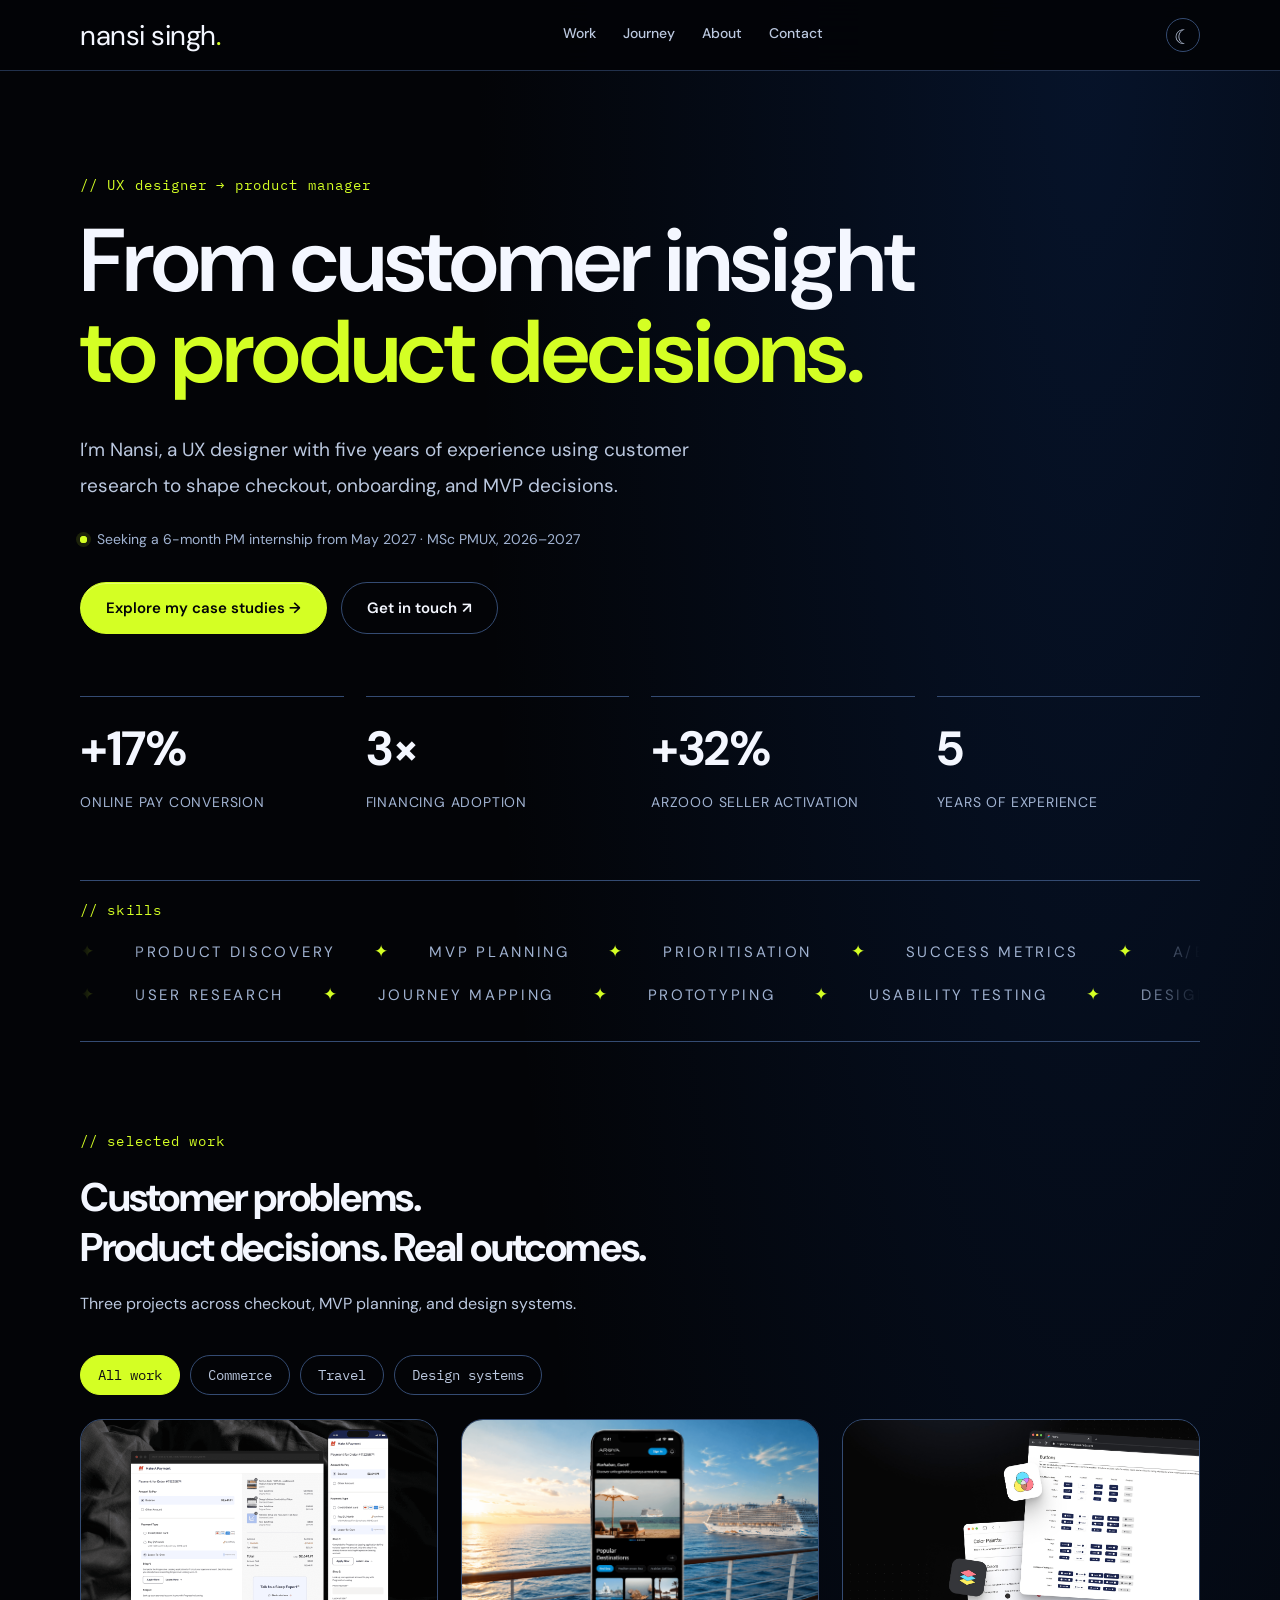
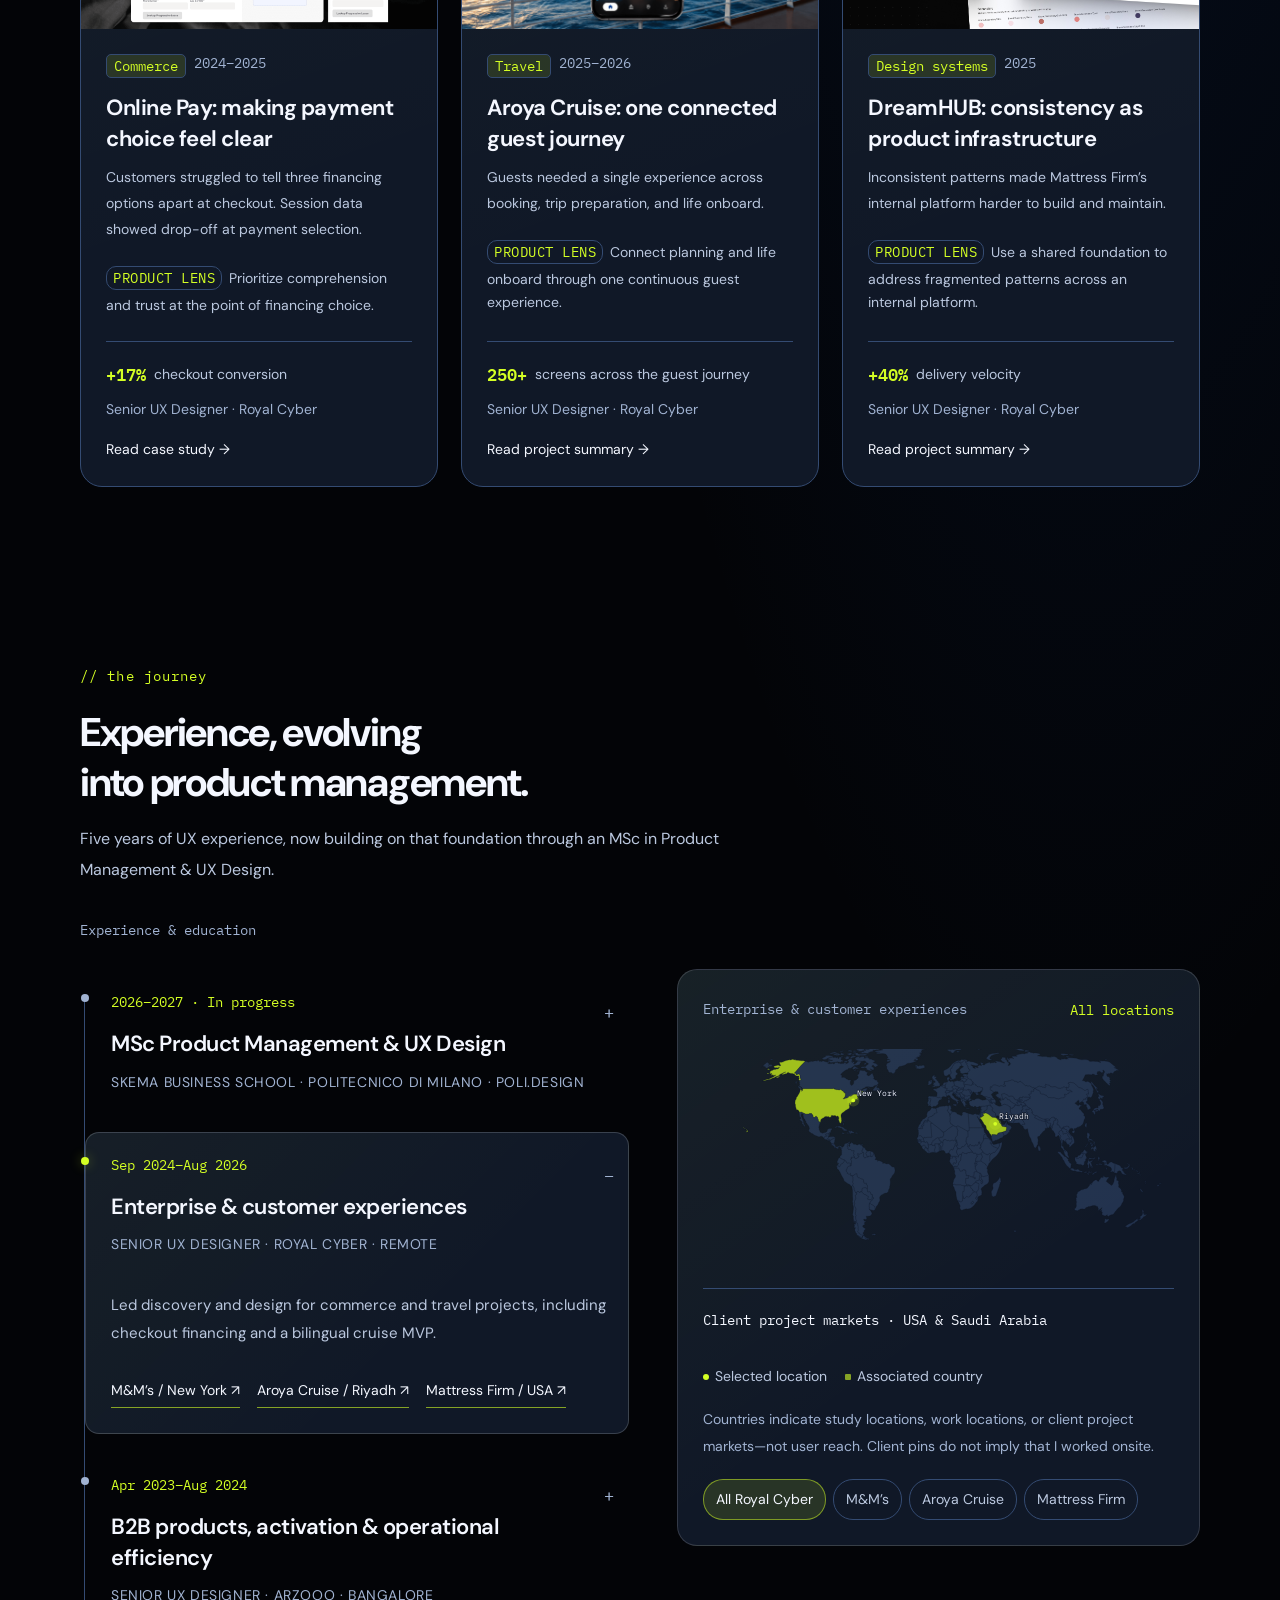
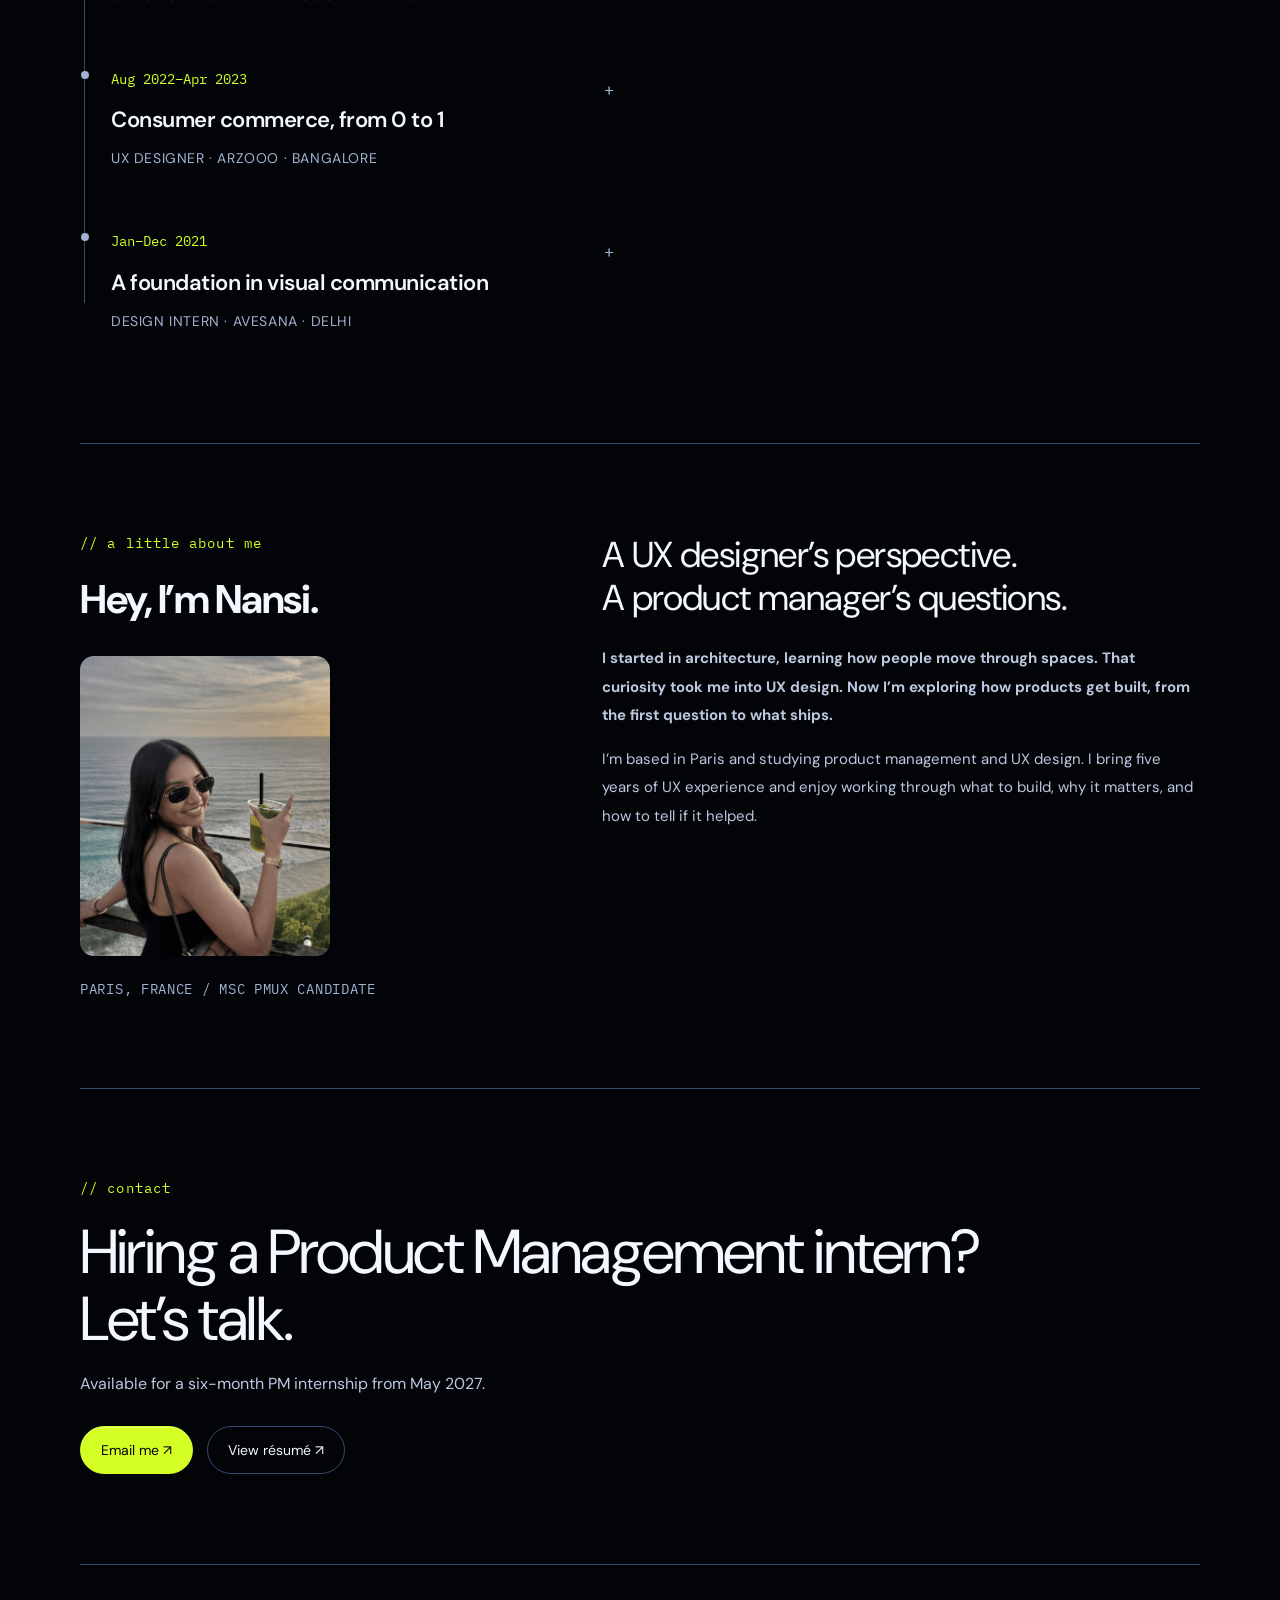
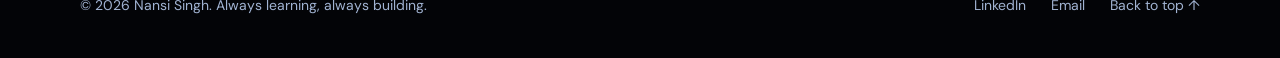
<file: public/index.html>
<!doctype html><html lang="en"><head><meta charset="UTF-8"><meta name="viewport" content="width=device-width, initial-scale=1"><title>Nansi Singh — Product Manager</title><meta name="description" content="Nansi Singh — UX Designer transitioning into Product Management. Explore product case studies, customer research, and measurable outcomes."><link rel="stylesheet" href="style.css"></head><body>
<div class="site-splash" aria-hidden="true">
  <div class="splash-content">
    <div class="splash-label">nansi singh.</div>
    <div class="splash-track"><span></span></div>
  </div>
</div>
<header><div class="nav-inner"><a class="brand" href="#" aria-label="Nansi Singh home">nansi singh<span class="brand-dot">.</span></a><nav aria-label="Main navigation"><a href="#work">Work</a><a href="#journey">Journey</a><a href="#about">About</a><a href="#contact">Contact</a></nav><button id="theme-toggle" aria-label="Switch to light theme" title="Switch theme">☾</button></div></header><main><section class="hero"><div class="eyebrow">// UX designer → product manager</div><h1>From customer insight<br><span>to product decisions.</span></h1><p class="hero-copy">I’m Nansi, a UX designer with five years of experience using customer research to shape checkout, onboarding, and MVP decisions.</p><p class="hero-opportunity"><span class="opportunity-dot" aria-hidden="true"></span> Seeking a 6-month PM internship from May 2027 · MSc PMUX, 2026–2027</p><div class="hero-actions"><a class="button primary" href="#work">Explore my case studies →</a><a class="button secondary" href="https://www.linkedin.com/in/nansisingh/" target="_blank" rel="noopener">Get in touch <span aria-hidden="true">↗</span></a></div><div class="hero-metrics"><div><strong>+17%</strong><span>Online Pay conversion</span></div><div><strong>3×</strong><span>Financing adoption</span></div><div><strong>+32%</strong><span>Arzooo seller activation</span></div><div><strong>5</strong><span>Years of experience</span></div></div></section>
<section class="skills" aria-labelledby="skills-title">
  <div class="skills-heading">
    <h2 id="skills-title" class="eyebrow">// skills</h2>
  </div>
  <div class="skills-row">
    <div class="skills-track">
      <ul class="skills-list" aria-label="Product skills">
        <li>Product discovery</li><li>MVP planning</li><li>Prioritisation</li><li>Success metrics</li><li>A/B testing</li><li>Stakeholder alignment</li>
      </ul>
    </div>
  </div>
  <div class="skills-row">
    <div class="skills-track">
      <ul class="skills-list" aria-label="Design skills">
        <li>User research</li><li>Journey mapping</li><li>Prototyping</li><li>Usability testing</li><li>Design systems</li><li>Design handoff</li>
      </ul>
    </div>
  </div>
</section>
<section id="work"><div class="eyebrow">// selected work</div><h2>Customer problems.<br>Product decisions. Real outcomes.</h2><p class="section-intro">Three projects across checkout, MVP planning, and design systems.</p><div class="filters" role="group" aria-label="Filter projects"><button class="selected" aria-pressed="true" data-filter="all">All work</button><button aria-pressed="false" data-filter="commerce">Commerce</button><button aria-pressed="false" data-filter="travel">Travel</button><button aria-pressed="false" data-filter="systems">Design systems</button></div><p id="filter-status" class="sr-only" role="status"></p><div id="projects" class="project-grid"></div></section><section id="journey"><div class="eyebrow">// the journey</div><h2>Experience, evolving<br>into product management.</h2><p class="section-intro">Five years of UX experience, now building on that foundation through an MSc in Product Management &amp; UX Design.</p><div class="timeline-controls"><span>Experience &amp; education</span><span id="timeline-status" class="sr-only" role="status"></span></div><div class="journey-layout"><div class="timeline"><details data-role="study"><summary><span class="timeline-date">2026–2027 · In progress</span><h3>MSc Product Management & UX Design</h3><span class="timeline-role">SKEMA Business School · Politecnico di Milano · POLI.design</span></summary><div class="timeline-body"><p>Studying product management and UX across Paris and Milan.</p></div></details><details data-role="royal" open><summary><span class="timeline-date">Sep 2024–Aug 2026</span><h3>Enterprise & customer experiences</h3><span class="timeline-role">Senior UX Designer · Royal Cyber · Remote</span></summary><div class="timeline-body"><p>Led discovery and design for commerce and travel projects, including checkout financing and a bilingual cruise MVP.</p><div class="experience-links"><button data-map-project="mm">M&M’s / New York ↗</button><button data-map-project="aroya">Aroya Cruise / Riyadh ↗</button><button data-map-project="mattress">Mattress Firm / USA ↗</button></div></div></details><details data-role="arzooo-senior"><summary><span class="timeline-date">Apr 2023–Aug 2024</span><h3>B2B products, activation & operational efficiency</h3><span class="timeline-role">Senior UX Designer · Arzooo · Bangalore</span></summary><div class="timeline-body"><p>Owned Falcon’s onboarding strategy and helped simplify GoSeller workflows. Arzooo reported a 32% increase in seller activation.</p></div></details><details data-role="arzooo-ux"><summary><span class="timeline-date">Aug 2022–Apr 2023</span><h3>Consumer commerce, from 0 to 1</h3><span class="timeline-role">UX Designer · Arzooo · Bangalore</span></summary><div class="timeline-body"><p>Led GoStor design across platforms and used A/B testing to improve checkout. Reported conversion increased 22%.</p></div></details><details data-role="avesana"><summary><span class="timeline-date">Jan–Dec 2021</span><h3>A foundation in visual communication</h3><span class="timeline-role">Design Intern · Avesana · Delhi</span></summary><div class="timeline-body"><p>Created visual assets and supported client projects.</p></div></details></div><aside class="map-panel"><div class="map-title"><span id="map-location"></span><button id="all-markets">All locations</button></div><svg class="world-map" viewBox="0 10 1000 470" role="img" aria-labelledby="map-title map-desc"><title id="map-title">Experience locations</title><desc id="map-desc">Selecting a role highlights the countries and places associated with it.</desc><g class="countries"><path data-country="242" d="M966.9,298.9L967.7,298.4L968.4,299.3L967.5,300.9L965.8,301.3L964.5,301L964.6,299.6L965.8,298.5ZM972.6,296L970.7,296.8L968.9,297.4L968.8,296.3L970.3,295.6L971.2,295.4L972.9,294.5L972.9,294.5L972.6,296ZM27.1,294.5L27.1,294.5L27.1,294.5L27.6,294.3L27.6,295.8L27.4,296L27.4,296L27.1,294.5Z"/><path data-country="834" d="M590.2,247.9L590.6,248.3L600.2,254.5L600.4,256.3L604.2,259.4L602.9,263.2L603,264.9L604.7,266L604.7,266.8L604,268.7L604.1,269.6L603.9,271.1L604.7,273L605.7,276.1L606.7,276.8L604.5,278.5L601.6,279.7L600,279.7L599,280.6L597.2,280.7L596.5,281.1L593.3,280.2L591.3,280.5L590.7,276.3L589.9,274.8L589.4,274L586.8,273.4L585.3,272.5L583.6,272L582.6,271.4L581.5,270.7L580.1,266.8L578.6,265.1L578.1,263.3L578.4,261.7L577.9,258.8L579.1,258.7L580,257.6L581.1,256L581.7,255.3L581.7,254.3L581.2,253.6L581,252.4L581.8,252L581.9,250.2L580.9,248.5L581.8,248.1L584.7,248.2Z"/><path data-country="732" d="M477.8,159.7L477.8,159.9L477.7,160.5L477.6,165.2L469.2,165L469.1,172.9L466.6,173.2L466,174.8L466.3,179.3L456.2,179.2L455.6,180.3L455.7,179L455.8,179L461.6,178.7L462,177.6L463.1,176.2L464,171.9L467.7,168.6L469,164.7L469.8,164.5L470.7,162.1L472.9,161.7L473.8,162.1L475,162.1L475.8,161.4L477.4,161.3L477.4,159.7Z"/><path data-country="124" d="M212.1,94.2L211.8,94.2L208.9,91.2L208,89.9L204.5,88.7L204.8,86.1L206.3,84.3L204.2,83L205.3,80.7L204,78.5L204.9,77L207.1,75.6L208.4,73.8L205.8,72L206,68.7L206.1,66.7L205.1,65.4L204.5,64.3L204.5,62.8L201.6,63.7L198.2,65.3L197.7,63.4L197.2,62.2L195.7,61.4L193.7,61.3L207.5,45.7L217,35.9L220.1,36.6L222.1,37.8L223.9,38.1L226.7,37L230,36.2L232.6,36.5L236.7,35.3L240.6,34.7L241,35.8L243,35.2L244.6,33.9L245.7,34.2L247,36.5L251.3,34.8L249.8,36.7L252.6,36.3L254,35.6L256.4,35.7L258.5,36.8L262.4,37.8L264.8,38.2L266.9,38L268.6,39.4L264.7,40.7L268,41.2L273.7,40.9L275.8,40.5L276.8,42L280,40.7L278.8,39.6L280.8,38.7L283.3,38.6L285.1,38.3L286.3,38.9L287.3,40.4L289.7,40.2L292.5,41.3L296,40.9L298.9,41L299.8,39.4L301.9,38.9L304.4,39.8L302.8,42.3L305.5,40.2L307.1,40.2L309.7,37.6L308.6,36L307,35L309.2,32.1L312.8,30.3L315.1,30.7L316.3,31.8L317.1,34.7L314.5,36L317.9,36.5L316.2,39.2L320.2,37.1L321.5,38.8L319.7,40.7L320.6,42.5L323.9,40.6L326.7,38.4L328.6,35.5L331.3,35.7L334.1,36.1L336,37.4L335.4,38.7L333.1,40.1L333.7,41.5L332.8,42.8L327.7,44.6L324.6,45L322.9,44.2L321.5,45.6L318.2,47.8L316.9,49L313.5,50.9L310.3,51L308,52.2L306.9,54L304.2,54.3L300.3,56.6L296.2,59.7L294.1,61.9L292.2,65.2L295.1,65.6L294.7,68.3L294.6,70.5L298,69.9L301.6,71.1L303.3,72.2L304.2,73.6L306.7,74.4L308.5,75.6L312.1,75.8L314.5,76L313,78.6L312.5,81.5L312.8,84.8L315.1,87.6L317.3,86.6L319.7,83.6L320.4,79L319.4,77.4L323.6,76.1L327,74L329,72L329.7,70.1L329.2,67.7L327.5,65.6L331.4,62.6L331.6,60.1L332.9,55.7L334.7,55.1L338,55.9L340.1,56.1L342.2,55.4L343.8,56.3L345.7,57.9L345.9,59L349.7,59.2L348.6,61.6L347.9,65.1L349.8,65.6L350.7,67.2L354.5,65.7L357.8,62.6L359.7,61.3L360.5,63.8L362,67.4L363.3,70.8L361.8,72.6L364.2,74.2L365.7,75.9L369.1,76.6L370.3,77.6L370.4,80L372.1,80.4L372.7,81.5L371.9,84.8L370,85.9L368,87L363.9,88L360.3,90.5L356.2,90.9L351.4,90.3L348,90.3L345.5,90.5L342.9,92.6L339.5,94L334.9,97.9L331.3,100.7L333.5,100.2L338.4,96.3L344.1,93.8L347.7,93.5L349.4,94.9L346.6,96.9L346.4,100.2L346.6,102.5L349.2,104L353.3,103.5L356.6,100.1L356.2,102.3L357.4,103.4L354,105.4L348.2,107.2L345.5,108.4L342.3,110.6L340.5,110.4L341.1,107.8L345.9,105.3L342,105.4L339.3,105.8L338.2,104.1L339.4,100L338.6,99.1L336.8,99.6L336.3,98.8L333.8,101.1L332.4,103.4L331.1,104.8L330,105.3L329.2,105.4L328.7,106.2L324.3,106.2L320.7,106.2L319.4,106.8L316.2,109L315.8,109.2L314.7,110.4L312.5,110.4L310.1,110.4L308.9,110.9L309.1,111.5L309,112.4L308.9,112.7L305.3,114.2L302.6,114.7L299.3,116.4L298.7,116.4L298,115.9L297.9,115.4L298,115.1L298.9,114L300.5,112.4L301.8,110.6L302.2,107.9L302.6,105.2L300.6,103.7L301.1,103.2L300.9,102.8L300.2,102.8L299.9,102.4L300,101.6L299.5,101.9L298.8,101.9L299.1,101.6L298.7,101.3L298.7,100.5L297.2,99.5L295.7,98.5L293.8,97.3L292,96.2L289.6,97.1L288.8,97.1L286.2,96.3L284.2,96.7L282.3,95.8L280,95.3L278.5,95.1L278,94.6L278.3,93L277.5,93L277,94.2L272.1,94.2L264.1,94.2L256.1,94.2L249.1,94.2L242.1,94.2L235.1,94.2L228,94.2L225.7,94.2L218.7,94.2ZM320.5,55.4L322.8,54.1L325.7,54.1L325.4,54.7L322.1,56.2L320.6,56.1ZM344.5,28L343.2,26.7L343.8,25.8L344.9,25.7L349.1,25.9L351.6,27.3L351.4,28L349.4,27.9L347.3,27.9L345,28.2ZM327.9,56.4L329.1,55.6L330,55.6L330.2,56.2L328.7,57.6L327.9,57.4L327.7,56.6ZM321.5,22.7L319.8,23.6L317.1,23.4L315.3,22.8L317.2,21.7L320.5,21L321.4,21.9ZM326,16.6L325.1,16.7L321.8,16.5L321.9,15.9L325.6,15.9L326.5,16.3ZM323.3,13.7L324.7,14.5L323.4,15.4L320.3,15.8L319.3,15.3L319.3,14.4L320.1,13.5L322.3,13.6ZM330.9,24.1L328,23.8L323.5,23L323.9,21.7L324.6,20.5L323.6,19.4L319.9,19.1L318.4,18.4L319.9,17.4L323.6,17.6L325.1,18.3L328.7,18.3L329.7,19.1L328.6,20L330.3,20.6L331.1,21.1L333.6,21.2L336.2,21.4L339.6,20.9L343.6,20.7L346.5,20.9L348,21.8L347.7,22.8L346.1,23.4L342.9,24L340.6,23.7L334.9,24ZM295.2,15.1L297.5,15.5L296.1,16.2L292,16.9L290,16.1L292.3,15.4ZM297.4,13.7L299.3,14.1L296.6,14.6L293.5,14.6L293.9,14.2L296.5,13.6ZM371.5,87.3L369.7,89.1L367.5,91.7L369.3,90.7L370.7,91.4L369.6,92.4L371.5,93.2L372.7,92.5L374.8,93.4L373.6,95.6L375.3,95.1L375.3,96.7L375.6,98.6L374,101.2L372.9,101.3L371.4,100.7L372.5,98.3L372,97.9L368.6,100.5L367.2,100.4L369.2,99L367.1,98.3L364.5,98.4L360,98.3L359.9,97.5L361.6,96.4L360.8,95.6L363.2,93.8L366.9,89L368.8,87.4L371.1,86.3L372.1,86.5ZM324.6,48.1L326.4,49.1L328.4,49.9L327.9,51.2L329.6,51L330.6,51.9L328.3,52.7L325.3,52.1L324.8,50.9L321.9,52.3L318.1,53.7L318.3,52.1L315.3,52.4L317.9,51L319.3,48.9L321.4,46.4L322.8,46.7L322.5,47.8L323.8,47.4ZM345.8,29.2L348.2,28.2L351.8,29.4L353.9,30.7L353.5,31.8L357.5,31.2L358.7,32.8L363,33.8L364.2,34.9L364.9,37.3L360.6,38.5L364.6,40.2L367.6,40.8L369.5,43.3L372.6,43.4L371.2,45.3L366.3,48.4L364.2,47.3L362,44.7L359.2,45L358.3,46.6L359.7,48.1L362.1,49.4L362.6,50.1L362.9,52.8L361.3,54.8L359,54L354.6,51.8L356.6,54.2L358.1,55.9L358,56.8L352.7,55.7L348.8,54.1L346.8,52.8L347.9,52L345.4,50.6L343,49.3L342.6,50.1L336.4,50.5L335,49.6L337.4,47.6L341.4,47.5L345.8,47.2L345.6,46.2L347,44.9L350.9,42.3L351,41.1L350.6,40.2L348.2,39L344.5,38.1L346.2,37.4L344.9,35.8L343.2,35.6L342.2,34.8L340.7,35.5L336.8,35.9L329.9,35.3L326.1,34.5L323.1,34.1L322.1,33.2L324.9,32.1L322.1,32L323.2,29.5L326.2,27.2L328.9,26.2L334.4,25.5L331.9,27.2L332.4,28.7L335.5,26.7L341.1,25.7L342.8,28.3L341.5,29.9ZM318.3,24.7L322.2,24.8L325.4,25.4L321,27.6L318.3,28.1L314.9,30L312.7,29.9L313.1,27.7L314,26.5L315.8,25.4ZM268.6,19.9L273.7,18.1L279.2,16.6L282,16.7L284.9,16.3L282.7,18.1L280.4,18.9L278.6,19L274,20.1L270.6,20.4ZM198.5,79.3L200.8,79L197.9,82.4L198.4,84.7L197.5,84.7L197,83.4L197,82L196.5,81.1L196.9,79.8L197.7,78.9ZM308.6,12.5L311.8,12.9L315.9,13.7L316.2,14.7L316,15.7L313.3,15.4L311,14.7L307,14.6L309.4,13.9L307.8,13.4ZM209.7,95.6L208.3,96L205.2,94.7L205.1,93.6L203.6,92.6L203.7,91.7L201.6,91.2L201.7,89.6L202.3,88.9L204.3,89.5L205.5,90L207.5,90.3L207.7,91.3L208,92.7L209.6,94ZM267,24L269.3,24.5L274,24.6L275.2,25.3L276.4,26.4L273.4,27L267,28.8L262.9,30.5L262,31.6L255.6,32.9L255.6,31.7L252.3,30.4L254.2,29.3L257.3,27.5L260.5,25.9L260.1,24.3ZM296.3,20.6L298.4,20.2L300.3,20.3L299.5,21.4L297.4,22.6L290.6,23L284.8,24L281.8,24.1L282.3,23.3L287.3,22.2L278.4,22.5L276.2,22.1L281.1,19.7L283.5,19L288,19.8L290,21.3L293.2,21.5L292.6,19.2L295.2,18.3L296.8,18.6L296.4,19.7ZM292.9,27.4L294.3,28.4L293.6,30.8L292.8,32.6L295.2,33.9L297.9,35.1L296.8,36.3L293.4,36.5L293.9,37.5L292.6,38.4L289.2,38L286.3,37.3L283.8,37.5L279.3,38.4L273.9,38.8L270.1,39L270,37.8L267.8,37.1L265.8,37.3L265,35.3L266.5,35L270,34.6L272.7,34.7L275.7,34.2L272.3,33.6L267.9,33.8L265.1,33.8L264.9,32.8L270.4,31.8L267.3,31.9L264.4,31.2L267.8,29.3L270,28.3L276.6,26.8L278.2,27.2L276.2,28.4L281.2,27.7L282.8,28.9L286.1,27.6L287.2,28.5L286.7,30.9L288.6,29.9L289.3,27.3L291.3,27ZM304,28.3L303.2,26.6L306.4,25.4L308.3,26L312,25.7L312,26.4L309.2,27.6L311.4,28.6L309.4,30.9L305.4,31.9L303.7,31.7L303,30.7L299.6,28.8L300.3,28ZM293.9,26L296.5,25.9L297.6,26.5L294.5,28.1L292.9,26.4ZM315.7,18.5L316.2,19.6L315.2,20.8L312.9,22.6L309.6,22.9L307.8,22.5L309.1,21.1L305.8,21.2L307.3,19.4L309.3,19.5L312.8,18.6L315.3,18.8ZM328.7,9.7L330.6,9.1L332.6,8.9L332.4,8.5L336.6,8.4L337.7,9.5L340.2,9.9L342.7,10.3L342.8,11.8L344.3,12.5L341.3,13.1L336.4,14.8L333,15L329.5,14.7L328.3,13.8L329.1,13L331.1,12.4L327.8,12.4L326.5,11.7L326.4,10.7ZM339.5,7.1L342.6,6.7L344.7,6.6L348.5,6.3L351.9,5.6L353.9,5.7L355.2,6.2L357.7,5.2L360.3,4.9L363.7,4.7L369,4.6L369.7,4.8L375,4.5L378.6,4.6L382.2,4.7L386.6,4.9L390.1,5.1L392.8,5.6L392.3,6.1L387.3,7L382.7,7.4L380.8,7.9L384.6,7.8L379.4,9.1L376.1,9.7L371.6,11.5L367.6,11.8L366.1,12.3L360.5,12.5L362.8,12.8L361.2,13.2L361.9,14.3L359.6,15.1L356.2,15.7L354.7,16.6L351.6,17.3L351.5,17.9L354.7,17.8L354.4,18.3L348.4,19.8L343.9,19.1L338.1,19.5L335.6,19.2L332.1,19.1L332.8,17.9L336.6,17.4L337.1,15.7L338.4,15.6L342.5,16.6L341.2,15.1L338.5,14.6L340.8,13.8L344.5,13.2L345.7,12.5L343.9,11.6L344.2,10.5L349,10.6L350.2,10.8L353.7,10L349.9,9.8L343.5,9.9L341.1,9.2L340.5,8.3L339.1,7.7ZM345.9,41.9L344.2,42.7L341.8,42.8L342,41.5L343.6,40L345.7,39.7L346.9,40.4L346.3,41.5ZM306.4,36.5L306.9,37.5L305.1,38.4L302.9,37.6L301,37.9L299.1,36.7L301.4,35.9L303.6,34.8L305.2,35.6L306.1,36ZM349.5,91.6L350.4,91.3L353.3,92.1L355.3,93.3L355.2,93.8L354.1,93.9L351.3,93ZM348.3,100.1L348.7,101.5L350.3,101.9L352.6,101.8L351.1,103.1L350.1,103.3L347.5,102L347.1,101Z"/><path data-country="840" d="M212.1,94.2L218.7,94.2L225.7,94.2L228,94.2L235.1,94.2L242.1,94.2L249.1,94.2L256.1,94.2L264.1,94.2L272.1,94.2L277,94.2L277.5,93L278.3,93L278,94.6L278.5,95.1L280,95.3L282.3,95.8L284.2,96.7L286.2,96.3L288.8,97.1L289.6,97.1L292,96.2L293.8,97.3L295.7,98.5L297.2,99.5L298.7,100.5L298.7,101.3L299.1,101.6L298.8,101.9L299.5,101.9L300,101.6L299.9,102.4L300.2,102.8L300.9,102.8L301.1,103.2L300.6,103.7L302.6,105.2L302.2,107.9L301.8,110.6L300.5,112.4L298.9,114L298,115.1L297.9,115.4L298,115.9L298.7,116.4L299.3,116.4L302.6,114.7L305.3,114.2L308.9,112.7L309,112.4L309.1,111.5L308.9,110.9L310.1,110.4L312.5,110.4L314.7,110.4L315.8,109.2L316.2,109L319.4,106.8L320.7,106.2L324.3,106.2L328.7,106.2L329.2,105.4L330,105.3L331.1,104.8L332.4,103.4L333.8,101.1L336.3,98.8L336.8,99.6L338.6,99.1L339.4,100L338.2,104.1L339.3,105.8L339.4,106.8L336.5,108.3L333.7,109.3L330.9,110.2L329.1,112L328.6,112.7L328.1,114.3L328.5,116L329.5,116L329.5,114.9L330,115.6L329.6,116.5L327.8,117L326.7,116.9L324.8,117.4L323.7,117.6L322.2,117.7L319.9,118.6L323.7,118.1L324.2,118.6L320.6,119.6L319,119.6L319.2,119.2L318.2,120L318.9,120.2L317.8,122.4L315.4,124.8L315.4,124L314.9,123.8L314.3,123L314.4,124.7L314.9,125.2L314.6,126.4L313.5,127.6L311.5,130.1L311.3,129.9L312.6,127.8L311.6,126.7L312,124.1L311.2,125.4L311.2,127.4L309.7,126.9L311.2,127.9L310.5,130.8L311.2,131.1L311.2,132.1L310.8,135.2L308.7,137.5L305.9,138.4L303.9,140.2L302.6,140.4L301,141.6L300.4,142.6L297.2,144.6L295.5,146.1L293.9,147.9L293,150.1L293,152.3L293.3,154.9L294,157.1L293.8,158.5L294.4,162.1L293.9,164.2L293.6,165.4L292.6,167.3L291.8,167.6L290.6,167.3L290.4,165.9L289.6,165.2L288.7,162.5L287.9,160.2L287.8,159L288.7,156.9L288.3,155.2L286.9,152.6L286,152.1L283.1,153.5L282.7,153.4L281.7,151.9L280.3,151.2L277.4,151.6L275.2,151.2L273.2,151.4L272,151.9L272.3,152.7L272,154L272.4,154.6L271.8,155L271,154.5L269.9,155.1L268,155L266.5,153.4L264.2,153.8L262.5,153.1L260.9,153.3L258.6,154L255.7,156.3L252.9,157.6L251.1,159.1L250.2,160.5L249.7,162.7L249.6,164.1L249.8,165.2L248.8,165.3L247.1,164.6L245.3,163.6L244.9,162.2L244.8,160L243.7,158.3L243.3,156.4L242.5,154.3L241,153.1L238.9,153.1L236.7,155.6L234.8,154.7L233.7,153.7L233.5,152L233.1,150.4L232,149L231,148.1L230.4,147L226,147L225.6,148.2L223.6,148.2L218.5,148.3L213.4,146.1L210.1,144.6L210.5,144L207.2,144.3L204.2,144.5L204.3,143L203.3,141.2L202.2,140.8L202.3,139.9L200.9,139.8L200.3,138.9L198.1,138.6L197.6,138.1L197.9,136.4L196.7,133.3L196.3,129L196.6,128.3L195.9,127.3L195.1,124.7L195.8,122.2L195.3,120.5L196.9,118L198,115.4L198.3,113L200.7,110.1L202.3,107.4L204,104.6L205.7,100.6L206.3,98L206.4,96.6L207,96L209.8,97L209.6,99.9L210.6,99.1L211.5,96.6ZM94.5,183.1L94.9,183.4L95.2,183.8L95.6,184.9L95.5,185.1L94.3,185.7L93.4,186.2L92.9,186.7L92.3,186.3L92.6,185.4L92.5,184.3L92.7,183.9L93.3,183.4L93.2,182.8L93.5,182.5L93.6,182.6ZM93.5,181L93.2,181.4L92.3,181.6L92,180.9L91.8,180.7L91.8,180.5L92.1,180.2L93,180.5ZM91.9,179.7L91.7,180.1L90.3,180L90.6,179.6ZM89,178.1L89.2,178.3L89.7,179.3L89.5,179.5L89.3,179.4L88.4,179.3L88.3,178.6L88.2,178.5ZM86,176.5L85.8,177.2L85.4,177.5L84.7,177L84.9,176.8L85.4,176.4ZM138.5,61.1L140,61.4L139.2,62.5L137.4,62.9L136.5,62.4L135.9,61.6ZM161.2,67.9L162.5,68.1L162.7,69L159.6,70.4L156.5,71.5L156,70.7L156.8,69.4L159.7,68.4ZM217,35.9L207.5,45.7L193.7,61.3L195.7,61.4L197.2,62.2L197.7,63.4L198.2,65.3L201.6,63.7L204.5,62.8L204.5,64.3L205.1,65.4L206.1,66.7L206,68.7L205.8,72L208.4,73.8L207.1,75.6L204.9,77L204.4,76L203.1,75L204.3,72.5L203.1,70.2L203.9,67.5L201.9,67.3L198.5,67.2L196.5,66.4L194.3,63.5L192.7,63L189.7,62L186.5,62.2L183.3,60.9L181.8,59.7L178.9,60.3L177.6,62.3L176.2,62.4L173.2,63L170.4,64L167.5,64.6L168.6,62.9L172.1,60.2L175.2,59.3L175.2,58.6L171,60.2L167.9,62L162.9,64L163.3,65.4L159.5,67.4L156,68.6L153.1,69.5L151.4,70.8L146.6,72.2L144.8,73.6L141.1,74.8L139.7,74.6L137,75.4L133.8,76.4L131.1,77.4L126.5,78.2L126.6,77.7L130.2,76.4L133.2,75.5L137,73.9L140,73.6L142.2,72.4L146.8,70.7L147.8,70.1L150.3,69.1L152.6,66.9L155.2,65.2L151.9,66.1L151.6,65.6L149.5,66.6L149.4,65.2L147.9,66.2L148.3,64.8L145.1,65.9L143.7,65.9L145.1,64.3L146.5,63.2L146,62.2L142.7,62.8L142.1,61.5L141.3,60.8L142.9,59.2L142.4,58L144.8,56.4L148.1,54.9L150.4,53.5L152.3,53.3L153.3,53.7L156.4,52.4L157.7,52.6L160.1,51.8L161,50.5L160.3,50L163,49L161.7,49L158.8,49.6L157.5,50.2L156.5,49.6L153.2,49.9L150.9,49.3L151.2,48.2L150.2,46.6L154.4,45.5L160.5,44.2L162.1,44.2L160.4,45.5L164.9,45.4L165,43.8L163.6,42.8L163.6,41.4L162.9,40.3L161.1,39.5L163.8,38.1L167.5,38L171.4,36.8L173.4,35.6L176.8,34.3L179.1,34L184.2,32.9L185.9,33.1L190.5,31.7L192.9,32.2L193,33.4L194.4,32.9L197.6,33L196.8,33.6L199.4,34.1L201.7,33.8L205.1,34.6L208.6,34.9L209.8,35.2L212.9,34.8L215.2,35.6ZM137,51.7L137.7,52.3L139.4,52L140.3,52.7L142,53.1L141.5,53.4L139.3,53.9L138.3,53.3L138,52.8L136,53L135.8,52.8Z"/><path data-country="398" d="M704.5,93.5L703.5,95.5L701.7,95.8L702.7,98.8L701.9,100.2L696.8,99.2L697,104.6L696,105.3L691.6,106.5L695.5,111.8L694.1,112.5L694.8,114.3L693.2,113.8L691.6,112.7L687.9,112.4L683.9,112.3L683.1,112.7L679.3,111.4L678.1,112L678.2,113.8L674,112.8L672.5,113.2L672.3,114.5L671.1,115.1L668.4,117.2L667.9,119.4L667,119.5L665.9,118L662.8,117.9L661.7,115.4L660.5,115.4L659.9,112.3L656.5,110.1L652.4,110.3L649.7,110.8L646.7,108L644.5,106.9L640.2,104.7L639.7,104.4L634,106.2L636.5,117.5L635.3,117.6L633.1,115.2L631.3,114.4L628.6,115L627.8,116L627.5,115.3L627.8,114L627.2,112.9L624.1,111.9L622.5,109.2L621,108.4L620.7,107.4L623.1,107.7L622.8,105.5L624.7,105L626.9,105.4L626.7,102.5L625.8,100.6L623.5,100.8L621.3,100L618.9,101.3L616.8,102L615.5,101.5L615.4,99.9L613.4,97.9L611.7,98L609.3,96L610.2,93.7L609.4,93.1L610.5,89.8L613.3,91.5L613.1,89.4L617.1,86.2L620.7,86.1L626.3,88.1L629.3,89.3L631.5,88.1L635.1,88L638.5,89.6L638.9,88.7L642.2,88.8L642.4,87.4L638.1,85.4L639.9,83.9L639.2,83.1L641.1,82.4L638.9,80.4L639.6,79.4L647.8,78.3L648.6,77.6L653.9,76.6L655.5,75.4L659.8,76L661.6,79L663.7,78.3L667,79.3L667.4,80.9L669.5,80.7L674.2,78L673.7,78.9L677.5,81.1L685.5,88.6L686.2,87.1L690,88.8L693,88L694.5,88.5L696.3,90.2L698.2,90.8L699.7,92.1L702.5,91.7Z"/><path data-country="860" d="M636.5,117.5L634,106.2L639.7,104.4L640.2,104.7L644.5,106.9L646.7,108L649.7,110.8L652.4,110.3L656.5,110.1L659.9,112.3L660.5,115.4L661.7,115.4L662.8,117.9L665.9,118L667,119.5L667.9,119.4L668.4,117.2L671.1,115.1L672.3,114.5L673.1,114.9L671.6,116.8L673.7,118L675.2,117.2L678.5,118.8L676,121L674,120.7L673,120.8L672.5,120L672.6,118.5L669.5,119.3L669.2,121.2L668.5,122.9L666.4,122.8L666.1,124.1L668,124.9L669.1,127.2L668.4,130.3L666.4,129.6L665,129.6L664.7,127.7L661.1,126.4L658.2,124.9L656.3,123.5L653,121.3L651.1,118.2L650.1,117.6L647.5,117.7L646.5,117.1L645.6,114.7L642,113.1L640.4,114.8L638.5,115.9L639.2,117.4Z"/><path data-country="598" d="M874.9,253L879.4,255.1L884.2,256.9L886,258.5L887.4,260L887.7,261.8L892,263.7L892.5,265.4L890,265.7L890.5,267.7L892.6,269.8L894,273L895.6,272.9L895.3,274.3L897.3,274.8L896.4,275.4L899.1,276.7L898.7,277.6L896.9,277.8L896.3,277L894.1,276.6L891.5,276.2L889.7,274.2L888.3,272.5L887.2,269.8L883.9,268.5L881.6,269.4L879.9,270.4L880,272.6L877.8,273.7L876.4,273.2L873.6,273.1L874.4,263ZM905.7,256.3L906.6,257.2L906.9,258.8L906,259.7L905.6,257.9L905,256.7L903.9,255.7L902.4,254.3L900.5,253.4L901.3,252.7L902.7,253.6L903.6,254.2L904.7,255ZM901.7,263L900.2,263.7L898.8,264.4L897.4,264.4L895.3,263.5L893.8,262.7L894.1,261.7L896.5,262.2L897.9,261.9L898.4,260.5L898.8,260.4L899,262L900.5,261.8L901.3,260.7L902.9,259.6L902.7,257.8L904.3,257.8L904.8,258.3L904.6,260L903.6,261.9L902.2,262.1ZM911,261.4L911.8,262.1L912.9,264.1L914.1,265.1L913.7,266L912.9,266.3L911.8,265.1L910.8,263.2L910.4,260.8L910.8,260.5Z"/><path data-country="360" d="M874.9,253L874.4,263L873.6,273.1L871.5,270.5L868.9,269.9L868.1,270.8L864.8,270.9L866.1,268.4L867.9,267.5L867.4,264.2L866.3,261.6L861.3,259L859.1,258.7L855.3,255.9L854.4,257.4L853.4,257.7L852.8,256.5L852.9,255.2L850.9,253.7L853.8,252.6L855.7,252.6L855.5,251.8L851.6,251.8L850.6,250L848.2,249.4L847.1,247.9L850.7,247.1L852,246.1L856.3,247.4L856.7,248.5L857.4,253.5L860,255.4L862.4,252.1L865.5,250.2L867.8,250.2L870.1,251.3L872,252.4ZM831.1,272.4L831.3,273L831.3,273.9L829.4,276.2L827,276.9L826.7,276.5L827.1,275.5L828.4,273.6ZM856.1,266.2L856,263.9L856.6,262.8L857.2,261.8L857.7,262.7L857.7,264.1ZM813.2,232.3L811.8,235L813.9,238L813.4,239.4L816.4,242.2L813.3,242.6L812.4,244.7L812.5,247.5L809.9,249.6L809.8,252.6L808.7,257.3L808.3,256.3L805.2,257.6L804.2,255.8L802.4,255.6L801.1,254.6L797.9,255.7L796.9,254.2L795.2,254.4L793,254L792.7,249.9L791.4,249L790.1,246.4L789.7,243.7L790,240.9L791.6,238.8L792.1,240.9L793.9,242.6L795.6,242L797.3,242.2L798.8,240.7L800.1,240.4L802.6,241.3L804.8,240.6L806.1,236.3L807.1,235.3L807.9,231.8L810.9,231.8ZM843.9,253.6L846.8,254.5L847.7,256.9L845.5,255.6L843.3,255.3L841.8,255.5L840,255.4L840.6,253.7ZM837.2,256.7L835.4,256.1L834.9,254.8L837.6,254.6L838.2,255.6ZM840.2,238.3L840.4,240L841.9,240.3L842.2,241.5L842.1,244.2L840.7,243.9L840.3,245.8L841.4,247.4L840.7,247.8L839.6,245.8L838.8,241.9L839.3,239.4ZM826.9,242.3L830,242.2L832.6,239.9L833,240.6L830.9,243.7L828.9,244.3L826.4,243.7L821.9,243.8L819.6,244.3L819.2,246.6L821.6,249.3L823,247.9L828,246.9L827.8,248.3L826.6,247.9L825.4,249.7L823.1,250.9L825.5,254.8L825,255.9L827.2,259.4L827.1,261.4L825.6,262.3L824.7,261.3L826.1,258.7L823.4,259.9L822.8,259.1L823.2,257.9L821.3,256.1L821.6,253.1L819.8,254L819.9,257.6L819.8,262L818.1,262.5L817,261.6L817.9,258.7L817.6,255.8L816.5,255.7L815.7,253.6L816.9,251.6L817.3,249.2L818.7,244.5L819.2,243.3L821.5,241L823.6,241.9ZM818.3,276.6L815,274.4L817.6,273.8L818.9,274.7L819.7,275.7L819.5,276.5ZM821.6,271.3L823.4,271L825.9,269.9L825.3,271.6L821.3,272.5L817.8,272.1L817.9,271L820,270.3ZM813.5,270.7L815.1,270.5L815.7,271.8L812.6,272.4L810.7,272.8L809.3,272.8L810.3,271L811.8,271L812.6,269.9ZM788,264.8L788.3,265.9L793.3,266.2L794,264.9L798.8,266.4L799.7,268.4L803.6,268.9L806.7,270.8L803.6,271.9L800.8,270.7L798.4,270.8L795.6,270.5L793.2,270L790.2,268.8L788.3,268.5L787.1,268.9L782.4,267.6L782,266.3L779.6,266.1L781.6,263.1L784.8,263.3L786.9,264.5ZM777.5,248.3L778,250.5L778.9,252.2L780.8,252.5L782.1,254.4L781.3,258.2L781,263L778,263.1L775.9,260.5L772.6,258L771.5,256.1L769.6,253.6L768.3,251.3L766.3,247L764,244.4L763.2,241.8L762.2,239.4L759.8,237.5L758.3,234.8L756.3,233.1L753.4,229.7L753.1,228.1L754.8,228.3L758.9,228.9L761.4,231.9L763.5,234L765,235.2L767.6,238.5L770.3,238.6L772.6,240.7L774.1,243.3L776.1,244.7L775.1,247.2L776.6,248.3Z"/><path data-country="32" d="M342.6,406.6L344,408L345.9,410.2L349.4,411.9L352.9,412.7L352.3,414.1L350.2,414.3L348.7,413.2L347.3,413.2L344.9,413.1ZM353.4,338.3L353.1,340.8L352.9,343.9L353.5,347L353,347.7L353.2,349.7L353.3,351.3L356.9,354L356.9,356.1L358.7,357.5L358.9,359L357.2,362.9L353.9,364.6L349.1,365.2L346.3,364.9L347.2,366.7L347.2,369L348,370.6L346.8,371.7L344.4,372.1L341.8,371L341,371.8L342.1,374.8L343.9,375.7L345,374.8L346.1,376.4L344.1,377.3L342.7,379.2L343.1,382.3L343,383.9L340.7,383.9L339.3,385.5L339.2,387.7L342.2,389.9L344.6,390.5L344.6,393.2L342.3,394.9L341.9,398.4L340.1,399.6L339.6,401L341.4,404.1L343.5,405.8L342.4,405.6L340.2,405.2L334.5,404.8L332.9,403.1L332.2,400.8L330.7,401L329.5,400L328.2,396.8L329.6,395.5L329.7,393.6L329,392.1L329.4,389.5L329.1,385.5L328.3,383.7L329.2,383.1L328.6,382L327.3,381.4L327.8,380.1L326.3,378.9L324.8,375.4L325.6,374.8L324.2,371.1L324,367.9L324,365.2L325.2,364.1L323.7,361L323.1,358.2L324.5,356.2L323.9,353.6L324.7,350.6L324.2,347.7L323.4,347.2L321.2,341.8L322.2,338.6L321.4,335.6L321.9,332.8L323.1,329.9L324.6,328L323.6,326.8L324,325.8L323.2,320.6L325.8,319.1L326.3,315.9L325.9,315.1L327.7,312.3L331.2,313.1L333,315.3L333.7,312.8L336.7,312.9L337.2,313.6L342.5,318.6L344.7,319.1L348.1,321.4L350.9,322.6L351.5,324L349.5,328.7L352.2,329.5L355.2,330L357.1,329.5L359.2,327.1L359.3,324.4L360.5,323.8L362,325.6L362.2,328.1L360.3,329.8L358.7,331L356.2,334Z"/><path data-country="152" d="M342.6,406.6L344.9,413.1L347.3,413.2L348.7,413.2L348.4,414.4L346.8,415.3L345.7,415.2L344.2,415L342.3,414.1L339.8,413.7L336.3,412.1L333.4,410.5L329,407.2L331.2,407.8L335.1,409.8L338.5,410.8L339.2,409.5L339.2,407.5L340.9,406.3ZM317.6,299.2L319.1,301.3L319.7,303.5L321.2,304.8L320.7,307.8L322.5,311.3L324.1,315.5L325.9,315.1L326.3,315.9L325.8,319.1L323.2,320.6L324,325.8L323.6,326.8L324.6,328L323.1,329.9L321.9,332.8L321.4,335.6L322.2,338.6L321.2,341.8L323.4,347.2L324.2,347.7L324.7,350.6L323.9,353.6L324.5,356.2L323.1,358.2L323.7,361L325.2,364.1L324,365.2L324,367.9L324.2,371.1L325.6,374.8L324.8,375.4L326.3,378.9L327.8,380.1L327.3,381.4L328.6,382L329.2,383.1L328.3,383.7L329.1,385.5L329.4,389.5L329,392.1L329.7,393.6L329.6,395.5L328.2,396.8L329.5,400L330.7,401L332.2,400.8L332.9,403.1L334.5,404.8L340.2,405.2L342.4,405.6L340.4,405.6L339.5,406.3L337.8,407.4L338.5,410.1L337.5,410.2L334.6,409.3L331.2,407.2L327.8,405.5L326.4,403.7L326.4,401.9L324.5,400L322.4,394.9L322.5,392L324.2,389.7L320.4,388.8L321.8,386.1L321.1,381.1L324.1,382.1L323.5,375.8L321.7,375L322,378.8L320.3,378.4L319.9,374L319.2,368.3L319.8,366.2L318.3,363.2L317.3,359.7L318.3,359.6L318.7,354.7L319.4,349.7L319.5,345.1L318.1,340.5L318.4,337.9L317.4,334.1L318.2,330.3L317.8,324.3L317.7,317.9L317.6,310.9L316.8,305.9L315.8,301.5L317.1,300.7Z"/><path data-country="180" d="M577.9,258.8L578.4,261.7L578.1,263.3L578.6,265.1L580.1,266.8L581.5,270.7L580.5,270.4L576.9,270.9L576.2,271.2L575.4,273.2L575.9,274.6L575.4,278.2L575,281.3L575.7,281.9L577.5,283.1L578.2,282.5L578.3,285.8L576.3,285.8L575.3,284.1L574.3,282.8L572.3,282.4L571.8,280.7L570.1,281.7L568,281.3L567.2,279.9L565.5,279.6L564.3,279.7L564.2,278.7L563.2,278.6L562,278.5L560.4,278.9L559.2,278.8L558.6,279.1L558.8,275.5L557.9,274.3L557.8,272.4L558.2,270.6L557.7,269.4L557.6,267.4L554.4,267.5L554.7,266.4L553.3,266.4L553.2,266.9L551.5,267L550.8,268.8L550.4,269.6L549,269.1L548.1,269.6L546.3,269.8L545.3,268.2L544.7,267.2L544,265.4L543.4,263.1L535.5,263L534.6,263.4L533.8,263.4L532.7,263.8L532.3,262.8L533,262.5L533.1,261.1L533.6,260.4L534.5,259.7L535.2,260L536.1,258.8L537.6,258.9L537.7,259.7L538.7,260.3L540.3,258.4L541.9,256.9L542.5,255.9L542.5,253.3L543.6,250.4L544.8,248.8L546.6,247.3L546.9,246.3L547,245.2L547.4,244.1L547.3,242.4L547.6,239.6L548.1,237.7L548.9,236.1L549,234.2L549.3,232.1L550.3,230.5L551.7,229.5L553.9,230.6L555.6,231.7L557.6,232L559.5,232.6L560.3,230.7L560.7,230.5L561.9,230.8L564.8,229.3L565.9,229.9L566.8,229.8L567.1,229.1L568.1,228.8L570.1,229.2L571.8,229.2L572.7,228.9L574.3,231.4L575.5,231.8L576.2,231.3L577.5,231.5L579,230.8L579.6,232.2L581.9,234.2L581.8,237.8L582.9,238.2L582,239.3L581,240.1L580,241.7L579.4,243.2L579.3,245.6L578.7,246.8L578.7,249.1L577.9,250L577.8,251.8L577.4,252.1L577.2,253.7L577.8,255.1Z"/><path data-country="706" d="M610.6,250.2L609,247.6L608.9,236.4L611.2,232.9L611.9,232L613.6,231.9L616,229.7L619.4,229.6L626.7,220.4L628.5,217.8L629.6,215.9L629.5,214.3L629.4,211.2L629.4,209.9L629.4,209.9L630.2,209.8L631.4,209.4L632.8,209L634,208L635,208L635.1,208.8L635,210.6L635,212.2L634.5,213.4L633.9,216.7L632.8,220.1L631.2,224.1L629.1,228.6L626.9,232L623.8,236.2L621.1,238.7L617.2,241.8L614.7,244.1L611.8,247.8L611.2,249.5Z"/><path data-country="404" d="M604.2,259.4L600.4,256.3L600.2,254.5L590.6,248.3L590.2,247.9L590.1,244.7L590.9,243.4L592.2,241.4L593.2,239.1L592,235.6L591.6,234.1L590.4,231.9L592,230.1L593.7,228.1L595.1,228.6L595.2,230.3L596.1,231.3L597.9,231.3L601.3,233.9L602.2,234L602.8,233.9L603.4,234.2L605.1,234.5L605.9,233.2L608.3,231.9L609.4,232.9L611.2,232.9L608.9,236.4L609,247.6L610.6,250.2L608.7,251.4L608,252.7L607,252.9L606.6,255.1L605.8,256.3L605.2,258.4Z"/><path data-country="729" d="M565.1,219.7L563.1,218.3L562.2,217.4L562,216.5L562.4,215.2L562.3,213.9L560.8,212L560.5,210.7L560.5,210L559.5,209L559.4,207.3L558.8,206.1L557.9,206.2L558.2,205.1L558.8,203.8L558.5,202.6L559.3,201.6L558.7,200.9L559.4,199L560.5,196.7L562.8,196.9L562.3,184.7L562.2,183.4L565.2,183.4L565,177.2L575.4,177.2L585.5,177.2L595.8,177.2L596.9,180.2L596.3,180.8L596.9,184L598.1,187.6L599.1,188.4L600.6,189.6L599.4,191.3L597.5,191.8L596.7,192.8L596.5,194.8L595.6,199.4L595.9,200.6L595.6,203.2L594.7,206.3L593.1,207.8L592.1,210.2L591.9,211.4L590.6,212.3L589.9,215.5L590,218.3L590,215.9L589.6,215.8L589.6,214.3L589.2,213.2L587.8,212L587.5,209.8L587.7,207.5L586.5,207.3L586.3,208L584.7,208.1L585.4,209L585.7,210.9L584.3,212.6L583,214.8L581.6,215.1L579.4,213.3L578.4,214L578.1,214.9L576.8,215.4L576.7,216.1L574.1,216.1L573.7,215.4L571.8,215.3L570.9,215.9L570.1,215.6L568.7,213.8L568.2,213L566.3,213.4L565.6,214.8L565,217.6L564.1,218.1L563.3,218.5Z"/><path data-country="148" d="M562.3,184.7L562.8,196.9L560.5,196.7L559.4,199L558.7,200.9L559.3,201.6L558.5,202.6L558.8,203.8L558.2,205.1L557.9,206.2L558.8,206.1L559.4,207.3L559.5,209L560.5,210L560.5,210.7L558.8,211.2L557.5,212.5L555.6,215.8L553.2,217.3L550.6,217.1L549.8,217.4L550.1,218.4L548.8,219.5L547.6,220.7L544.3,221.9L543.6,221.2L543.2,221.1L542.7,221.9L540.5,222.2L540.9,221.3L540.1,219.2L539.7,217.9L538.5,217.4L537,215.6L537.5,214.2L538.7,214.5L539.5,214.2L540.9,214.3L539.5,211.5L539.5,209.4L539.3,207.4L538.3,205.4L538.5,204L536.8,203.9L536.8,201.9L535.7,200.8L536.7,196.7L540,193.8L540.1,189.8L540.9,183.5L541.5,182.2L540.4,181.1L540.3,180.1L539.3,179.3L538.5,174.5L541.1,172.8L551.6,178.7Z"/><path data-country="332" d="M312.8,184.2L312.8,185.9L312.5,187.1L311.8,187.6L312.3,188.6L312.2,189.4L310.5,188.9L309.3,189.1L307.7,188.9L306.4,189.4L305.1,188.5L305.4,187.5L307.8,187.9L309.7,188.2L310.8,187.5L309.7,186.1L309.9,185L308.3,184.5L309,183.6L310.5,183.8Z"/><path data-country="214" d="M312.2,189.4L312.3,188.6L311.8,187.6L312.5,187.1L312.8,185.9L312.8,184.2L313.1,183.7L315.2,183.7L316.6,184.5L317.3,184.5L317.7,185.5L319.1,185.5L318.9,186.4L320.1,186.5L321.2,187.7L320.1,188.9L319,188.2L317.8,188.4L316.9,188.2L316.4,188.8L315.4,189L315,188.2L314.1,188.7L312.9,190.8L312.2,190.3Z"/><path data-country="643" d="M666.4,8.8L669.7,8.4L674.3,9.4L680.7,11.5L682.3,13.5L678.6,13.8L672.9,13.1L669.1,12.3L666.1,10.7L663.3,10.3ZM686.7,12.6L692.6,13.9L693,14.8L683.5,15.7L683.9,12.7L685.2,12.5ZM761.4,19.9L766.5,20L774.9,21.2L775.5,23L768.4,23L765.9,23.6L760.4,22L759.5,20.3ZM781.5,21.8L787,22.4L786,23.4L782.7,23.1L778,22.2L777.5,21.4ZM771.1,26.6L771.8,25.6L774,25.4L777.8,26.4L778.8,27L775.8,27L771.6,26.8ZM580,9.8L583.3,9.4L586,9.3L586.7,9.9L587.4,9.4L588.9,9.1L591.8,9.5L591.3,9.8L589.1,10.1L587.5,10.3L587.5,10.6L585.6,11L583.4,10.5L584,9.8ZM551.5,78.4L547.4,78.5L544.6,78.1L544.9,76.9L547.9,75.9L550.4,76.4L551.4,76.9L551.3,77.7ZM603.3,25.7L607,23.5L605.9,22.4L609.6,21.1L615,19.6L621,19.1L623.7,18.3L627.2,18L629.1,18.9L628.2,19.6L622.2,20.8L617.1,22L612.3,24.3L610.5,26.7L608.5,29.1L609.8,31.2L614.4,33.3L613.3,33.6L606.7,33.2L605.7,32.1L601.9,31.4L601.1,30L602.9,29.5L602.2,28.1L605.2,26ZM825.4,80.2L828.2,83.1L830.2,86L833.2,89L839.1,94.2L835,93.2L836.3,97.6L840.5,100.7L841.7,102.8L838.8,100.9L838.7,103.3L836.7,100.7L835.2,97.8L832.9,94.6L832,92.3L829.4,88.3L826.1,85.4L823.4,81.4L824.6,80.1L822.7,78.7L823.4,78.3ZM136.2,37.9L136.2,37.9L138.7,39.9L140.8,42.5L138.7,44.2L139.3,44.8L141.1,42.9L146.2,43.3L147.4,45.8L144.1,47L140.3,47.2L137.3,49.9L135.8,50.4L134,50.4L133.4,49.4L131.5,48.6L132.4,47.5L130.8,47L128,47.4L128,46.4L129.6,45.4L126.4,46.1L125.8,47.3L123.3,48.5L123.3,48.5L136.2,37.9ZM876.7,48.5L876.7,48.5L875.4,49.7L872.4,49.5L876,50.9L879.8,53.2L881.6,53.9L883.1,55.1L883.4,55.8L878.7,55.2L875,57.3L873.4,57.6L872.2,59.5L870.8,61.3L871.3,62.5L866.2,60.6L862.7,62.8L860.7,61.8L859.8,63L856.5,62.6L857.6,64.4L857.5,67.2L858.6,68.3L861.7,68.9L865.2,73.1L863.2,73.2L864.3,75.6L866.3,76.9L863.6,78.4L865.6,81.7L862.7,82.4L864.4,85.4L863.1,88.2L860.7,86.1L856.4,81.8L850,75.4L847.7,71.4L848.1,69.7L847,68.3L849.9,67.7L850.6,64.1L851.6,61.2L853.3,59L851.1,55.1L848.8,55.3L849.8,57.6L847.3,60.7L842.2,57.3L837.6,58.2L836.5,62.9L839.8,64.6L835.6,65.3L832.4,65.6L830.8,63.6L827.1,63.2L825.5,64.6L818.4,64.1L811.9,64.9L809.2,70.5L805.6,77.3L809.4,77.6L811.8,79.4L814.5,80.1L814.9,78.6L817.5,78.8L823.1,82L825,84.5L825.2,87.5L827.3,91L829.3,95.8L828.4,100.2L828.8,102.3L827.6,105.8L826.3,109.3L825.7,111.1L823.4,112.9L821.9,112.9L819.6,111.4L817.5,113.7L817.6,114.7L817.6,114.7L817,114.2L816.2,112.6L817.4,112.5L815.9,108.9L813.9,106.3L815.4,105.2L818.6,105.8L818.6,102.8L817.5,99.5L817.8,98.4L817.4,95.7L814.1,96.6L812.7,97.8L809.1,97.8L806.5,95L802.5,92.8L797.9,91.9L795.3,89L793.4,87.2L791.7,85.9L788.5,82.9L785.8,81.8L781.8,81L778.8,81L776.3,81.6L775.3,83L777,83.7L778,85.4L777.3,86.3L777,89.4L777.7,90.7L775.5,92.6L772.1,91.5L769.4,91.8L767.7,90.8L766.1,90.4L763.8,92.5L761,93L759.2,93.8L756,93.3L753.8,93.3L751.7,91.8L748.7,90.4L746.1,90L743.4,90.4L741.5,90.9L737.6,89.7L736,87.4L732.9,86.7L730.7,86.3L727.5,85.1L726.6,88.2L728.3,89.9L727,92L723.3,91.2L720.9,91.1L718.7,89.7L716.3,89.7L713.9,88.8L711,90.2L707.6,92.8L705.3,93.3L704.5,93.5L702.5,91.7L699.7,92.1L698.2,90.8L696.3,90.2L694.5,88.5L693,88L690,88.8L686.2,87.1L685.5,88.6L677.5,81.1L673.7,78.9L674.2,78L669.5,80.7L667.4,80.9L667,79.3L663.7,78.3L661.6,79L659.8,76L655.5,75.4L653.9,76.6L648.6,77.6L647.8,78.3L639.6,79.4L638.9,80.4L641.1,82.4L639.2,83.1L639.9,83.9L638.1,85.4L642.4,87.4L642.2,88.8L638.9,88.7L638.5,89.6L635.1,88L631.5,88.1L629.3,89.3L626.3,88.1L620.7,86.1L617.1,86.2L613.1,89.4L613.3,91.5L610.5,89.8L609.4,93.1L610.2,93.7L609.3,96L611.7,98L613.4,97.9L615.4,99.9L615.5,101.5L616.8,102L616,103.8L613.8,104.3L612.1,107.4L614.8,110.3L614.9,112.3L618.2,115.9L617,117.2L616.7,118L615.6,117.8L613.6,115.9L612.9,115.8L611.2,115.1L610.3,113.8L607.9,113.2L606.5,113.7L606,113.1L602.5,111.6L598.8,111.1L596.7,110.6L596.5,111L593,108.4L590.1,107.3L587.7,105.5L589.4,105L591,102.5L589.5,101.3L592.8,100L592.6,99.4L590.6,99.9L590.4,98.5L591.5,97.7L593.7,97.5L593.9,96.5L593.1,94.8L593.8,93.2L593.6,92.4L590,91.4L588.6,91.4L586.9,90L585.2,90.5L582.1,89.5L582.1,88.9L581,87.6L579.1,87.4L578.8,86.5L579.3,85.9L577.5,84.3L575.2,84.5L574.5,84.4L574,85.1L573.1,84.9L572.3,83.1L571.6,82.1L572,81.8L573.8,81.9L574.6,81.3L573.8,80.5L572.2,80L572.3,79.5L571.2,78.9L569.5,77L569.9,76.2L569.4,74.9L567.1,74.2L566,74.5L565.6,73.8L563.1,73.1L562.1,71.4L561.7,70L560.5,69.3L561.4,68.4L560.3,65.8L561.6,64.2L561.2,63.7L563.4,62.1L560.9,60.8L564.9,57.2L566.6,55.6L567.1,54.2L563.6,52.4L564.1,50.6L561.8,48.6L562.8,46.3L559.8,43.2L561.3,41.2L557.8,39.5L557.7,37.6L559.3,37.4L562.5,36.3L564.4,35.4L568.1,37L573.7,37.6L582.2,40.6L584.1,41.8L584.7,43.6L582.8,45L579.6,45.7L569.9,43.7L568.5,44L572.3,46L572.7,47.2L573.5,50L576.4,50.8L578.2,51.5L578.2,50.2L576.6,49.1L577.7,48L583.2,49.7L584.8,49.1L582.9,47.1L587,44.5L588.9,44.6L591.1,45.5L591.8,43.7L589.6,42.1L590.1,40.5L588.1,38.9L594.1,39.8L595.7,41.2L593.2,41.6L593.7,43L595.6,43.9L598.6,43.4L598.6,41.7L602.4,40.4L608.7,38.2L610.3,38.3L608.9,39.9L611.5,40.2L612.6,39.3L616.4,39.2L618.9,38.1L621.9,39.7L623.5,37.9L620.7,36.4L621.4,35.6L627.7,36.4L630.8,37.2L639.6,40.2L640.3,38.8L637.5,37.4L637.2,36.9L634.7,36.6L634.8,35.4L632.7,33.4L632.2,32.5L634.7,30.2L634.8,27.9L636,27.4L641.5,28.1L642.7,29.5L641.9,31.6L643.6,32.4L645.2,34.2L646.6,37.7L649.6,39.3L649.7,41.1L647.5,44.9L650,45.3L650.4,44.3L652.3,43.6L652.2,42.3L653.3,41L651.4,39.5L651.4,37.8L649.1,37.6L647.9,36.2L648.1,33.6L644.4,31.5L646.9,29.8L645.5,28L646.4,27.9L648.2,29.3L648.9,31.8L651.2,32.2L649.3,30.4L652,29.4L656,29.3L660.5,30.7L657.5,28.6L655.6,25.9L658.6,25.4L663.4,25.5L667.3,25.2L664.9,23.9L665.9,22.3L668.1,22.3L670.9,21.1L675.6,20.7L675.7,20.1L680.5,19.9L682.5,20.4L685.6,19.1L689.1,19.2L688.7,18.1L689.6,17.1L693.1,16.2L697,16.9L695,17.5L699.6,17.9L701.2,19L702.3,18.5L707.8,18.5L713.2,19.7L715.6,20.6L716.3,21.8L714.9,22.5L711.1,23.9L710.3,24.6L713,25L716.4,25.6L717.7,25.1L720.1,26.7L720.4,26.1L723.1,25.7L729.7,26.1L731.2,27.2L739.7,27.6L738,25.7L742.5,26.2L745.6,26.1L750.1,27.5L752.5,29.1L752.4,30.1L756.8,32.1L760.9,33.2L760.2,30.5L764.5,31.6L767.2,30.9L771.8,31.7L772.5,31L776.1,31.4L772.2,29L773.7,27.9L793.1,29.6L796.5,31.1L803.8,33L811.3,32.5L815.8,33L818.6,34L820.6,35.9L823.9,36.6L826,36.1L829.5,36L833.9,36.6L837.3,36.3L843.6,38.6L845.1,37.8L841.5,36.1L841,34.9L848.2,35.7L852.2,35.5L859.6,36.7L863.8,37.9L876.7,48.5ZM857.6,33L855.6,33.2L854.2,32.4L855.3,31.3L857.6,33ZM144.7,31.3L144.7,31.3L144.7,31.3L145.1,31.2L146.8,31.2L148.7,31.9L148.1,32.3L145.2,32.9L142.4,33L142.4,33L144.7,31.3ZM579.7,103.3L580.2,102.5L582,103.2L582.8,103.3L583.2,103.9L583.6,104L583.6,104.2L584.9,105L587.3,104.8L587,105.9L584.4,106.4L581.4,108.2L580,107.5L580.3,106.1L577.6,105.2L578,104.6L580.1,103.6Z"/><path data-country="44" d="M297.1,162.3L298.3,162.1L300,162.2L299.9,163L297.1,163.5ZM300.3,161.6L302.1,163L301.3,165.2L300.8,164.8L301.2,163.2L300.2,161.9ZM298.3,167.2L299,167.4L299.5,169.9L299.3,171.7L298.6,171.9L298.2,170.1L297.4,169.2Z"/><path data-country="238" d="M359,404.3L361.2,402.5L363.4,403.3L364.5,402.1L366.7,403.4L366.3,404.5L363.4,405.3L362.1,404.3L360.5,405.6Z"/><path data-country="578" d="M527.4,11.7L527.9,11L530.5,10.9L533,11.7L539.3,13.3L534.8,14.2L534.1,15.9L532.6,16.3L532,18.3L529.8,18.4L525.6,16.9L527.1,16.1L524.3,15.4L520.5,13.5L518.9,11.8L523.7,11L524.8,11.8ZM562.5,36.3L559.3,37.4L557.7,37.6L558.2,35.8L555.4,34.8L552.5,35.6L551.9,37.5L550.1,38.7L547.9,38.1L545.2,38.2L542.8,36.8L541.7,37.5L540.4,37.6L540.4,39.3L536.5,38.9L536.1,40.4L534.2,40.4L533,42.3L531.3,45.2L528.4,49L529.3,49.9L528.6,51L526.5,51L525.4,53.5L525.8,57.2L527.2,58.6L526.8,61.9L525.1,63.8L524.2,65.4L522.6,63.7L518.5,67L515.6,67.6L512.5,66.2L511.6,63.1L510.7,56.7L512.6,54.9L518.1,52.6L522.1,49.8L525.7,46.1L530.1,40.9L533.3,38.9L538.5,35.7L542.7,34.5L546,34.7L548.7,32.5L552.3,32.6L555.8,32.1L562.4,34L560,34.7ZM549.3,10.9L546.9,12.1L541.7,12.3L536.3,12L535.9,11.4L533.3,11.3L531.1,10.3L536.5,9.7L539.2,10.2L540.9,9.6L545.5,10.1ZM545.7,15.8L541.7,16.8L538.4,16.2L539.5,15.6L538.3,14.9L542,14.4L542.9,15.3Z"/><path data-country="304" d="M419,5.6L425.5,4.5L431.5,4.6L434.1,3.9L440.2,3.7L453.7,3.9L463.9,5.4L460.5,6.2L453.8,6.3L444.4,6.5L445.1,6.8L451.4,6.6L456.4,7.3L460,6.7L461.2,7.4L459,8.6L463.7,7.8L472.4,7L477.6,7.4L478.4,8.3L470.9,9.8L469.8,10.3L464,10.6L468.2,10.7L465.7,12.3L464,13.8L463.6,16.3L465.5,17.9L462.6,17.9L459.4,18.7L462.6,20L462.7,22L460.7,22.2L462.8,24.3L458.5,24.5L460.6,25.5L459.8,26.4L457,26.8L454.3,26.8L456.4,28.5L456.3,29.6L452.6,28.6L451.5,29.2L454,29.9L456.3,31.4L456.7,33.5L453.1,34L451.7,33L449.5,31.5L449.9,33.2L447.3,34.6L452.6,34.7L455.3,34.9L449.5,37.1L443.7,39.2L437.5,40.1L435.3,40.1L432.9,41.1L429.5,43.9L424.6,45.8L423.1,45.9L420.2,46.6L417,47.2L414.8,48.9L414.3,50.8L412.7,52.6L408.7,54.7L409,56.9L407.4,59.2L405.6,61.9L402.5,62.1L399.9,59.8L395.6,59.8L393.9,58.3L393.3,55.6L390.7,52.2L390.2,50.4L390.8,47.9L388.8,45.5L390.2,43.5L389.2,42.6L392.3,39.5L395.7,38.5L396.9,37.4L398.1,35.4L395.5,36.3L394.2,36.7L392.3,37L390.1,36.2L390.7,34.4L392,33.1L393.9,33L397.7,33.7L394.9,32.1L393.4,31.2L391.3,31.6L389.9,30.9L393.1,28.6L392.3,27.7L391.5,25.9L390.4,23.3L388.4,22.4L388.9,21.3L384.6,19.9L380.7,19.8L375.6,19.9L370.9,20L369.2,19.3L366.9,17.8L372.2,17.1L376,16.9L368.5,16.3L364.9,15.4L365.8,14.5L373.5,13.4L380.9,12.3L382.1,11.5L377.8,10.8L380,9.9L387.3,8.4L390,8.2L390,7.3L394.6,6.8L400.2,6.5L405.6,6.5L407,7.1L412.4,6L416.1,6.7L418.5,6.9L421.7,7.5L418.2,6.5Z"/><path data-country="260" d="M661.9,394.7L663.1,395.7L665.2,396L665.1,396.6L664.1,398L660.4,398.2L660.8,396.6L661.6,395.3Z"/><path data-country="626" d="M831.1,272.4L831.5,271.6L833.8,270.9L835.7,270.8L836.6,270.5L837.5,270.8L836.5,271.7L833.6,273L831.3,273.9L831.3,273Z"/><path data-country="710" d="M541.8,333.2L543.1,331.7L544,332.5L544.4,333.8L545.6,334.1L547.1,334.6L548.5,334.4L550.9,332.8L551.4,321.4L552.1,321.9L553.5,324.8L553.1,326.7L553.7,327.8L555.5,327.5L556.9,326.1L558.1,325.1L558.8,323.7L560.1,322.9L561.2,323.3L562.4,324.2L564.5,324.3L566.2,323.6L566.5,322.6L567,321.2L568.4,320.9L569.3,319.8L570.2,317.7L572.7,315.4L576.5,313.1L577.5,313.1L578.8,313.7L579.7,313.3L581,313.6L582,318L582.5,320.2L581.9,323.6L582,324.7L580.7,324.2L580,324.4L579.7,325.3L578.9,326.4L578.8,327.5L580.3,329.2L581.8,328.9L582.4,327.5L584.4,327.5L583.5,329.8L583.1,332.3L582.3,333.7L580.4,335.3L579.9,335.7L578.7,337.3L577.9,338.9L576.2,341.1L573.1,344.3L571.2,346.2L569.2,347.6L566.5,348.8L565.2,349L564.8,349.8L563.3,349.4L562,350L559.3,349.4L557.8,349.7L556.7,349.6L554.1,350.8L551.9,351.3L550.3,352.4L549.1,352.5L548.1,351.4L547.3,351.4L546.3,350L546.1,350.4L545.9,349.6L546,347.8L545.3,345.7L546.1,345.1L546.1,342.8L544.6,339.9L543.5,337.2L543.5,337.2ZM574,334.4L573,333.4L571.7,334L570.2,335.3L568.8,337.2L570.5,339.6L571.4,339.3L572,338.3L573.4,337.8L573.9,336.8L574.8,335.3Z"/><path data-country="426" d="M574,334.4L574.8,335.3L573.9,336.8L573.4,337.8L572,338.3L571.4,339.3L570.5,339.6L568.8,337.2L570.2,335.3L571.7,334L573,333.4Z"/><path data-country="484" d="M204.2,144.5L207.2,144.3L210.5,144L210.1,144.6L213.4,146.1L218.5,148.3L223.6,148.2L225.6,148.2L226,147L230.4,147L231,148.1L232,149L233.1,150.4L233.5,152L233.7,153.7L234.8,154.7L236.7,155.6L238.9,153.1L241,153.1L242.5,154.3L243.3,156.4L243.7,158.3L244.8,160L244.9,162.2L245.3,163.6L247.1,164.6L248.8,165.3L249.8,165.2L248.3,167.9L247.4,170.1L246.4,174.3L245.9,175.8L246,177.5L246.6,179L246.7,181.4L248,183.7L248.4,185.5L249.2,187L251.8,187.8L252.7,189.1L255.2,188.2L257.2,187.9L259.2,187.4L261,186.8L262.8,185.6L263.7,183.8L264.3,181.2L264.9,180.3L266.8,179.5L269.6,178.7L271.9,178.9L273.5,178.6L274.1,179.2L273.7,180.7L272.1,182.6L271.2,184.5L271.6,185L271,186.3L270,188.7L269.5,187.9L268.9,188L268.4,188L267.2,189.9L266.8,189.5L266.5,189.7L266.4,190.1L264,190.1L261.6,190.1L261.3,191.8L260.2,191.9L261,192.9L261.9,193.6L262.1,194.3L262.5,194.5L262.3,195.5L258.9,195.5L257.4,198L257.7,198.6L257.3,199.3L257.1,200.2L254.5,196.9L253.3,195.9L251.3,195.1L249.8,195.3L247.5,196.5L246.1,196.8L244.4,196L242.5,195.4L240.2,194L238.3,193.5L235.5,192.1L233.6,190.6L233,189.8L231.6,189.6L229.1,188.6L228.2,187.2L225.6,185.5L224.7,183.5L224.3,182L225.2,181.7L225.1,180.8L225.9,180L226.1,179L225.5,177.6L225.5,176.3L224.9,174.8L223.2,171.7L221.1,169.3L220.3,167.4L218.4,166.1L218.1,165.3L218.9,163.4L217.8,162.7L216.7,161.2L216.6,159L215.3,158.8L214.2,157.1L213.4,155.6L213.6,154.7L212.8,152.3L212.6,150L213,148.8L211.5,147.5L210.7,147.7L209.5,146.8L208.7,148.1L208.7,149.6L208.2,151.9L208.7,153.2L210,155.3L210.2,156L210.6,156.3L210.6,157.3L211.1,157.3L211.1,159.3L211.6,160.1L211.9,161.2L213.1,162.7L213.3,165.6L213.7,167L214.1,168.4L213.9,170.1L215.1,170.2L215.9,171.6L216.5,173L216.3,173.5L215,174.6L214.5,174.6L214.2,172.8L212.9,171L211.4,169.5L210.3,168.7L210.9,166.4L210.9,164.8L209.9,163.8L208.5,162.4L208,162.8L207.6,162L206.2,161.3L205.1,159.5L205.4,159.2L206.4,159.4L207.7,158.2L208.1,156.8L206.8,154.6L205.5,153.8L205.1,151.8L204.8,149.8L204.4,147.3Z"/><path data-country="858" d="M353.4,338.3L355,337.9L357.9,340.3L358.8,340.2L361.7,342.2L364,343.9L365.7,346.1L364.8,347.5L365.8,349.3L365,351.2L362.5,352.9L360.5,352.3L359.2,352.6L356.7,351.3L355,351.4L353.2,349.7L353,347.7L353.5,347L352.9,343.9L353.1,340.8Z"/><path data-country="76" d="M365.8,349.3L364.8,347.5L365.7,346.1L364,343.9L361.7,342.2L358.8,340.2L357.9,340.3L355,337.9L353.4,338.3L356.2,334L358.7,331L360.3,329.8L362.2,328.1L362,325.6L360.5,323.8L359.3,324.4L359.6,322.6L359.7,320.8L359.5,319.1L358.5,318.5L357.6,319L356.6,318.9L356.2,317.7L355.7,314.9L355.1,313.9L353.3,313.1L352.2,313.7L349.4,313.1L349.2,308.9L348.3,307.2L349,306.5L348.6,304.8L349.2,303.4L349.4,301L348.7,299.1L347.2,298.2L346.8,297L347,295.2L342,295.1L340.7,291.5L341.5,291.4L341.3,290.1L340.8,289.2L340.5,287.4L338.9,286.5L337.3,286.5L336.1,285.6L334.3,285L333.2,283.9L330.2,283.4L327.1,280.6L327.2,278.5L326.9,277.4L327,275L323.6,275.6L322.2,276.7L320,278L319.5,278.9L318.1,279L316.1,278.7L314.7,279.2L313.4,278.9L313.3,274.2L311.3,276L308.9,275.9L307.8,274.3L306.1,274.1L306.6,272.8L305,270.9L303.8,268.2L304.4,267.6L304.4,266.3L305.9,265.4L305.6,263.7L306.3,262.7L306.4,261.2L309.4,259.1L311.5,258.5L311.9,258.1L314.3,258.2L315.3,249.8L315.4,248.5L315,246.7L313.8,245.6L313.8,243.3L315.3,242.8L315.8,243.1L315.9,242L314.4,241.7L314.4,239.7L319.5,239.8L320.4,238.7L321.1,239.7L321.7,241.5L322.2,241.1L323.6,242.8L325.7,242.6L326.2,241.6L328.2,240.9L329.3,240.4L329.6,239.1L331.5,238.2L331.4,237.6L329.1,237.3L328.8,235.4L328.9,233.3L327.8,232.5L328.3,232.2L330.2,232.6L332.3,233.4L333.1,232.7L335,232.2L338,231L339,229.9L338.7,229L340.1,228.9L340.7,229.6L340.3,230.9L341.2,231.4L341.8,232.8L341,233.9L340.6,236.5L341.2,238.1L341.4,239.5L343,240.9L344.3,241.1L344.6,240.5L345.5,240.4L346.7,239.8L347.5,239L349,239.3L349.7,239.2L351.1,239.4L351.3,238.8L350.9,238.2L351.2,237.3L352.3,237.6L353.5,237.2L355,237.9L356.2,238.5L357,237.7L357.6,237.8L358,238.7L359.2,238.5L360.3,237.3L361.1,235L362.7,232.2L363.6,232.1L364.3,233.8L365.7,239.2L367.1,239.7L367.2,241.8L365.2,244.3L366,245.2L370.7,245.7L370.8,248.8L372.8,246.8L376.2,247.9L380.6,249.8L381.9,251.6L381.5,253.3L384.6,252.3L389.7,254L393.7,253.8L397.7,256.4L401.1,259.8L403.2,260.7L405.4,260.8L406.4,261.8L407.4,265.7L407.9,267.6L406.9,272.7L405.6,274.7L402,279L400.5,282.5L398.6,285.1L398,285.2L397.3,287.5L397.8,293.3L397.3,298L397.1,300L396.4,301.3L396.2,305.4L393.8,309.4L393.6,312.6L391.6,314L391.1,315.8L388.3,315.8L384.3,317L382.6,318.4L379.8,319.3L377,321.8L375.1,324.8L375,327.1L375.6,328.8L375.5,332L375.1,333.5L373.5,335.2L371.3,340.7L369.4,343.1L367.9,344.6L367.2,347.5Z"/><path data-country="68" d="M316.1,278.7L318.1,279L319.5,278.9L320,278L322.2,276.7L323.6,275.6L327,275L326.9,277.4L327.2,278.5L327.1,280.6L330.2,283.4L333.2,283.9L334.3,285L336.1,285.6L337.3,286.5L338.9,286.5L340.5,287.4L340.8,289.2L341.3,290.1L341.5,291.4L340.7,291.5L342,295.1L347,295.2L346.8,297L347.2,298.2L348.7,299.1L349.4,301L349.2,303.4L348.6,304.8L349,306.5L348.3,307.2L348.1,306.2L345.5,304.6L343.1,304.6L338.6,305.5L337.7,308.2L337.8,309.9L337.2,313.6L336.7,312.9L333.7,312.8L333,315.3L331.2,313.1L327.7,312.3L325.9,315.1L324.1,315.5L322.5,311.3L320.7,307.8L321.2,304.8L319.7,303.5L319.1,301.3L317.6,299.2L318.9,295.8L317.6,293.2L318.1,292.2L317.5,291L318.4,289.5L318.3,286.9L318.2,284.7L318.7,283.7Z"/><path data-country="604" d="M314.3,258.2L311.9,258.1L311.5,258.5L309.4,259.1L306.4,261.2L306.3,262.7L305.6,263.7L305.9,265.4L304.4,266.3L304.4,267.6L303.8,268.2L305,270.9L306.6,272.8L306.1,274.1L307.8,274.3L308.9,275.9L311.3,276L313.3,274.2L313.4,278.9L314.7,279.2L316.1,278.7L318.7,283.7L318.2,284.7L318.3,286.9L318.4,289.5L317.5,291L318.1,292.2L317.6,293.2L318.9,295.8L317.6,299.2L317.1,300.7L315.8,301.5L313,299.8L312.6,298.5L307.1,295.4L302.1,292L299.9,290.1L298.6,287.6L298.9,286.7L296.4,282.6L293.4,276.9L290.5,270.8L289.3,269.4L288.4,267.1L286.2,265.1L284.3,263.9L285.1,262.5L283.7,259.6L284.5,257.4L286.6,255.5L286.9,256.8L286.2,257.5L286.3,258.6L287.4,258.4L288.4,258.7L289.6,260.3L291.1,259L291.5,256.9L293.1,254.2L296.3,253L299.1,249.8L299.9,247.8L299.6,245.5L300.3,245.2L302,246.6L302.9,248.1L304.1,248.9L305.7,252.1L307.7,252.5L309.2,251.7L310.1,252.2L311.7,251.9L313.8,253.4L312.1,256.5L312.9,256.6Z"/><path data-country="170" d="M322.2,241.1L321.7,241.5L321.1,239.7L320.4,238.7L319.5,239.8L314.4,239.7L314.4,241.7L315.9,242L315.8,243.1L315.3,242.8L313.8,243.3L313.8,245.6L315,246.7L315.4,248.5L315.3,249.8L314.3,258.2L312.9,256.6L312.1,256.5L313.8,253.4L311.7,251.9L310.1,252.2L309.2,251.7L307.7,252.5L305.7,252.1L304.1,248.9L302.9,248.1L302,246.6L300.3,245.2L299.6,245.5L298.4,244.7L297.1,243.7L296.3,244.2L294.1,243.8L293.5,242.5L293,242.5L290.3,240.7L290,239.8L290.9,239.6L290.9,238L291.5,236.9L292.8,236.7L294,234.8L295,233.2L294.1,232.4L294.6,230.6L294.1,227.8L294.7,227L294.4,224.4L293.4,222.8L293.8,221.3L294.6,221.5L295.2,220.6L294.7,218.8L295,218.3L296.4,218.4L298.5,216.3L299.6,215.9L299.7,214.9L300.3,212.3L301.9,210.9L303.6,210.8L303.8,210.2L305.9,210.4L308.1,208.9L309.2,208.2L310.5,206.7L311.5,206.9L312.1,207.7L311.5,208.8L309.8,209.3L309,210.8L307.9,211.7L307.1,212.8L306.6,215L305.8,216.8L307.2,217L307.4,218.5L308,219.1L308.1,220.4L307.8,221.5L307.8,222.2L308.5,222.4L309.1,223.5L312.5,223.2L314,223.6L315.8,226.2L316.9,225.9L318.8,226.1L320.3,225.7L321.2,226.2L320.7,227.9L320.1,228.9L319.8,231.1L320.3,233.2L321,234.1L321.1,234.8L319.7,236.3L320.7,237L321.4,238.1Z"/><path data-country="591" d="M295,218.3L294.7,218.8L295.2,220.6L294.6,221.5L293.8,221.3L293.4,222.8L292.5,221.9L292.1,220.2L292.7,219.4L292.1,219.2L291.6,218.2L290.4,217.3L289.2,217.5L288.6,218.6L287.5,219.4L286.9,219.5L286.6,220.1L287.8,221.8L287.1,222.2L286.7,222.6L285.4,222.8L285,220.9L284.7,221.5L283.8,221.3L283.3,220L282.3,219.8L281.6,219.5L280.4,219.5L280.3,220.2L280.1,219.7L280.2,219.1L280.5,218.5L280.4,217.9L280.8,217.5L280.3,217.1L280.4,215.8L281.4,215.6L282.3,216.7L282.2,217.3L283.2,217.5L283.5,217.2L284.2,218L285.5,217.7L286.7,217L288.3,216.3L289.3,215.4L290.7,215.6L290.6,215.9L292.1,216L293.2,216.5L294.1,217.5Z"/><path data-country="188" d="M281.4,215.6L280.4,215.8L280.3,217.1L280.8,217.5L280.4,217.9L280.5,218.5L280.2,219.1L280.1,219.7L278.7,219L278.2,218.4L278.5,217.8L278.4,217.1L277.7,216.4L276.7,215.8L275.9,215.4L275.7,214.5L275.1,214L275.2,214.9L274.6,215.6L274.1,214.7L273.2,214.4L272.9,213.8L273,212.9L273.4,211.9L272.7,211.5L273.4,210.9L273.8,210.5L275.5,211.3L276.1,210.9L276.9,211.1L277.3,211.8L278.1,212L278.8,211.3L279.3,213L280.3,214.2Z"/><path data-country="558" d="M278.8,211.3L278.1,212L277.3,211.8L276.9,211.1L276.1,210.9L275.5,211.3L273.8,210.5L273.4,210.9L272.5,209.9L271.4,208.7L270.9,207.6L269.9,206.6L268.7,205.3L269,204.8L269.4,205.2L269.6,205L270.4,204.9L270.8,204.2L271.2,204.2L271.3,202.7L271.9,202.6L272.5,202.6L273.1,201.8L273.8,202.4L274.2,202L274.7,201.6L275.7,200.8L275.8,200.2L276,200.2L276.5,199.5L276.7,199.4L277.1,199.8L277.7,200L278.3,199.6L278.9,199.6L279.9,199.2L280.3,198.8L281.2,198.8L280.9,199.1L280.7,199.8L280.9,200.9L280.2,202L279.8,203.2L279.6,204.6L279.7,205.4L279.6,206.8L279.2,207.1L278.8,208.4L278.9,209.2L278.3,210L278.4,210.8Z"/><path data-country="340" d="M281.2,198.8L280.3,198.8L279.9,199.2L278.9,199.6L278.3,199.6L277.7,200L277.1,199.8L276.7,199.4L276.5,199.5L276,200.2L275.8,200.2L275.7,200.8L274.7,201.6L274.2,202L273.8,202.4L273.1,201.8L272.5,202.6L271.9,202.6L271.3,202.7L271.2,204.2L270.8,204.2L270.4,204.9L269.6,205L269.2,204.1L268.5,203.8L268.8,202.6L268.4,202.2L267.9,202L266.7,202.4L266.7,202L265.9,201.5L265.4,200.8L264.7,200.6L265.3,199.8L265.2,199.2L265.4,198.6L266.7,197.7L268.1,196.6L268.3,196.7L269,196.1L269.7,196.1L269.9,196.3L270.4,196.2L271.6,196.5L272.8,196.4L273.7,196L274,195.7L274.8,195.9L275.4,196.1L276.1,196L276.7,195.7L277.8,196.2L278.2,196.2L279,196.8L279.7,197.5L280.6,198Z"/><path data-country="222" d="M264.7,200.6L265.4,200.8L265.9,201.5L266.7,202L266.7,202.4L267.9,202L268.4,202.2L268.8,202.6L268.5,203.8L268.1,204.5L266.6,204.5L265.7,204.2L264.6,203.6L263.2,203.4L262.5,202.7L262.6,202.3L263.6,201.5L264.1,201.1L264,200.8Z"/><path data-country="320" d="M257.1,200.2L257.3,199.3L257.7,198.6L257.4,198L258.9,195.5L262.3,195.5L262.5,194.5L262.1,194.3L261.9,193.6L261,192.9L260.2,191.9L261.3,191.8L261.6,190.1L264,190.1L266.4,190.1L266.1,192.6L265.5,196.1L266.3,196.1L267.1,196.6L267.3,196.2L268.1,196.6L266.7,197.7L265.4,198.6L265.2,199.2L265.3,199.8L264.7,200.6L264,200.8L264.1,201.1L263.6,201.5L262.6,202.3L262.5,202.7L261.2,202.2L259.6,202.1L258.4,201.5Z"/><path data-country="84" d="M266.4,190.1L266.5,189.7L266.8,189.5L267.2,189.9L268.4,188L268.9,188L268.9,188.5L269.4,188.5L269.2,189.3L268.6,190.6L268.8,191.1L268.4,192.2L268.5,192.5L268,194.1L267.4,194.9L266.9,195L266.3,196.1L265.5,196.1L266.1,192.6Z"/><path data-country="862" d="M338.7,229L339,229.9L338,231L335,232.2L333.1,232.7L332.3,233.4L330.2,232.6L328.3,232.2L327.8,232.5L328.9,233.3L328.8,235.4L329.1,237.3L331.4,237.6L331.5,238.2L329.6,239.1L329.3,240.4L328.2,240.9L326.2,241.6L325.7,242.6L323.6,242.8L322.2,241.1L321.4,238.1L320.7,237L319.7,236.3L321.1,234.8L321,234.1L320.3,233.2L319.8,231.1L320.1,228.9L320.7,227.9L321.2,226.2L320.3,225.7L318.8,226.1L316.9,225.9L315.8,226.2L314,223.6L312.5,223.2L309.1,223.5L308.5,222.4L307.8,222.2L307.8,221.5L308.1,220.4L308,219.1L307.4,218.5L307.2,217L305.8,216.8L306.6,215L307.1,212.8L307.9,211.7L309,210.8L309.8,209.3L311.5,208.8L311.4,209.5L309.8,209.8L310.6,211.2L310.5,212.8L309.2,214.6L310.1,217.1L311.2,216.9L311.9,214.7L311.2,213.6L311.2,211.2L314.5,210L314.3,208.5L315.3,207.6L316.1,209.7L317.9,209.8L319.5,211.5L319.6,212.5L322,212.5L324.8,212.2L326.2,213.6L328.2,214L329.8,213L329.9,212.2L333.1,212.1L336.3,212L334,212.9L334.8,214.4L337,214.6L338.9,216.1L339.2,218.6L340.6,218.5L341.6,219.3L339.4,221.1L339.2,222.2L340,223.3L339.3,223.9L337.7,224.4L337.7,225.8L337,226.7Z"/><path data-country="328" d="M349.7,239.2L349,239.3L347.5,239L346.7,239.8L345.5,240.4L344.6,240.5L344.3,241.1L343,240.9L341.4,239.5L341.2,238.1L340.6,236.5L341,233.9L341.8,232.8L341.2,231.4L340.3,230.9L340.7,229.6L340.1,228.9L338.7,229L337,226.7L337.7,225.8L337.7,224.4L339.3,223.9L340,223.3L339.2,222.2L339.4,221.1L341.6,219.3L343.3,220.4L344.9,222.4L344.9,224L345.9,224L347.3,225.6L348.3,226.6L347.8,229.4L346.1,230.2L346.3,230.9L345.8,232.5L346.9,234.7L347.7,234.7L348.1,236.5Z"/><path data-country="740" d="M355,237.9L353.5,237.2L352.3,237.6L351.2,237.3L350.9,238.2L351.3,238.8L351.1,239.4L349.7,239.2L348.1,236.5L347.7,234.7L346.9,234.7L345.8,232.5L346.3,230.9L346.1,230.2L347.8,229.4L348.3,226.6L351.4,227.2L351.7,226.7L353.9,226.5L356.7,227.3L355.3,229.9L355.5,232L356.5,233.9L356,235.2L355.7,236.6Z"/><path data-country="250" d="M362.7,232.2L361.1,235L360.3,237.3L359.2,238.5L358,238.7L357.6,237.8L357,237.7L356.2,238.5L355,237.9L355.7,236.6L356,235.2L356.5,233.9L355.5,232L355.3,229.9L356.7,227.3L357.6,227.6L359.6,228.4L362.3,231ZM514.5,92.8L515.6,93.6L519,94.1L517.9,96.2L517.6,98.3L517,98.8L515.9,98.5L516,99.3L514.3,101L514.3,102.4L515.5,101.9L516.3,103.2L516.2,104.1L517,105.2L516.2,106.1L516.9,108.5L518.2,108.9L517.9,110.2L515.8,111.9L511,111.1L507.5,112.1L507.2,113.9L504.4,114.3L501.7,112.9L500.8,113.6L496.4,112.2L495.4,111L496.7,109.2L497.2,103.1L494.7,100L493,98.4L489.4,97.3L489.2,95.1L492.3,94.5L496.2,95.2L495.5,91.8L497.7,93.1L503.1,90.8L503.8,88.4L505.8,87.8L506.2,88.8L507.2,88.9L508.3,90L510,91.4L511.2,91.2L513.3,92.6L513.8,92.8ZM521.2,113.4L522.7,112.3L523.2,114.9L522.5,117.3L521.4,116.6L520.7,114.6Z"/><path data-country="218" d="M299.6,245.5L299.9,247.8L299.1,249.8L296.3,253L293.1,254.2L291.5,256.9L291.1,259L289.6,260.3L288.4,258.7L287.4,258.4L286.3,258.6L286.2,257.5L286.9,256.8L286.6,255.5L287.9,253.2L287.3,251.8L286.3,253.3L284.7,251.9L285.3,251L284.8,248.3L285.7,247.8L286.2,245.9L287.2,243.9L287,242.6L288.5,242L290.3,240.7L293,242.5L293.5,242.5L294.1,243.8L296.3,244.2L297.1,243.7L298.4,244.7Z"/><path data-country="630" d="M326.6,188L327.9,188.2L328.3,188.8L327.5,189.6L325.6,189.6L324,189.7L324,188.4L324.4,187.9Z"/><path data-country="388" d="M297,188L298.7,188.3L300,189.1L300.4,189.9L298.5,190L297.7,190.5L296.3,190L294.9,188.8L295.3,188.1L296.4,187.9Z"/><path data-country="192" d="M286.7,173.5L288.9,173.7L291,173.8L293.3,174.8L294.1,175.9L296.6,175.6L297.4,176.3L299.3,178.2L300.8,179.6L301.6,179.6L303.1,180.2L302.8,181.1L304.7,181.2L306.5,182.5L306.1,183.2L304.3,183.6L302.6,183.8L300.8,183.5L297,183.8L299,182.1L298,181.3L296.4,181.1L295.6,180.2L295.2,178.4L293.7,178.5L291.4,177.7L290.7,177.1L287.4,176.6L286.6,176L287.7,175.2L285.2,175.1L283.1,176.7L282,176.7L281.5,177.5L280.2,177.8L279.1,177.5L280.6,176.5L281.3,175.4L282.6,174.7L284.1,174.1L286.1,173.8Z"/><path data-country="716" d="M581,313.6L579.7,313.3L578.8,313.7L577.5,313.1L576.5,313.1L574.9,311.7L572.9,311.2L572.2,309.3L572.3,308.2L571.2,307.8L568.4,304.4L567.6,302.7L567.1,302.1L566.2,299.6L569.1,300L570,300.3L570.8,300.3L572.4,298.3L574.7,295.7L575.7,295.5L576.1,294.4L577.6,293.2L579.6,292.8L579.7,293.9L581.9,293.8L583.1,294.5L583.7,295.3L584.9,295.5L586.2,296.5L586,300.4L585.4,302.5L585.2,304.8L585.6,305.8L585.2,307.6L584.8,307.9L584,310.1Z"/><path data-country="72" d="M576.5,313.1L572.7,315.4L570.2,317.7L569.3,319.8L568.4,320.9L567,321.2L566.5,322.6L566.2,323.6L564.5,324.3L562.4,324.2L561.2,323.3L560.1,322.9L558.8,323.7L558.1,325.1L556.9,326.1L555.5,327.5L553.7,327.8L553.1,326.7L553.5,324.8L552.1,321.9L551.4,321.4L551.7,312.4L554.3,312.2L554.7,301.2L556.7,301.1L560.8,300.1L561.7,301.3L563.4,300.1L564.2,300.1L565.7,299.4L566.2,299.6L567.1,302.1L567.6,302.7L568.4,304.4L571.2,307.8L572.3,308.2L572.2,309.3L572.9,311.2L574.9,311.7Z"/><path data-country="516" d="M551.4,321.4L550.9,332.8L548.5,334.4L547.1,334.6L545.6,334.1L544.4,333.8L544,332.5L543.1,331.7L541.8,333.2L540,330.9L539.1,328.6L538.6,325.6L538,323.3L537.3,318.6L537.3,314.9L537,313.2L536.1,311.9L534.8,309.3L533.5,305.6L533,303.7L530.9,300.7L530.8,298.3L532,297.7L533.6,297.2L535.3,297.3L536.9,298.7L537.3,298.5L547.9,298.3L549.7,299.8L556,300.2L560.9,299L563,298.3L564.7,298.5L565.7,299.2L565.7,299.4L564.2,300.1L563.4,300.1L561.7,301.3L560.8,300.1L556.7,301.1L554.7,301.2L554.3,312.2L551.7,312.4Z"/><path data-country="686" d="M455.9,203.1L454.9,200.7L453.6,199.6L454.8,199.1L456.1,196.9L456.7,195.3L457.7,194.3L459,194.6L460.3,193.9L461.7,193.9L463,194.8L464.7,195.6L466.2,197.9L468,200L468.1,201.9L468.5,203.7L469.5,204.5L469.7,205.7L469.6,206.7L469.2,206.9L467.8,206.6L467.6,207L467,207L465.1,206.3L463.8,206.3L459,206.1L458.2,206.5L457.4,206.4L456,206.9L455.6,204.5L458,204.6L458.6,204.1L459.1,204.1L460.1,203.4L461.2,204.1L462.3,204.1L463.5,203.4L463,202.5L462.1,203L461.3,203L460.2,202.3L459.4,202.3L458.8,203.1Z"/><path data-country="466" d="M469.6,206.7L469.7,205.7L469.5,204.5L468.5,203.7L468.1,201.9L468,200L468.8,199.4L469.3,197.6L470.2,197.5L472,198.4L473.5,197.8L474.5,198L474.9,197.3L485.4,197.3L486,195.1L485.6,194.7L484.4,181.4L483.3,168L487.3,168L496,174.7L504.8,181.5L505.4,182.9L507,183.8L508.2,184.3L508.3,186.3L511.2,186L511.2,193.1L509.8,195.2L509.6,197.1L507.2,197.5L503.6,197.8L502.7,198.9L501,199L499.3,199L498.6,198.4L497.2,198.9L494.7,200.2L494.2,201.1L492.2,202.5L491.8,203.3L490.7,203.9L489.4,203.5L488.7,204.3L488.3,206.4L486.2,208.9L486.3,210L485.5,211.3L485.7,213.1L484.6,213.5L484,213.9L483.6,212.6L482.8,213L482.4,212.9L481.9,213.8L479.8,213.8L479.1,213.3L478.7,213.6L477.9,212.7L478.1,211.8L477.8,211.4L477.2,211.7L477.3,210.7L477.9,209.9L476.8,208.6L476.5,207.8L475.9,207.1L475.4,207L474.7,207.5L473.9,207.9L473.1,208.5L472,208.3L471.3,207.5L470.9,207.4L470.2,207.8L469.7,207.8Z"/><path data-country="478" d="M455.6,180.3L456.2,179.2L466.3,179.3L466,174.8L466.6,173.2L469.1,172.9L469.2,165L477.6,165.2L477.7,160.5L487.3,168L483.3,168L484.4,181.4L485.6,194.7L486,195.1L485.4,197.3L474.9,197.3L474.5,198L473.5,197.8L472,198.4L470.2,197.5L469.3,197.6L468.8,199.4L468,200L466.2,197.9L464.7,195.6L463,194.8L461.7,193.9L460.3,193.9L459,194.6L457.7,194.3L456.7,195.3L456.6,193.6L457.3,192.1L457.7,189.2L457.5,186.2L457.2,184.6L457.5,183.1L456.9,181.6Z"/><path data-country="204" d="M507.1,225.7L505,226.1L504.3,224L504.4,216.9L503.9,216.3L503.8,214.8L502.9,213.7L502,212.8L502.4,211.1L503.3,210.8L503.8,209.5L505.1,209.2L505.7,208.2L506.6,207.3L507.5,207.3L509.5,209.1L509.4,210.1L510,212L509.5,213.2L509.8,214L508.5,215.9L507.7,216.9L507.2,218.8L507.3,220.8Z"/><path data-country="562" d="M538.5,174.5L539.3,179.3L540.3,180.1L540.4,181.1L541.5,182.2L540.9,183.5L540.1,189.8L540,193.8L536.7,196.7L535.7,200.8L536.8,201.9L536.8,203.9L538.5,204L538.3,205.4L537.5,205.6L537.4,206.6L537,206.6L535.1,203.3L534.5,203.1L532.5,204.9L530.4,204L529,203.8L528.2,204.2L526.7,204.1L525.1,205.4L523.8,205.5L520.6,203.9L519.3,204.7L518,204.6L517,203.5L514.3,202.3L511.5,202.7L510.8,203.3L510.5,205.1L509.7,206.4L509.5,209.1L507.5,207.3L506.6,207.3L505.7,208.2L505.7,206.1L502.7,205.4L502.6,203.9L501.1,201.9L500.8,200.5L501,199L502.7,198.9L503.6,197.8L507.2,197.5L509.6,197.1L509.8,195.2L511.2,193.1L511.2,186L514.8,184.6L522.3,178.5L531.1,172.6L535.2,174L536.7,175.7Z"/><path data-country="566" d="M507.1,225.7L507.3,220.8L507.2,218.8L507.7,216.9L508.5,215.9L509.8,214L509.5,213.2L510,212L509.4,210.1L509.5,209.1L509.7,206.4L510.5,205.1L510.8,203.3L511.5,202.7L514.3,202.3L517,203.5L518,204.6L519.3,204.7L520.6,203.9L523.8,205.5L525.1,205.4L526.7,204.1L528.2,204.2L529,203.8L530.4,204L532.5,204.9L534.5,203.1L535.1,203.3L537,206.6L537.4,206.6L538.5,207.8L538.2,208.4L538.1,209.4L535.9,211.8L535.2,213.7L534.9,215.3L534.3,216L533.8,218.2L532.4,219.4L532,221L531.4,222.2L531.2,223.5L529.3,224.6L527.8,223.3L526.8,223.3L525.3,225.1L524.5,225.2L523.3,228.1L522.6,230.3L519.8,231.4L518.8,231.3L517.8,232L515.7,231.9L514.2,230L513.4,227.7L511.5,225.7L509.5,225.7Z"/><path data-country="120" d="M538.3,205.4L539.3,207.4L539.5,209.4L539.5,211.5L540.9,214.3L539.5,214.2L538.7,214.5L537.5,214.2L537,215.6L538.5,217.4L539.7,217.9L540.1,219.2L540.9,221.3L540.5,222.2L539.2,225.3L538.6,225.8L538.4,228.2L538.7,229.5L538.5,230.4L539.7,232L540,233.2L541,234.7L542.2,235.7L542.3,237.1L542.6,238L542.4,239.7L540.3,239L538.1,238.1L534.8,238L534.4,237.9L532.9,238.3L531.2,237.8L530,238L525.7,238L526,235.5L525,233.5L523.8,233L523.2,231.6L522.5,231.2L522.6,230.3L523.3,228.1L524.5,225.2L525.3,225.1L526.8,223.3L527.8,223.3L529.3,224.6L531.2,223.5L531.4,222.2L532,221L532.4,219.4L533.8,218.2L534.3,216L534.9,215.3L535.2,213.7L535.9,211.8L538.1,209.4L538.2,208.4L538.5,207.8L537.4,206.6L537.5,205.6Z"/><path data-country="768" d="M502.4,211.1L502,212.8L502.9,213.7L503.8,214.8L503.9,216.3L504.4,216.9L504.3,224L505,226.1L502.8,226.8L502.2,225.7L501.5,223.7L501.3,222.2L501.9,219.4L501.2,218.3L501,215.9L501,213.6L499.9,212L500.1,211.1Z"/><path data-country="288" d="M500.1,211.1L499.9,212L501,213.6L501,215.9L501.2,218.3L501.9,219.4L501.3,222.2L501.5,223.7L502.2,225.7L502.8,226.8L498.6,228.6L497.2,229.6L494.8,230.5L492.4,229.6L492.5,228.4L491.4,225.8L492.1,222.3L493.2,219.7L492.5,215.3L492.2,213L492.2,211.3L496.8,211.1L498,211.3L498.8,210.8Z"/><path data-country="384" d="M478.7,213.6L479.1,213.3L479.8,213.8L481.9,213.8L482.4,212.9L482.8,213L483.6,212.6L484,213.9L484.6,213.5L485.7,213.1L486.9,213.8L487.3,214.8L488.5,215.4L489.5,214.6L490.7,214.5L492.5,215.3L493.2,219.7L492.1,222.3L491.4,225.8L492.5,228.4L492.4,229.6L491.2,229.7L489.4,229.1L487.7,229.1L484.5,229.6L482.7,230.5L480,231.7L479.5,231.6L479.7,229L480,228.7L479.9,227.4L478.8,226.2L477.9,225.9L477.2,225.1L477.7,223.7L477.5,222.2L477.6,221.3L478,221.3L478.2,220L478,219.4L478.3,219L479.2,218.6L478.6,216.1L478,214.9L478.2,213.8Z"/><path data-country="324" d="M463.8,206.3L465.1,206.3L467,207L467.6,207L467.8,206.6L469.2,206.9L469.6,206.7L469.7,207.8L470.2,207.8L470.9,207.4L471.3,207.5L472,208.3L473.1,208.5L473.9,207.9L474.7,207.5L475.4,207L475.9,207.1L476.5,207.8L476.8,208.6L477.9,209.9L477.3,210.7L477.2,211.7L477.8,211.4L478.1,211.8L477.9,212.7L478.7,213.6L478.2,213.8L478,214.9L478.6,216.1L479.2,218.6L478.3,219L478,219.4L478.2,220L478,221.3L477.6,221.3L476.9,221.3L476.3,222.5L475.6,222.5L475.1,221.8L475.2,220.6L474.1,218.7L473.4,219.1L472.9,219.1L472.1,219.3L472.2,218.2L471.8,217.4L471.9,216.5L471.3,215.2L470.6,214.1L468.5,214.1L467.8,214.7L467.1,214.7L466.6,215.4L466.3,216.2L464.9,217.6L463.8,215.8L462.7,214.6L462.1,214.2L461.4,213.6L461.1,212.2L460.7,211.5L460,211L461.2,209.5L462,209.6L462.7,209.1L463.3,209L463.7,208.6L463.5,207.6L463.8,207.3Z"/><path data-country="624" d="M456,206.9L457.4,206.4L458.2,206.5L459,206.1L463.8,206.3L463.8,207.3L463.5,207.6L463.7,208.6L463.3,209L462.7,209.1L462,209.6L461.2,209.5L460,211L458.6,209.7L457.5,209.5L456.9,208.7L456.9,208.2L456.1,207.5Z"/><path data-country="430" d="M477.6,221.3L477.5,222.2L477.7,223.7L477.2,225.1L477.9,225.9L478.8,226.2L479.9,227.4L480,228.7L479.7,229L479.5,231.6L478.8,231.6L476.1,230.1L473.7,227.8L471.4,226.1L469.6,224.1L470.3,223.1L470.4,222.2L471.6,220.6L472.9,219.1L473.4,219.1L474.1,218.7L475.2,220.6L475.1,221.8L475.6,222.5L476.3,222.5L476.9,221.3Z"/><path data-country="694" d="M464.9,217.6L466.3,216.2L466.6,215.4L467.1,214.7L467.8,214.7L468.5,214.1L470.6,214.1L471.3,215.2L471.9,216.5L471.8,217.4L472.2,218.2L472.1,219.3L472.9,219.1L471.6,220.6L470.4,222.2L470.3,223.1L469.6,224.1L468.9,223.9L467,222.6L465.7,221L465.2,219.9Z"/><path data-country="854" d="M485.7,213.1L485.5,211.3L486.3,210L486.2,208.9L488.3,206.4L488.7,204.3L489.4,203.5L490.7,203.9L491.8,203.3L492.2,202.5L494.2,201.1L494.7,200.2L497.2,198.9L498.6,198.4L499.3,199L501,199L500.8,200.5L501.1,201.9L502.6,203.9L502.7,205.4L505.7,206.1L505.7,208.2L505.1,209.2L503.8,209.5L503.3,210.8L502.4,211.1L500.1,211.1L498.8,210.8L498,211.3L496.8,211.1L492.2,211.3L492.2,213L492.5,215.3L490.7,214.5L489.5,214.6L488.5,215.4L487.3,214.8L486.9,213.8Z"/><path data-country="140" d="M572.7,228.9L571.8,229.2L570.1,229.2L568.1,228.8L567.1,229.1L566.8,229.8L565.9,229.9L564.8,229.3L561.9,230.8L560.7,230.5L560.3,230.7L559.5,232.6L557.6,232L555.6,231.7L553.9,230.6L551.7,229.5L550.3,230.5L549.3,232.1L549,234.2L547.3,234L545.5,233.5L544,235.2L542.6,238L542.3,237.1L542.2,235.7L541,234.7L540,233.2L539.7,232L538.5,230.4L538.7,229.5L538.4,228.2L538.6,225.8L539.2,225.3L540.5,222.2L542.7,221.9L543.2,221.1L543.6,221.2L544.3,221.9L547.6,220.7L548.8,219.5L550.1,218.4L549.8,217.4L550.6,217.1L553.2,217.3L555.6,215.8L557.5,212.5L558.8,211.2L560.5,210.7L560.8,212L562.3,213.9L562.4,215.2L562,216.5L562.2,217.4L563.1,218.3L565.1,219.7L566.6,220.9L566.6,221.9L568.4,223.5L569.6,224.9L570.3,226.7L572.3,227.9Z"/><path data-country="178" d="M549,234.2L548.9,236.1L548.1,237.7L547.6,239.6L547.3,242.4L547.4,244.1L547,245.2L546.9,246.3L546.6,247.3L544.8,248.8L543.6,250.4L542.5,253.3L542.5,255.9L541.9,256.9L540.3,258.4L538.7,260.3L537.7,259.7L537.6,258.9L536.1,258.8L535.2,260L534.5,259.7L533.5,258.7L532.7,259.2L531.6,260.5L529.5,257.2L531.5,255.5L530.5,253.5L531.4,252.7L533.2,252.4L533.4,251L534.9,252.5L537.2,252.6L538,251.1L538.4,249.1L538.1,246.7L536.8,244.9L538,241.3L537.3,240.7L535.3,241L534.6,239.4L534.8,238L538.1,238.1L540.3,239L542.4,239.7L542.6,238L544,235.2L545.5,233.5L547.3,234Z"/><path data-country="266" d="M530,238L531.2,237.8L532.9,238.3L534.4,237.9L534.8,238L534.6,239.4L535.3,241L537.3,240.7L538,241.3L536.8,244.9L538.1,246.7L538.4,249.1L538,251.1L537.2,252.6L534.9,252.5L533.4,251L533.2,252.4L531.4,252.7L530.5,253.5L531.5,255.5L529.5,257.2L526.8,254.1L525,251.6L523.4,248.4L523.5,247.4L524.1,246.4L524.7,244.2L525.2,241.9L526.1,241.7L530,241.7Z"/><path data-country="226" d="M525.7,238L530,238L530,241.7L526.1,241.7L525.2,241.9L524.7,241.4Z"/><path data-country="894" d="M581.5,270.7L582.6,271.4L583.6,272L585.3,272.5L586.8,273.4L588,274.8L588.6,277.4L588.1,278.2L587.5,280.7L587.9,283.3L587.1,284.4L586.2,287.2L587.5,288L579.4,290.6L579.6,292.8L577.6,293.2L576.1,294.4L575.7,295.5L574.7,295.7L572.4,298.3L570.8,300.3L570,300.3L569.1,300L566.2,299.6L565.7,299.4L565.7,299.2L564.7,298.5L563,298.3L560.9,299L559.2,297.1L557.5,294.5L557.9,284.7L563.4,284.7L563.2,283.7L563.6,282.5L563.2,281.1L563.5,279.6L563.2,278.6L564.2,278.7L564.3,279.7L565.5,279.6L567.2,279.9L568,281.3L570.1,281.7L571.8,280.7L572.3,282.4L574.3,282.8L575.3,284.1L576.3,285.8L578.3,285.8L578.2,282.5L577.5,283.1L575.7,281.9L575,281.3L575.4,278.2L575.9,274.6L575.4,273.2L576.2,271.2L576.9,270.9L580.5,270.4Z"/><path data-country="454" d="M586.8,273.4L589.4,274L589.9,274.8L590.7,276.3L591.3,280.5L590.5,282.8L591.1,286.8L592,286.8L593,287.8L594,290L594,294L592.8,294.6L591.9,296.8L590.3,294.8L590.2,292.7L590.8,291.2L590.7,290L589.7,289.2L589,289.5L587.5,288L586.2,287.2L587.1,284.4L587.9,283.3L587.5,280.7L588.1,278.2L588.6,277.4L588,274.8Z"/><path data-country="508" d="M591.3,280.5L593.3,280.2L596.5,281.1L597.2,280.7L599,280.6L600,279.7L601.6,279.7L604.5,278.5L606.7,276.8L607.1,278.1L606.8,281.2L607.1,283.9L607,288.7L607.4,290.2L606.5,292.4L605.3,294.6L603.5,296.5L601.1,297.7L598.1,299.2L594.9,302.5L593.9,303.1L591.9,305.3L590.8,306L590.5,308.2L591.6,310.5L592,312.3L591.9,313.3L592.4,313.1L592.1,316.1L591.6,317.6L592.2,318.1L591.7,319.4L590.6,320.5L588.4,321.5L585.1,323.2L583.9,324.4L584.1,325.7L584.7,325.9L584.4,327.5L582.4,327.5L582.3,326.1L582,324.7L581.9,323.6L582.5,320.2L582,318L581,313.6L584,310.1L584.8,307.9L585.2,307.6L585.6,305.8L585.2,304.8L585.4,302.5L586,300.4L586.2,296.5L584.9,295.5L583.7,295.3L583.1,294.5L581.9,293.8L579.7,293.9L579.6,292.8L579.4,290.6L587.5,288L589,289.5L589.7,289.2L590.7,290L590.8,291.2L590.2,292.7L590.3,294.8L591.9,296.8L592.8,294.6L594,294L594,290L593,287.8L592,286.8L591.1,286.8L590.5,282.8Z"/><path data-country="748" d="M582.4,327.5L581.8,328.9L580.3,329.2L578.8,327.5L578.9,326.4L579.7,325.3L580,324.4L580.7,324.2L582,324.7L582.3,326.1Z"/><path data-country="24" d="M534.5,259.7L533.6,260.4L533.1,261.1L533,262.5L532.3,262.8L531.6,260.5L532.7,259.2L533.5,258.7ZM532.7,263.8L533.8,263.4L534.6,263.4L535.5,263L543.4,263.1L544,265.4L544.7,267.2L545.3,268.2L546.3,269.8L548.1,269.6L549,269.1L550.4,269.6L550.8,268.8L551.5,267L553.2,266.9L553.3,266.4L554.7,266.4L554.4,267.5L557.6,267.4L557.7,269.4L558.2,270.6L557.8,272.4L557.9,274.3L558.8,275.5L558.6,279.1L559.2,278.8L560.4,278.9L562,278.5L563.2,278.6L563.5,279.6L563.2,281.1L563.6,282.5L563.2,283.7L563.4,284.7L557.9,284.7L557.5,294.5L559.2,297.1L560.9,299L556,300.2L549.7,299.8L547.9,298.3L537.3,298.5L536.9,298.7L535.3,297.3L533.6,297.2L532,297.7L530.8,298.3L530.6,296.4L531,293.6L531.9,290.8L532.1,289.5L533,286.7L533.6,285.4L535.1,283.4L536,282.1L536.3,279.8L536.2,278L535.4,276.9L534.7,275.1L534.1,273.2L534.3,272.6L535.1,271.3L534.3,268.4L533.8,266.3L532.5,264.4Z"/><path data-country="108" d="M581,252.4L581.2,253.6L581.7,254.3L581.7,255.3L581.1,256L580,257.6L579.1,258.7L577.9,258.8L577.8,255.1L577.2,253.7L578.8,254L579.6,252.2Z"/><path data-country="376" d="M590.1,144L589.8,145L588.8,144.6L588.5,146.6L589.2,147L588.6,147.4L588.5,148.2L589.7,147.8L589.9,149L589,153.9L588.7,153.1L586.9,148.6L587.5,147.6L587.3,147.4L587.9,146L588.2,143.6L588.5,142.9L588.5,142.8L589.4,142.8L589.5,142.3L590.2,142.2L590.4,143.5L590.1,144Z"/><path data-country="422" d="M590.2,142.2L589.5,142.3L589.4,142.8L588.5,142.8L589.2,140.3L590.2,138.1L590.2,138L591.4,138.2L591.9,139.4L590.7,140.6Z"/><path data-country="450" d="M630.8,283.4L631.4,284.7L632,286.7L632.2,290.4L632.8,291.9L632.4,293.4L631.9,294.3L631.1,292.5L630.6,293.4L630.9,295.7L630.6,297L629.8,297.7L629.5,300.3L628.2,303.9L626.6,308.2L624.5,314L623.1,318.3L621.6,321.9L619.4,322.7L617,324L615.6,323.2L613.7,322.1L613.1,320.4L613.2,317.7L612.5,315.2L612.4,313L613,310.8L614.3,310.2L614.4,309.2L615.8,306.9L616.2,304.9L615.7,303.4L615.3,301.5L615.3,298.6L616.3,296.9L616.8,294.9L618.1,294.8L619.6,294.2L620.6,293.6L621.7,293.6L623.3,291.8L625.6,289.9L626.5,288.4L626.2,287.1L627.3,287.4L628.9,285.3L629,283.4L630,282.1Z"/><path data-country="275" d="M589.7,147.8L588.5,148.2L588.6,147.4L589.2,147L588.5,146.6L588.8,144.6L589.8,145L590,146.9Z"/><path data-country="270" d="M455.9,203.1L458.8,203.1L459.4,202.3L460.2,202.3L461.3,203L462.1,203L463,202.5L463.5,203.4L462.3,204.1L461.2,204.1L460.1,203.4L459.1,204.1L458.6,204.1L458,204.6L455.6,204.5Z"/><path data-country="788" d="M524.1,151.4L522.9,145.9L521.3,144.6L521.3,143.9L519.2,142L518.9,139.7L520.4,138L520.9,135.4L520.5,132.5L520.9,130.9L523.6,129.7L525.3,130L525.3,131.6L527.4,130.5L527.6,131L526.4,132.6L526.4,134L527.3,134.8L527.1,137.4L525.5,139L526,140.7L527.3,140.7L528,142.2L529,142.7L528.9,145.1L527.7,146L526.9,146.9L525.2,148.1L525.5,149.4L525.3,150.7Z"/><path data-country="12" d="M477.7,160.5L477.8,159.9L477.8,159.7L477.8,156L482,153.7L484.6,153.2L486.7,152.4L487.7,150.8L490.6,149.6L490.8,147.3L492.2,147.1L493.4,145.9L496.7,145.4L497.2,144.2L496.5,143.5L495.6,140.3L495.5,138.4L494.6,136.4L497,134.7L499.7,134.2L501.3,132.9L503.6,132L507.9,131.4L512,131.2L513.2,131.6L515.5,130.4L518.2,130.4L519.2,131.1L520.9,130.9L520.5,132.5L520.9,135.4L520.4,138L518.9,139.7L519.2,142L521.3,143.9L521.3,144.6L522.9,145.9L524.1,151.4L525,154.2L525.2,155.6L524.8,158.1L525,159.6L524.7,161.3L525,163.2L524,164.5L525.6,166.8L525.7,168.1L526.6,169.8L527.8,169.2L529.9,170.7L531.1,172.6L522.3,178.5L514.8,184.6L511.2,186L508.3,186.3L508.2,184.3L507,183.8L505.4,182.9L504.8,181.5L496,174.7L487.3,168Z"/><path data-country="400" d="M589.8,145L590.1,144L593.1,145.2L597.7,141.9L599.1,145.7L598.7,146.2L593.8,147.7L596.6,150.8L595.8,151.4L595.5,152.4L593.6,152.8L593.1,153.9L592,154.9L589.2,154.4L589,153.9L589.9,149L589.7,147.8L590,146.9Z"/><path data-country="784" d="M633.4,170.2L633.8,170.1L634,170.9L636,170.4L638.1,170.5L639.7,170.6L641.2,168.5L642.9,166.5L644.3,164.6L645,165.7L645.6,168.1L644.3,168.1L644.3,170.2L644.8,170.6L643.7,171.2L643.8,172.5L643.2,173.7L643.3,175L642.8,175.6L634.9,174.1L633.6,170.9Z"/><path data-country="634" d="M631.2,168.7L630.8,166.4L631.3,164.8L632,164.4L632.9,165.4L633.1,167.2L632.8,169L632.1,169.3Z"/><path data-country="414" d="M622.1,152.5L622.8,153.8L622.7,154.6L623.8,156.9L622,157L621.2,155.5L618.9,155.2L620.4,152.2Z"/><path data-country="368" d="M599.1,145.7L597.7,141.9L602.9,138.7L603.3,135L602.8,132.7L604.1,132L605.1,130L606.1,129.5L609,129.9L610,130.7L611.1,130.2L613.3,133.9L615,134.8L615.5,136.6L614.4,137.7L614.1,140.1L616.2,143.1L619.6,144.7L621.2,147.1L621,149.3L621.8,149.3L622.1,151L623.7,152.6L622.1,152.5L620.4,152.2L618.9,155.2L614.1,154.9L606.2,148.7L602.2,146.5Z"/><path data-country="512" d="M643.3,175L643.2,173.7L643.8,172.5L643.7,171.2L644.8,170.6L644.3,170.2L644.3,168.1L645.6,168.1L647,170.2L648.6,171.4L650.5,171.8L652.1,172.3L653.5,174.1L654.3,175.1L655.3,175.5L655.3,176.2L654.6,178.1L654.3,178.9L653.3,179.9L652.5,182L651.3,181.9L650.8,182.6L650.6,184.2L651.1,186.2L650.9,186.6L649.7,186.6L648.1,187.8L648,189.3L647.5,189.9L645.8,189.9L644.9,190.7L645,191.9L643.8,192.8L642.3,192.5L640.6,193.5L639.4,193.7L638.4,191.6L636,186.5L643.5,183.4L644.7,177.2ZM645,165.7L644.3,164.6L645,163.6L645.3,163.8L645.2,165.1Z"/><path data-country="548" d="M939.5,293.9L940.7,295.7L939.8,296.1L939.2,294.8ZM938.5,293.3L938.3,292.4L938.7,290L939.8,291L939.7,293.5L939.1,293.1Z"/><path data-country="116" d="M770.9,207.5L769.9,203.8L771.3,201.2L774.6,200.6L777.2,201L779.5,202.3L780.4,200.1L782.9,201.3L783.8,203.3L783.8,207L779.6,209.4L781,211.3L778.2,211.5L776.1,212.7L773.8,212.3L772.6,210.7Z"/><path data-country="764" d="M777.2,201L774.6,200.6L771.3,201.2L769.9,203.8L770.9,207.5L768.4,206.1L766.2,206.1L766.3,203.7L764,203.7L764.1,207.1L763.1,211.6L762.5,214.3L762.8,216.6L764.6,216.7L765.8,219.5L766.5,222.1L768.1,223.9L769.7,224.3L771.2,225.9L770.3,227.1L768.6,227.5L768.3,225.9L766.1,224.6L765.7,225.1L764.5,223.9L764,222.4L762.5,220.7L761.1,219.2L760.8,221L760.2,219.3L760.3,217.4L760.9,214.4L761.9,211.3L763.1,208.4L761.8,205.6L761.7,204.1L761.2,202.4L759.2,200L758.4,198.4L759.2,197.9L759.8,195.2L758.5,193.1L756.5,190.9L754.8,188.2L755.9,187.6L756.6,184.3L758.4,184.1L759.7,182.8L761.1,182.1L762.3,183L762.8,184.9L764.6,185L764.4,188.3L764.9,191.1L767.4,189.2L768.3,189.8L769.8,189.7L770.2,188.6L772.2,188.8L774.5,191.3L775.1,194.4L777.6,197L777.9,199.7Z"/><path data-country="418" d="M782.9,201.3L780.4,200.1L779.5,202.3L777.2,201L777.9,199.7L777.6,197L775.1,194.4L774.5,191.3L772.2,188.8L770.2,188.6L769.8,189.7L768.3,189.8L767.4,189.2L764.9,191.1L764.4,188.3L764.6,185L762.8,184.9L762.3,183L761.1,182.1L761.4,180.9L763.3,178.9L763.7,179.6L765.1,179.7L764,176.2L765.3,175.7L767.2,178.2L768.9,181L772.1,181L773.6,183.7L772.1,184.5L771.5,185.6L774.9,187.5L777.7,191.1L779.7,193.9L782,196L783,198.2Z"/><path data-country="104" d="M761.1,182.1L759.7,182.8L758.4,184.1L756.6,184.3L755.9,187.6L754.8,188.2L756.5,190.9L758.5,193.1L759.8,195.2L759.2,197.9L758.4,198.4L759.2,200L761.2,202.4L761.7,204.1L761.8,205.6L763.1,208.4L761.9,211.3L760.9,214.4L760.5,212.1L761.1,209.8L760,208L759.9,204.6L758.6,203L757.4,199.3L756.4,195.4L754.9,192.9L753.4,194.4L750.7,196.6L749.2,196.3L747.5,195.6L747.9,191.8L747,188.9L744.4,185.3L744.6,184.2L743,183.8L740.7,181.3L740.2,178.8L741.2,179.3L740.8,177.1L742,176.3L741.5,175L741.9,174L741.4,170.7L743.6,171.5L744.2,168.9L744.1,167.4L745,164.8L744.5,163L747.4,160.9L749.4,161.4L748.7,159.5L749.5,159L749,157.8L750.5,157.6L751.8,159.4L753,160.1L753.6,162.5L754.1,165L752.2,167.6L752.6,171.3L755.2,170.8L756.4,173.6L758.2,174.2L757.9,176.8L760,178L761.2,178.5L763,177.6L763.3,178.9L761.4,180.9Z"/><path data-country="704" d="M776.1,212.7L778.2,211.5L781,211.3L779.6,209.4L783.8,207L783.8,203.3L782.9,201.3L783,198.2L782,196L779.7,193.9L777.7,191.1L774.9,187.5L771.5,185.6L772.1,184.5L773.6,183.7L772.1,181L768.9,181L767.2,178.2L765.3,175.7L766.5,175L768.6,175L771.1,174.6L772.9,173L774.4,174.2L776.9,174.7L776.8,176.5L778.3,177.8L781.1,178.6L778.1,181.2L776.4,184.1L776.2,186.3L778.7,189.5L781.8,193.6L784.5,195.5L786.4,198L788.3,203.7L788.6,209.1L786.6,211.1L783.7,213.1L781.8,215.7L778.7,218.5L777.6,216.6L778.2,214.5Z"/><path data-country="408" d="M817.6,114.7L817.6,114.7L817.6,114.7ZM817,114.2L817.6,114.7L816.6,114.5L816,115.5L815.8,116.6L816.9,118.8L816,119.5L815.8,120L815.3,120.9L813.9,121.4L813.2,122.2L813.7,123.6L813.6,123.9L814.8,124.4L816.7,125.8L816.7,126.5L815.7,126.7L814.1,126.9L813.7,128.3L812.5,128.1L812.5,128.4L811,127.8L811,128.4L810.4,128.7L810,128.1L809.3,127.8L808.4,127.3L808.5,126L809,125.6L808.5,125L808.4,123.4L808,122.9L806.5,122.5L804.9,121.7L806.1,119.7L808,118.1L808.7,115.9L810.3,116.9L812.5,117L811.3,115.4L814.4,114.1L814.6,112.4Z"/><path data-country="410" d="M812.5,128.4L812.5,128.1L813.7,128.3L814.1,126.9L815.7,126.7L816.7,126.5L816.7,125.8L820.4,129.4L821.9,131.4L823.3,135L823,136.7L821,137.3L819.5,138.5L817.3,138.8L816.4,137.1L816,134.8L813.6,131.6L815.3,131.1Z"/><path data-country="496" d="M705.3,93.3L707.6,92.8L711,90.2L713.9,88.8L716.3,89.7L718.7,89.7L720.9,91.1L723.3,91.2L727,92L728.3,89.9L726.6,88.2L727.5,85.1L730.7,86.3L732.9,86.7L736,87.4L737.6,89.7L741.5,90.9L743.4,90.4L746.1,90L748.7,90.4L751.7,91.8L753.8,93.3L756,93.3L759.2,93.8L761,93L763.8,92.5L766.1,90.4L767.7,90.8L769.4,91.8L772.1,91.5L772.1,93.8L772,96.7L773.3,98L774.4,97.6L777,98.1L778.2,97L780.6,97.9L783.8,100L784.1,101.1L782.1,100.8L778.8,101.2L777.6,102L776.8,104L773.7,105.2L772.1,106.8L769.3,106.2L767.9,105.9L767.5,107.9L768.8,109L769.6,110L768.4,111.1L767.3,112.7L764.9,113.8L761.3,113.9L757.8,114.9L755.7,116.6L754.2,115.6L751.3,115.6L747,113.8L744.4,113.3L741.3,113.8L736.1,113.1L733.4,113.1L731.3,111.3L729.2,108.5L727.6,108.2L724,106.3L720.6,105.9L717.5,105.3L716.2,104L715.8,100.5L713.2,98.1L709.4,96.9L706.8,95.4Z"/><path data-country="356" d="M749,157.8L749.5,159L748.7,159.5L749.4,161.4L747.4,160.9L744.5,163L745,164.8L744.1,167.4L744.2,168.9L743.6,171.5L741.4,170.7L741.9,174L741.5,175L742,176.3L740.8,177.1L738.6,172.1L737.9,172.2L737.8,174.1L736.1,172.5L736.6,170.8L737.7,170.6L738.4,168L736.9,167.4L734.5,167.5L731.9,167.1L731.3,164.9L730,164.7L727.7,163.4L727.2,165.5L729.4,167.2L728,168.3L727.6,169.4L729.4,170.3L729.3,172.1L730.5,174.5L731.4,177L731.2,178.1L729.4,178.1L726.3,178.7L726.8,181.1L725.7,182.9L722.2,185L719.7,188.6L718,190.6L715.6,192.6L715.8,194L714.6,194.8L712.3,195.9L711.1,196L710.5,198.4L711.5,202.4L711.8,205L711,207.9L711.3,213.1L710,213.3L708.9,215.6L709.8,216.6L707.4,217.5L706.6,219.6L705.6,220.5L702.9,217.6L701.5,213.3L700.2,210.2L699.2,208.7L697.6,205.8L696.6,201.9L696,200L693.2,195.8L691.5,189.8L690.3,185.8L689.9,182.1L689,179.2L685.5,181L683.6,180.7L679.7,176.9L680.8,175.8L679.9,174.6L676.5,171.9L678,169.9L683.7,169.9L682.8,167.2L681.1,165.7L680.4,163.3L678.5,161.9L680.8,158.6L683.9,158.9L686,155.6L687,152.5L688.9,149.4L688.4,147.2L690.2,145.4L687.8,143.8L686.5,141.7L685.1,139L686,137.7L690,138.4L692.7,138L694.5,135.4L698,139L698.3,141.5L699.7,143.1L700,144.7L698.1,144.3L699.5,147.7L702.4,149.7L706.4,151.8L705,153.2L704.6,156.1L707.3,157.3L710,158.8L713.7,160.6L717.3,161L719.1,162.5L721.1,162.8L724.3,163.6L726.5,163.5L726.5,162.3L725.8,160.3L725.7,159L727.2,158.3L727.9,160.8L728.1,161.4L730.6,162.6L732.1,162.1L734.3,162.3L736.4,162.2L736.2,160.3L735,159.3L736.9,158.9L738.8,156.6L741.3,154.6L743.6,155.4L745.1,154.1L746.7,156L746.2,157.3Z"/><path data-country="50" d="M740.8,177.1L741.2,179.3L740.2,178.8L740.7,181.3L739.7,179.7L739.3,178.1L738.6,176.6L737.2,174.8L734.8,174.7L735.2,176L734.7,177.7L733.5,177.1L733.2,177.6L732.4,177.3L731.4,177L730.5,174.5L729.3,172.1L729.4,170.3L727.6,169.4L728,168.3L729.4,167.2L727.2,165.5L727.7,163.4L730,164.7L731.3,164.9L731.9,167.1L734.5,167.5L736.9,167.4L738.4,168L737.7,170.6L736.6,170.8L736.1,172.5L737.8,174.1L737.9,172.2L738.6,172.1Z"/><path data-country="64" d="M735,159.3L736.2,160.3L736.4,162.2L734.3,162.3L732.1,162.1L730.6,162.6L728.1,161.4L727.9,160.8L729.1,158.5L730.3,157.7L732.3,158.4L733.7,158.5Z"/><path data-country="524" d="M725.7,159L725.8,160.3L726.5,162.3L726.5,163.5L724.3,163.6L721.1,162.8L719.1,162.5L717.3,161L713.7,160.6L710,158.8L707.3,157.3L704.6,156.1L705,153.2L706.4,151.8L707.3,151.1L709.5,152L712.5,154.1L714,154.5L715.2,156L717.3,156.6L719.6,158L722.7,158.7Z"/><path data-country="586" d="M694.5,135.4L692.7,138L690,138.4L686,137.7L685.1,139L686.5,141.7L687.8,143.8L690.2,145.4L688.4,147.2L688.9,149.4L687,152.5L686,155.6L683.9,158.9L680.8,158.6L678.5,161.9L680.4,163.3L681.1,165.7L682.8,167.2L683.7,169.9L678,169.9L676.5,171.9L674.5,171.2L673.5,168.9L671.1,166.6L666.5,167.2L662.3,167.2L658.7,167.7L659.2,164L662.7,162.5L662.3,161L661,160.5L660.5,157.8L657.9,156.4L656.6,154.6L655.1,152.9L659.6,154.5L662,154L663.6,154.4L664,153.8L665.9,154L669,152.7L668.6,150.1L669.7,148.4L671.6,148.4L671.7,147.5L673.6,147.1L674.6,147.4L675.4,146.5L674.9,144.6L675.6,142.8L677.1,142L675.7,140L678.1,140L678.5,138.9L678.2,137.7L679.2,136.4L678.5,134.9L677.7,133.6L678.8,132.2L681.3,131.6L684.1,131.2L685.2,130.7L686.6,130.3L688.8,131.8L690.1,134.1Z"/><path data-country="4" d="M665,129.6L666.4,129.6L668.4,130.3L669.2,130.7L670.8,129.7L671.8,130.3L672.3,128.9L673.8,128.9L674,128.5L674,127.2L674.8,126.2L676.3,126.9L676.3,127.8L677.1,127.9L677.4,130.5L678.7,131.5L679.4,130.9L680.4,130.6L681.6,129.2L683.4,129.4L685.9,129.4L686.6,130.3L685.2,130.7L684.1,131.2L681.3,131.6L678.8,132.2L677.7,133.6L678.5,134.9L679.2,136.4L678.2,137.7L678.5,138.9L678.1,140L675.7,140L677.1,142L675.6,142.8L674.9,144.6L675.4,146.5L674.6,147.4L673.6,147.1L671.7,147.5L671.6,148.4L669.7,148.4L668.6,150.1L669,152.7L665.9,154L664,153.8L663.6,154.4L662,154L659.6,154.5L655.1,152.9L656.9,150.1L656.4,148.1L654.4,147.6L653.9,145.6L652.6,143.2L653.4,141.5L652.2,141L652.5,138.8L652.8,134.9L655.6,136.1L657.4,135.7L657.7,134.3L659.6,133.8L660.8,132.9L660.8,130.4L662.7,129.8L662.9,128.7L664.2,129.5Z"/><path data-country="762" d="M668.4,130.3L669.1,127.2L668,124.9L666.1,124.1L666.4,122.8L668.5,122.9L669.2,121.2L669.5,119.3L672.6,118.5L672.5,120L673,120.8L674,120.7L673.4,121.7L670.6,121.2L670.8,123L673.4,122.7L676.6,123.7L681.2,123.2L682.5,126.1L683.3,125.8L684.9,126.5L685.1,127.7L685.9,129.4L683.4,129.4L681.6,129.2L680.4,130.6L679.4,130.9L678.7,131.5L677.4,130.5L677.1,127.9L676.3,127.8L676.3,126.9L674.8,126.2L674,127.2L674,128.5L673.8,128.9L672.3,128.9L671.8,130.3L670.8,129.7L669.2,130.7Z"/><path data-country="417" d="M672.3,114.5L672.5,113.2L674,112.8L678.2,113.8L678.1,112L679.3,111.4L683.1,112.7L683.9,112.3L687.9,112.4L691.6,112.7L693.2,113.8L694.8,114.3L694.7,115L691.3,116.6L690.8,117.9L687.8,118.2L687.4,120.2L684.7,119.8L683.1,120.4L681.2,121.8L681.7,122.5L681.2,123.2L676.6,123.7L673.4,122.7L670.8,123L670.6,121.2L673.4,121.7L674,120.7L676,121L678.5,118.8L675.2,117.2L673.7,118L671.6,116.8L673.1,114.9Z"/><path data-country="795" d="M627.8,116L628.6,115L631.3,114.4L633.1,115.2L635.3,117.6L636.5,117.5L639.2,117.4L638.5,115.9L640.4,114.8L642,113.1L645.6,114.7L646.5,117.1L647.5,117.7L650.1,117.6L651.1,118.2L653,121.3L656.3,123.5L658.2,124.9L661.1,126.4L664.7,127.7L665,129.6L664.2,129.5L662.9,128.7L662.7,129.8L660.8,130.4L660.8,132.9L659.6,133.8L657.7,134.3L657.4,135.7L655.6,136.1L652.8,134.9L652.1,132.3L650.3,132.2L646.9,129.5L644.9,129.1L641.8,127.6L640,127.3L639,127.8L637.4,127.8L635.9,129.5L633.8,130.1L633,127.9L632.8,124.7L630.7,123.7L630.9,121.6L629.3,121.4L629.3,118.8L631.8,119.6L633.7,118.6L631.6,116.7L630.5,115L628.7,115.8L628.9,118Z"/><path data-country="364" d="M623.7,152.6L622.1,151L621.8,149.3L621,149.3L621.2,147.1L619.6,144.7L616.2,143.1L614.1,140.1L614.4,137.7L615.5,136.6L615,134.8L613.3,133.9L611.1,130.2L609.4,127.7L609.8,126.8L608.5,123.3L610,122.4L610.6,123.5L612.1,125L613.8,125.4L614.7,125.3L617.2,123L618.1,122.8L619,123.7L618.4,125.2L620.2,126.8L620.8,126.7L621.9,128.9L624.4,129.6L626.4,131.1L630,131.7L633.7,130.8L633.8,130.1L635.9,129.5L637.4,127.8L639,127.8L640,127.3L641.8,127.6L644.9,129.1L646.9,129.5L650.3,132.2L652.1,132.3L652.8,134.9L652.5,138.8L652.2,141L653.4,141.5L652.6,143.2L653.9,145.6L654.4,147.6L656.4,148.1L656.9,150.1L655.1,152.9L656.6,154.6L657.9,156.4L660.5,157.8L661,160.5L662.3,161L662.7,162.5L659.2,164L658.7,167.7L653.7,166.7L650.8,166L647.9,165.6L646.3,161.8L645,161.2L643.1,161.8L640.7,163.3L637.4,162.3L634.6,159.9L632,159L629.9,156.1L627.5,151.9L626.2,152.4L624.5,151.4Z"/><path data-country="760" d="M590.1,144L590.1,144L590.4,143.5L590.2,142.2L590.7,140.6L591.9,139.4L591.4,138.2L590.2,138L589.7,135.6L590.2,134.4L590.8,133.7L591.4,133L591.3,131.3L592.2,131.9L594.9,131L596.2,131.6L598.3,131.6L601,130.5L602.3,130.5L605.1,130L604.1,132L602.8,132.7L603.3,135L602.9,138.7L597.7,141.9L593.1,145.2Z"/><path data-country="51" d="M614.7,125.3L613.8,125.4L612.5,123.6L612.5,123.1L611.4,123.1L610.5,122.3L610,122.4L608.9,121.5L607,120.7L607,119.2L606.4,118.1L609.7,117.7L610.3,118.5L611.4,119L611,119.8L612.5,120.8L611.9,121.8L613.1,122.6L614.3,123.1Z"/><path data-country="752" d="M524.2,65.4L525.1,63.8L526.8,61.9L527.2,58.6L525.8,57.2L525.4,53.5L526.5,51L528.6,51L529.3,49.9L528.4,49L531.3,45.2L533,42.3L534.2,40.4L536.1,40.4L536.5,38.9L540.4,39.3L540.4,37.6L541.7,37.5L544.6,38.8L548,40.6L548.7,44.7L549.6,45.7L546.1,46.5L544.4,48.4L544.9,50L541.9,52.2L538,54.6L536.9,58.5L538.6,60.4L540.9,62L539.2,65.1L537,65.8L536.6,70.6L535.6,73.3L532.8,73L531.7,75.3L529.1,75.4L528.2,72.7L526.2,69.4Z"/><path data-country="112" d="M563.1,73.1L565.6,73.8L566,74.5L567.1,74.2L569.4,74.9L569.9,76.2L569.5,77L571.2,78.9L572.3,79.5L572.2,80L573.8,80.5L574.6,81.3L573.8,81.9L572,81.8L571.6,82.1L572.3,83.1L573.1,84.9L571.2,85.1L570.6,85.8L570.6,87.3L569.7,87L567.6,87.1L566.9,86.4L566.1,86.9L565.2,86.5L563.4,86.4L560.7,85.7L558.3,85.5L556.6,85.6L555.4,86.4L554.3,86.5L554.1,85.2L553.2,83.8L554.5,83.2L554.4,82L553.7,80.9L553.4,79.6L555.6,79.7L557.9,78.6L558.2,76.9L560,76L559.6,74.7L560.9,74.2Z"/><path data-country="804" d="M573.1,84.9L574,85.1L574.5,84.4L575.2,84.5L577.5,84.3L579.3,85.9L578.8,86.5L579.1,87.4L581,87.6L582.1,88.9L582.1,89.5L585.2,90.5L586.9,90L588.6,91.4L590,91.4L593.6,92.4L593.8,93.2L593.1,94.8L593.9,96.5L593.7,97.5L591.5,97.7L590.4,98.5L590.6,99.9L588.7,100.1L587.3,101.1L585.1,101.2L583.2,102.4L583.6,104L583.2,103.9L582.8,103.3L582,103.2L580.2,102.5L579.7,103.3L579.3,102.9L575.5,102.2L575.2,101L573.1,101.4L572.4,103.1L570.8,105.3L569.7,104.8L568.6,105.3L567.5,104.7L568,104.4L568.3,103.4L568.9,102.4L568.6,101.9L569.1,101.6L569.4,102L570.8,102.1L571.4,101.9L570.9,101.6L571,101.1L570.1,100.4L569.6,99.1L568.7,98.6L568.7,97.6L567.5,96.8L566.6,96.7L564.7,95.8L563.2,96L562.7,96.5L561.7,96.5L561.2,97.2L559.5,97.5L558.7,97.9L557.5,97.2L556,97.2L554.5,96.9L553.6,97.5L553.3,96.7L551.9,95.9L552.3,94.7L552.9,93.9L553.4,94.1L552.6,92.7L554.5,90.3L555.6,89.9L555.8,89.1L554.3,86.5L555.4,86.4L556.6,85.6L558.3,85.5L560.7,85.7L563.4,86.4L565.2,86.5L566.1,86.9L566.9,86.4L567.6,87.1L569.7,87L570.6,87.3L570.6,85.8L571.2,85.1Z"/><path data-country="616" d="M553.4,79.6L553.7,80.9L554.4,82L554.5,83.2L553.2,83.8L554.1,85.2L554.3,86.5L555.8,89.1L555.6,89.9L554.5,90.3L552.6,92.7L553.4,94.1L552.9,93.9L550.5,92.8L548.9,93.2L547.7,92.9L546.4,93.5L545.1,92.4L544.2,92.9L544.1,92.7L542.9,91.2L541.1,91L540.8,90.1L539.2,89.8L538.9,90.5L537.6,89.9L537.7,89.1L535.9,88.8L534.8,87.9L533.7,86L533.8,85L533.1,83.4L532.2,82.4L532.8,81.6L532.1,80.1L533.6,79.2L537.1,77.9L539.8,76.9L542.1,77.4L542.4,78.1L544.6,78.1L547.4,78.5L551.5,78.4L552.7,78.7Z"/><path data-country="40" d="M540,96.8L539.9,98L538.6,98L539.1,98.7L538.4,100.6L538,101.1L535.9,101.2L534.8,101.9L532.8,101.6L529.4,100.9L528.8,99.8L526.5,100.3L526.2,100.9L524.8,100.5L523.5,100.4L522.5,99.9L522.8,99.1L522.7,98.6L523.4,98.4L524.6,99.3L524.9,98.5L527,98.6L528.7,98L529.8,98.1L530.6,98.8L530.8,98.2L530.3,96.3L531.1,95.9L531.9,94.5L533.7,95.5L534.9,94.3L535.7,94L537.6,95L538.7,94.8L539.8,95.4L539.7,95.7Z"/><path data-country="348" d="M551.9,95.9L553.3,96.7L553.6,97.5L552.2,98.1L551.3,100.2L550,102.2L548.2,102.8L546.7,102.7L544.9,103.5L544,103.9L542,103.3L540.2,102L539.4,101.7L538.8,100.6L538.4,100.6L539.1,98.7L538.6,98L539.9,98L540,96.8L541.3,97.6L542.2,97.9L544.1,97.5L544.2,96.9L545.2,96.8L546.3,96.4L546.5,96.5L547.6,96.2L548.1,95.5L548.9,95.3L551.5,96.2Z"/><path data-country="498" d="M562.7,96.5L563.2,96L564.7,95.8L566.6,96.7L567.5,96.8L568.7,97.6L568.7,98.6L569.6,99.1L570.1,100.4L571,101.1L570.9,101.6L571.4,101.9L570.8,102.1L569.4,102L569.1,101.6L568.6,101.9L568.9,102.4L568.3,103.4L568,104.4L567.5,104.7L566.9,103.4L567,102.1L566.7,100.7L565.2,98.9L564.3,97.7L563.4,96.8Z"/><path data-country="642" d="M567.5,104.7L568.6,105.3L569.7,104.8L570.8,105.3L571,106.1L569.9,106.8L569.1,106.5L568.9,110.1L567.4,109.8L565.5,108.7L562.8,109.4L561.7,110.2L558.1,110L556.2,109.6L555.3,109.8L554.5,108.5L554,108L554.5,107.5L553.9,107.1L553.2,107.8L551.7,106.9L551.4,105.7L549.9,105L549.5,104L548.2,102.8L550,102.2L551.3,100.2L552.2,98.1L553.6,97.5L554.5,96.9L556,97.2L557.5,97.2L558.7,97.9L559.5,97.5L561.2,97.2L561.7,96.5L562.7,96.5L563.4,96.8L564.3,97.7L565.2,98.9L566.7,100.7L567,102.1L566.9,103.4Z"/><path data-country="440" d="M559.6,74.7L560,76L558.2,76.9L557.9,78.6L555.6,79.7L553.4,79.6L552.7,78.7L551.5,78.4L551.3,77.7L551.4,76.9L550.4,76.4L547.9,75.9L547.2,73.5L549.7,72.6L553.4,72.8L555.6,72.5L556,73.1L557.2,73.3Z"/><path data-country="428" d="M560.5,69.3L561.7,70L562.1,71.4L563.1,73.1L560.9,74.2L559.6,74.7L557.2,73.3L556,73.1L555.6,72.5L553.4,72.8L549.7,72.6L547.2,73.5L547,71.3L547.9,69.5L549.9,68.6L551.9,70.7L553.7,70.6L553.8,68.4L555.6,67.9L556.7,68.3L558.7,69.3Z"/><path data-country="233" d="M561.2,63.7L561.6,64.2L560.3,65.8L561.4,68.4L560.5,69.3L558.7,69.3L556.7,68.3L555.6,67.9L553.8,68.4L553.8,66.8L553.1,67.1L551.6,66.1L551.1,64.5L553.8,63.7L556.5,63.3L558.9,63.8Z"/><path data-country="276" d="M532.1,80.1L532.8,81.6L532.2,82.4L533.1,83.4L533.8,85L533.7,86L534.8,87.9L533.7,88.2L533.1,87.9L532.6,88.4L530.9,89L530.1,89.7L528.5,90.4L528.9,91.3L529.3,92.5L530.5,93.2L531.9,94.5L531.1,95.9L530.3,96.3L530.8,98.2L530.6,98.8L529.8,98.1L528.7,98L527,98.6L524.9,98.5L524.6,99.3L523.4,98.4L522.7,98.6L520.1,97.7L519.6,98.3L517.6,98.3L517.9,96.2L519,94.1L515.6,93.6L514.5,92.8L514.6,91.5L514.1,90.8L514.3,88.8L513.8,85.7L515.2,85.7L515.7,84.6L516.2,81.9L515.7,80.9L516.2,80.3L518.1,80.1L518.5,80.8L520,79.3L519.4,78.2L519.3,76.6L521,77L522.4,76.5L522.5,77.6L524.8,78.3L524.9,79.4L527.1,78.8L528.4,78L531,79.2Z"/><path data-country="100" d="M554.5,108.5L555.3,109.8L556.2,109.6L558.1,110L561.7,110.2L562.8,109.4L565.5,108.7L567.4,109.8L568.9,110.1L567.7,111.4L567.1,113.6L568.1,115.3L565.9,114.9L563.5,115.9L563.7,117.4L561.5,117.7L559.7,116.6L557.8,117.5L556,117.4L555.6,115.4L554.3,114.4L554.7,113.9L554.4,113.6L554.7,112.6L555.6,111.7L554.3,110.3L554,109.2Z"/><path data-country="300" d="M565.7,136L565.5,136.9L561.9,137.2L561.9,136.7L558.8,136L559.2,134.7L560.6,135.8L562.5,135.6L564.4,135.8L564.4,136.4ZM556,117.4L557.8,117.5L559.7,116.6L561.5,117.7L563.7,117.4L563.5,115.9L564.8,116.7L564.2,118.6L563.7,119L562.2,118.9L560.9,118.6L558,119.4L559.8,121.1L558.6,121.6L557.3,121.6L555.9,120L555.4,120.7L556.1,122.5L557.5,124L556.6,124.7L558.1,126.1L559.4,127L559.6,128.7L557.2,127.9L558.1,129.5L556.5,129.8L557.6,132.5L556,132.6L553.9,131.2L552.8,128.7L552.2,126.7L551.1,125.3L549.7,123.5L549.5,122.6L550.5,121.2L550.6,120.2L551.4,119.7L551.4,118.9L553,118.6L553.8,118L555.2,118L555.5,117.5Z"/><path data-country="792" d="M611.1,130.2L610,130.7L609,129.9L606.1,129.5L605.1,130L602.3,130.5L601,130.5L598.3,131.6L596.2,131.6L594.9,131L592.2,131.9L591.3,131.3L591.4,133L590.8,133.7L590.2,134.4L589.1,133L589.9,131.8L588.5,132.1L586.3,131.4L584.8,133.1L581,133.5L578.9,131.8L576.2,131.7L575.7,133L574,133.4L571.5,131.7L568.8,131.8L567,128.7L565.1,127L566,124.6L564.4,123.1L566.8,120.2L570.6,120.1L571.3,117.8L576,118.2L578.7,116.2L581.5,115.3L585.5,115.2L590,117.4L593.7,118.6L596.5,118.1L598.6,118.4L601.2,116.8L603.8,116.6L606.4,118.1L607,119.2L607,120.7L608.9,121.5L610,122.4L608.5,123.3L609.8,126.8L609.4,127.7ZM563.5,115.9L565.9,114.9L568.1,115.3L568.5,116.5L570.7,117.5L570.3,118.3L567.5,118.4L566.5,119.4L564.6,121L563.7,119.6L563.7,119L564.2,118.6L564.8,116.7Z"/><path data-country="8" d="M551.4,118.9L551.4,119.7L550.6,120.2L550.5,121.2L549.5,122.6L549.1,122.4L549,121.8L547.6,120.7L547.2,119.3L547.3,117.2L547.6,116.2L547.1,115.7L546.9,114.8L547.8,113.3L548,113.8L548.7,113.6L549.2,114.4L549.8,114.7L550.1,115.8L549.9,116.8L550.3,118.2Z"/><path data-country="191" d="M539.4,101.7L540.2,102L542,103.3L544,103.9L544.9,103.5L545.6,104.6L546.4,105.5L545.6,106.6L544.4,106L542.8,106L540.7,105.5L539.6,105.6L539.1,106.2L538.2,105.5L537.8,106.8L539,108.2L539.6,109.1L540.8,110.3L541.8,110.9L542.8,112.2L545,113.4L544.7,113.9L542.4,112.8L540.9,111.7L538.7,110.8L536.5,108.5L537,108.3L535.8,107L535.7,106L534.1,105.5L533.5,106.8L532.7,105.8L532.7,104.7L532.8,104.7L534.4,104.8L534.9,104.3L535.7,104.8L536.6,104.8L536.6,104L537.4,103.7L537.5,102.5Z"/><path data-country="756" d="M522.7,98.6L522.8,99.1L522.5,99.9L523.5,100.4L524.8,100.5L524.6,101.7L523.6,102.2L521.8,101.9L521.4,103.1L520.2,103.2L519.8,102.7L518.5,103.7L517.4,103.9L516.3,103.2L515.5,101.9L514.3,102.4L514.3,101L516,99.3L515.9,98.5L517,98.8L517.6,98.3L519.6,98.3L520.1,97.7Z"/><path data-country="442" d="M514.1,90.8L514.6,91.5L514.5,92.8L513.8,92.8L513.3,92.6L513.5,90.9Z"/><path data-country="56" d="M514.3,88.8L514.1,90.8L513.5,90.9L513.3,92.6L511.2,91.2L510,91.4L508.3,90L507.2,88.9L506.2,88.8L505.8,87.8L507.7,87.2L509.4,87.4L511.5,86.8L513,88.1Z"/><path data-country="528" d="M515.7,80.9L516.2,81.9L515.7,84.6L515.2,85.7L513.8,85.7L514.3,88.8L513,88.1L511.5,86.8L509.4,87.4L507.7,87.2L508.8,86.4L510.8,82L513.9,80.8Z"/><path data-country="620" d="M478,115.7L478.9,114.9L479.9,114.5L480.5,116L481.9,116L482.4,115.6L483.8,115.7L484.4,117.3L483.3,118.1L483.2,120.5L482.8,120.9L482.6,122.4L481.6,122.6L482.5,124.5L481.8,126.5L482.6,127.4L482.3,128.3L481.3,129.4L481.5,130.4L480.5,131.2L479.2,130.8L477.9,131.1L478.3,128.7L478.2,126.8L477.1,126.5L476.5,125.4L476.8,123.4L477.8,122.2L478,121L478.6,119.2L478.6,117.9L478.1,116.8Z"/><path data-country="724" d="M481.5,130.4L481.3,129.4L482.3,128.3L482.6,127.4L481.8,126.5L482.5,124.5L481.6,122.6L482.6,122.4L482.8,120.9L483.2,120.5L483.3,118.1L484.4,117.3L483.8,115.7L482.4,115.6L481.9,116L480.5,116L479.9,114.5L478.9,114.9L478,115.7L478.2,113.6L477.3,112.2L480.8,110L483.7,110.6L486.9,110.6L489.5,111.1L491.5,110.9L495.4,111L496.4,112.2L500.8,113.6L501.7,112.9L504.4,114.3L507.2,113.9L507.4,115.7L505.1,117.7L502,118.4L501.8,119.4L500.3,121.1L499.3,123.6L500.3,125.4L498.8,126.7L498.3,128.8L496.4,129.4L494.7,131.7L491.5,131.8L489.1,131.7L487.6,132.8L486.6,134L485.4,133.7L484.5,132.7L483.8,130.9Z"/><path data-country="372" d="M485.9,79.8L486.2,81.9L484.4,84.5L480.2,86.2L477,85.8L479,82.7L478,79.7L481.2,77.4L482.9,76.1L483.3,77.6L482.8,79.2L484.2,79.2Z"/><path data-country="540" d="M931.7,310L933.3,311.9L934.2,313.3L933,314.1L931.8,313.2L930.4,311.8L929.2,310.2L928,308L928,307L929.1,307L930.3,308.1L931.1,309.1Z"/><path data-country="90" d="M928.9,277.3L929.5,278.3L927.7,278.3L926.9,276.4L928.4,277.2ZM928.1,274.5L927.7,275.1L926,272.4L925.7,270.6L926.6,270.6L927.3,273.1ZM925.8,275.4L924.8,275.5L923.2,275.1L922.7,274.7L923,273.4L924.7,273.9L925.5,274.6ZM923.3,269.7L923.8,270.7L923.9,271.3L921.9,270L920.6,268.9L919.7,267.8L920.1,267.5L921.3,268.3ZM916.9,266.6L917.9,267.6L917.4,267.8L916.3,267.1L915.3,265.8L915.5,265.3Z"/><path data-country="554" d="M933.8,368.7L931.8,370.4L929.3,372.5L926.6,373.7L926.7,372.9L926,372.4L929,369.9L929.2,368.2L927.3,367L928.1,365.9L930.5,364.8L932.3,362.4L933.3,360.4L933.4,358.4L933.8,357.8L933.3,356.6L932.8,353.8L932.9,351.6L933.9,351.4L934.4,353.1L936,353.9L935.2,356.7L935.2,359.9L936.4,357.8L937.1,358.6L936.1,361L937.5,362L939.1,362.2L941.2,361.1L942.2,361.4L940,364.1L938.2,365.9L936.3,365.9L935.1,366.8L934.5,368.1ZM909.4,379.4L912.5,377.8L915,376.2L917.5,373.9L919,373.2L920.4,371.4L923,370L922.7,371.3L922.5,372.6L925,371.4L924.9,372.6L924.1,373.9L922.2,375.4L919.2,377.6L917.1,378.8L917,380.3L915.1,380.3L912.3,381.5L910.3,383.5L906.8,386.5L904,387.9L902.2,388.8L900,388.7L899.2,387.7L896.7,387.5L897.1,386.4L899.9,384.1L905,381.1L906.9,380.6Z"/><path data-country="36" d="M861,371L862.4,371.2L860.6,374.8L859.2,375.9L857.5,378.3L857.1,377.5L854.3,379.6L853.9,379.5L852.4,379.4L852.4,376.8L853.2,374.7L853.2,372.1L854,370.7L855.4,370.9L857.2,372L858.8,371.6ZM818.9,344.5L815.7,346.1L813.2,346.8L812.2,348.4L810.8,349.6L808.6,349.7L807,350L804.9,349.4L803,349.8L801.2,349.9L799.2,351.6L798.5,351.4L796.9,352.3L795.4,353.3L793.6,353.2L791.9,353.2L789.9,351.2L788.8,350.6L789.4,348.8L790.8,348.4L791.5,347.7L791.7,346.6L792.7,344.4L793,342.6L792.6,339.5L792.7,337.7L793.3,335.9L792.9,333.9L793.1,333L792.3,331.8L792.6,329.3L791.7,326.9L791.7,325.6L792.5,326.9L792.4,324L793.4,324.9L793.9,326.1L794.2,324.5L793.5,322.1L793.5,321.1L793.1,320.2L793.8,318.4L794.5,317.6L795.2,316.1L795.3,314.3L796.8,312.1L796.5,314.4L798.1,312.3L800.4,311.3L801.9,309.9L804.2,308.8L805.4,308.6L806,308.9L808.3,307.8L810,307.4L810.5,306.8L811.2,306.5L812.7,306.6L815.6,305.7L817.3,304.3L818.2,302.6L820.1,301.1L820.4,299.8L820.8,298.2L823,295.5L823.7,298.2L824.9,297.6L824.2,296.1L825.3,294.6L826.3,295.3L827,292.9L828.7,291.4L829.5,290.2L830.9,289.7L831.1,288.8L832.2,289.2L832.4,288.4L833.6,288L834.9,287.5L836.7,289L837.9,290.8L839.5,290.8L841.1,291.1L840.8,289.4L842.4,286.9L843.8,286.1L843.4,285.4L844.8,283.6L846.6,282.5L847.9,282.9L850.2,282.3L850.3,280.7L848.5,279.7L850,279.3L851.6,280L852.9,281.3L855,282.1L855.8,281.8L857.3,282.7L859,281.8L859.9,282.1L860.6,281.5L861.6,283L860.7,284.7L859.5,285.9L858.6,286L858.7,287.3L857.7,288.8L856.5,290.3L856.6,291.2L858.4,292.9L860.2,293.9L861.4,294.9L863,296.8L863.7,296.8L864.9,297.6L865.1,298.5L867.4,299.6L869.4,298.5L870.2,296.8L871,295.5L871.6,293.8L872.9,291.3L872.8,289.8L873.1,288.9L873.1,287.2L873.8,284.9L874.4,284.2L874.1,283.2L875,281.6L875.7,279.9L875.9,279L877,277.8L877.6,279.3L877.5,281.3L878.1,281.6L878,282.9L878.8,284.5L878.7,286.3L878.4,287.4L879,289.8L880.9,288.6L881.5,289.9L882.6,291.1L882.1,292.5L882.1,295.2L882.2,296.7L882.8,297.1L883,299.7L882.4,301.3L882.8,303.4L885.2,305L886.7,306.5L888.1,307.8L887.6,308.6L888.6,310.5L888.7,313.9L890,313.2L890.6,314.5L891.4,314.1L890.9,317.3L892.2,319.2L893,320.4L894.3,322.9L894.2,325.4L893.7,327.2L892.8,329.1L893.1,331.7L892,334.5L891,335.9L889.3,338.7L888.6,340.5L887.2,342.7L884.9,345.5L882.4,347L880.5,349.4L879,351L877,353.6L875.4,355.2L873.7,357.5L872.3,359.6L872,360.6L870,361.6L867.2,361.8L864.3,363L862.6,364.2L860.4,365.5L859.1,364.2L857.8,363.6L859,362L857.3,362.6L854.1,364.8L852.4,364L851.2,363.5L849.9,363.3L847.9,362.4L847.2,360.5L847.8,358.2L847.9,356.6L847.2,355.3L845,355L846.4,353.5L846.7,351.2L844.6,353.3L842.2,353.9L844.2,352.2L845.3,350.4L846.9,348.9L847.6,346.6L844.5,349.2L842.5,350.3L840.5,352.7L839.1,351.5L839.8,349.8L839.1,347.6L838.2,346.4L839,345.7L836.4,343.8L834.7,343.7L832.8,342.2L828.1,342.5L824.5,343.6L821.2,344.7Z"/><path data-country="144" d="M716.9,221.9L716.7,225.1L715.6,225.9L713.3,226.6L712,224.2L711.3,219.8L712.2,214.8L714.1,216.5L715.5,218.6Z"/><path data-country="156" d="M786.6,188.9L784.3,188L783.8,185.3L784.9,183.9L787.6,183.1L789.1,183.1L789.9,184.3L789,185.7L788.7,187.5ZM694.8,114.3L694.1,112.5L695.5,111.8L691.6,106.5L696,105.3L697,104.6L696.8,99.2L701.9,100.2L702.7,98.8L701.7,95.8L703.5,95.5L704.5,93.5L705.3,93.3L706.8,95.4L709.4,96.9L713.2,98.1L715.8,100.5L716.2,104L717.5,105.3L720.6,105.9L724,106.3L727.6,108.2L729.2,108.5L731.3,111.3L733.4,113.1L736.1,113.1L741.3,113.8L744.4,113.3L747,113.8L751.3,115.6L754.2,115.6L755.7,116.6L757.8,114.9L761.3,113.9L764.9,113.8L767.3,112.7L768.4,111.1L769.6,110L768.8,109L767.5,107.9L767.9,105.9L769.3,106.2L772.1,106.8L773.7,105.2L776.8,104L777.6,102L778.8,101.2L782.1,100.8L784.1,101.1L783.8,100L780.6,97.9L778.2,97L777,98.1L774.4,97.6L773.3,98L772,96.7L772.1,93.8L772.1,91.5L775.5,92.6L777.7,90.7L777,89.4L777.3,86.3L778,85.4L777,83.7L775.3,83L776.3,81.6L778.8,81L781.8,81L785.8,81.8L788.5,82.9L791.7,85.9L793.4,87.2L795.3,89L797.9,91.9L802.5,92.8L806.5,95L809.1,97.8L812.7,97.8L814.1,96.6L817.4,95.7L817.8,98.4L817.5,99.5L818.6,102.8L818.6,105.8L815.4,105.2L813.9,106.3L815.9,108.9L817.4,112.5L816.2,112.6L817,114.2L814.6,112.4L814.4,114.1L811.3,115.4L812.5,117L810.3,116.9L808.7,115.9L808,118.1L806.1,119.7L804.9,121.7L801.9,122.6L800.7,124L798.4,124.9L799.1,123.5L798.1,122.3L799.1,120.2L797.2,118.6L795.5,119.7L793.6,121.8L792.9,123.8L790.6,123.9L789.9,125.4L792,127.5L794.2,128L794.9,129.4L797.2,130.3L799.1,128.1L801.8,129.3L803.4,129.3L804.4,131L801.2,131.8L800.7,133.5L798.9,135L798.4,137.2L801.7,138.9L803.7,141.9L806.2,144.8L808.7,147.2L809.4,149.5L808.1,150.3L809.2,152L811,152.9L811.3,155.4L811.4,157.9L810.1,158.2L809.1,161.5L808.1,165.6L806.6,169.3L803.7,172.1L800.7,174.8L797.8,175.1L796.5,176.5L795.4,175.5L794.3,177L791,178.6L788.3,179L788,182.3L786.6,182.5L785.5,180.2L785.9,179.1L782.2,178.1L781.1,178.6L778.3,177.8L776.8,176.5L776.9,174.7L774.4,174.2L772.9,173L771.1,174.6L768.6,175L766.5,175L765.3,175.7L764,176.2L765.1,179.7L763.7,179.6L763.3,178.9L763,177.6L761.2,178.5L760,178L757.9,176.8L758.2,174.2L756.4,173.6L755.2,170.8L752.6,171.3L752.2,167.6L754.1,165L753.6,162.5L753,160.1L751.8,159.4L750.5,157.6L749,157.8L746.2,157.3L746.7,156L745.1,154.1L743.6,155.4L741.3,154.6L738.8,156.6L736.9,158.9L735,159.3L733.7,158.5L732.3,158.4L730.3,157.7L729.1,158.5L727.9,160.8L727.2,158.3L725.7,159L722.7,158.7L719.6,158L717.3,156.6L715.2,156L714,154.5L712.5,154.1L709.5,152L707.3,151.1L706.4,151.8L702.4,149.7L699.5,147.7L698.1,144.3L700,144.7L699.7,143.1L698.3,141.5L698,139L694.5,135.4L690.1,134.1L688.8,131.8L686.6,130.3L685.9,129.4L685.1,127.7L684.9,126.5L683.3,125.8L682.5,126.1L681.2,123.2L681.7,122.5L681.2,121.8L683.1,120.4L684.7,119.8L687.4,120.2L687.8,118.2L690.8,117.9L691.3,116.6L694.7,115Z"/><path data-country="158" d="M814.8,169.8L814.4,174.7L813.8,177.3L811.9,174.7L811.1,172.4L811.9,169.3L813.4,167L814.8,167.9Z"/><path data-country="380" d="M524.8,100.5L526.2,100.9L526.5,100.3L528.8,99.8L529.4,100.9L532.8,101.6L532.6,103.1L533.3,104.4L531.4,104L529.5,105.1L529.7,106.6L529.4,107.4L530.3,109L532.6,110.5L534,113L536.8,115.5L538.7,115.5L539.4,116.2L538.7,116.8L541,117.9L542.8,118.8L545,120.4L545.3,121L544.9,122.1L543.5,120.6L541.3,120.1L540.4,122.1L542.2,123.3L542,124.9L541,125.1L539.8,127.7L538.8,127.9L538.8,127L539.2,125.3L539.7,124.7L538.6,122.9L537.8,121.3L536.8,121L536,119.6L534.4,119.1L533.3,117.8L531.4,117.6L529.5,116.3L527.2,114.3L525.4,112.5L524.6,109.5L523.4,109.1L521.4,108.1L520.3,108.6L518.9,110L517.9,110.2L518.2,108.9L516.9,108.5L516.2,106.1L517,105.2L516.2,104.1L516.3,103.2L517.4,103.9L518.5,103.7L519.8,102.7L520.2,103.2L521.4,103.1L521.8,101.9L523.6,102.2L524.6,101.7ZM536.5,127.2L538.4,126.9L537.6,129.4L538,130.3L537.6,131.9L535.6,130.7L534.3,130.4L530.8,128.8L531.1,127.3L534,127.5ZM521.3,118.7L522.5,117.8L524,120L523.8,124L522.7,123.8L521.7,124.9L520.8,124L520.5,120.3L519.9,118.6Z"/><path data-country="208" d="M522.4,76.5L521,77L519.3,76.6L518.3,75L518.1,72L518.4,71.3L519,70.4L521,70.2L521.7,69.4L523.4,68.6L523.4,70.1L522.8,71L523.2,71.8L524.4,72.3L523.9,73.3L523.2,73L521.7,75.1ZM527.7,73.3L528.5,74.7L527.3,77.1L524.9,75.4L524.5,74.2Z"/><path data-country="826" d="M485.9,79.8L484.2,79.2L482.8,79.2L483.3,77.6L482.9,76.1L484.8,76L487.2,77.8ZM492.9,81.1L492.9,81.1L493.3,79.4L491.8,77.6L491.8,77.6L489.1,77.1L488.5,76.3L489.4,75L488.7,74.2L487.4,75.6L487.4,72.8L486.3,71.3L487.2,68.4L489,66.1L490.7,66.3L493.4,66.1L491,69.1L493.2,68.7L495.7,68.8L495.1,71.1L493,73.7L495.3,73.8L495.5,74.1L497.5,77.6L499,78L500.4,81.4L501.1,82.5L503.9,83.1L503.6,85L502.4,85.8L503.4,87.3L501.3,88.9L498.2,88.9L494.2,89.7L493.1,89.1L491.6,90.5L489.4,90.2L487.8,91.3L486.6,90.7L490,87.6L492.1,86.9L492.1,86.9L488.5,86.4L487.9,85.3L490.3,84.4L489.1,82.8L489.6,80.9Z"/><path data-country="352" d="M470,44.5L469.4,46.2L471.6,48.1L468.6,50.1L462.4,52L460.5,52.5L457.7,52.1L452,51.2L454.2,50L449.8,48.7L453.6,48.2L453.6,47.4L449.4,46.8L451,45L454.2,44.6L457.2,46.4L460.6,45L463.1,45.7L466.6,44.3Z"/><path data-country="31" d="M612.9,115.8L613.6,115.9L615.6,117.8L616.7,118L617,117.2L618.2,115.9L619.8,117.6L621.4,119.7L622.6,119.9L623.5,120.7L621.5,121L621.5,123.3L621.2,124.4L620.5,125.1L620.8,126.7L620.2,126.8L618.4,125.2L619,123.7L618.1,122.8L617.2,123L614.7,125.3L614.3,123.1L613.1,122.6L611.9,121.8L612.5,120.8L611,119.8L611.4,119L610.3,118.5L609.7,117.7L610.2,117.2L612.2,118L613.5,118.2L613.8,117.9L612.3,116.2ZM613.8,125.4L612.1,125L610.6,123.5L610,122.4L610.5,122.3L611.4,123.1L612.5,123.1L612.5,123.6Z"/><path data-country="268" d="M596.5,111L596.7,110.6L598.8,111.1L602.5,111.6L606,113.1L606.5,113.7L607.9,113.2L610.3,113.8L611.2,115.1L612.9,115.8L612.3,116.2L613.8,117.9L613.5,118.2L612.2,118L610.2,117.2L609.7,117.7L606.4,118.1L603.8,116.6L601.2,116.8L601.4,115.5L600.5,113.4L598.9,112.3L597.5,111.9Z"/><path data-country="608" d="M818.9,205.9L817.3,203.5L819.6,203.7L820.6,204.8L820.3,207.4ZM824.5,214.3L825.1,213.4L825.2,211.5L826.6,211.3L826.4,213.4L828,210.4L828.1,213.4L827.3,214.4L826.6,216.3L825.9,217.2L824,215.1ZM835,219.1L835.4,221.1L835.7,222.9L835,225.7L833.8,222.6L832.7,224.1L833.7,226.4L833,227.8L829.8,226L828.9,223.8L829.6,222.4L827.8,220.9L827.1,222.2L825.8,222.1L824,223.8L823.5,222.9L824.3,220.3L825.9,219.4L827.3,218.2L828.3,219.6L830.3,218.8L830.6,217.4L832.4,217.3L832.1,215L834.3,216.4L834.7,218ZM813.9,216.3L810.6,219.3L811.7,217.1L813.5,215.2L814.9,213.1L815.9,210L816.7,212.5L815.1,214.2ZM820.3,188.9L820.1,190.1L821.4,192.3L821.1,194.9L819.7,195.9L819.7,198.4L820.6,200.9L822.1,201.2L823.2,200.9L826.7,202.6L826.7,204.2L827.7,205L827.6,206.4L825.3,204.9L824.1,203.3L823.6,204.4L821.7,202.6L819.3,203L817.9,202.3L817.9,201.1L818.6,200.3L817.7,199.6L817.5,200.7L816,198.9L815.4,197.6L814.8,194.6L816.1,195.6L815.5,190.8L815.9,188L817.5,188L819.3,188.9L819.9,188.1ZM822.6,209.9L822,208.4L823.7,209.3L825.4,209.3L825.5,210.6L824.4,211.9L822.8,212.9L822.6,211.4ZM831.5,207.6L832.6,211L830.5,210.2L830.7,211.2L831.5,213.1L830.3,213.8L830,211.6L829.2,211.5L828.5,209.6L830.1,209.9L830,208.7L828.1,206.3L830.6,206.4Z"/><path data-country="458" d="M765.7,225.1L766.1,224.6L768.3,225.9L768.6,227.5L770.3,227.1L771.2,225.9L771.8,226.1L773.4,228L774.6,230.1L774.9,232.1L774.6,233.5L774.9,234.6L775.2,236.4L776.1,237.3L777.2,240L777.2,241L775.3,241.2L772.7,238.9L769.5,236.5L769.2,234.9L767.6,232.9L767.1,230.3L766.1,228.7L766.3,226.4ZM813.2,232.3L810.9,231.8L807.9,231.8L807.1,235.3L806.1,236.3L804.8,240.6L802.6,241.3L800.1,240.4L798.8,240.7L797.3,242.2L795.6,242L793.9,242.6L792.1,240.9L791.6,238.8L793.6,239.9L795.6,239.3L796.1,236.7L797.2,236.1L800.4,235.5L802.2,233L803.4,231.1L804.7,232.7L805.2,231.6L806.5,231.7L806.6,229.8L806.6,228.2L808.5,226.1L809.7,223.7L810.8,223.7L812.3,225.2L812.5,226.6L814.3,227.4L816.5,228.4L816.4,229.6L814.6,229.7L815.2,231.2Z"/><path data-country="96" d="M806.6,228.2L806.6,229.8L806.5,231.7L805.2,231.6L804.7,232.7L803.4,231.1L804.4,229.9Z"/><path data-country="705" d="M532.8,101.6L534.8,101.9L535.9,101.2L538,101.1L538.4,100.6L538.8,100.6L539.4,101.7L537.5,102.5L537.4,103.7L536.6,104L536.6,104.8L535.7,104.8L534.9,104.3L534.4,104.8L532.8,104.7L533.3,104.4L532.6,103.1Z"/><path data-country="246" d="M557.7,37.6L557.8,39.5L561.3,41.2L559.8,43.2L562.8,46.3L561.8,48.6L564.1,50.6L563.6,52.4L567.1,54.2L566.6,55.6L564.9,57.2L560.9,60.8L557,61L553.3,62L549.9,62.6L548.4,61.1L546.2,60.2L546.3,57.4L544.9,55L545.7,53.3L547.4,51.6L551.8,48.7L553.1,48.1L552.7,47L549.6,45.7L548.7,44.7L548,40.6L544.6,38.8L541.7,37.5L542.8,36.8L545.2,38.2L547.9,38.1L550.1,38.7L551.9,37.5L552.5,35.6L555.4,34.8L558.2,35.8Z"/><path data-country="703" d="M552.9,93.9L552.3,94.7L551.9,95.9L551.5,96.2L548.9,95.3L548.1,95.5L547.6,96.2L546.5,96.5L546.3,96.4L545.2,96.8L544.2,96.9L544.1,97.5L542.2,97.9L541.3,97.6L540,96.8L539.7,95.7L539.8,95.4L540.1,94.7L541.2,94.8L541.9,94.4L542,94.2L542.4,94L542.5,93.3L543.1,93.2L543.4,92.7L544.1,92.7L544.2,92.9L545.1,92.4L546.4,93.5L547.7,92.9L548.9,93.2L550.5,92.8Z"/><path data-country="203" d="M534.8,87.9L535.9,88.8L537.7,89.1L537.6,89.9L538.9,90.5L539.2,89.8L540.8,90.1L541.1,91L542.9,91.2L544.1,92.7L543.4,92.7L543.1,93.2L542.5,93.3L542.4,94L542,94.2L541.9,94.4L541.2,94.8L540.1,94.7L539.8,95.4L538.7,94.8L537.6,95L535.7,94L534.9,94.3L533.7,95.5L531.9,94.5L530.5,93.2L529.3,92.5L528.9,91.3L528.5,90.4L530.1,89.7L530.9,89L532.6,88.4L533.1,87.9L533.7,88.2Z"/><path data-country="232" d="M595.9,200.6L595.6,199.4L596.5,194.8L596.7,192.8L597.5,191.8L599.4,191.3L600.6,189.6L602.3,193.1L603.2,196L604.7,197.5L608.4,200.4L610,202.1L611.5,203.9L612.4,205L613.7,205.9L613,206.7L611.8,206.4L610.9,205.4L609.7,203.6L608.5,202.6L607.8,201.5L605.4,200.3L603.6,200.3L602.9,199.6L601.4,200.3L599.8,198.9L599,201.2Z"/><path data-country="392" d="M849.3,124L848.5,127.1L850,130.3L850.2,132.8L851.3,134.3L850.9,136.5L848.3,137.9L844,138.1L841.8,141.7L839.6,140.5L838.6,138.2L834.5,138.8L832.1,140.3L829.2,140.4L832.6,142.6L832.8,147.9L831.6,149.2L830,148L829.6,145.2L827.7,144.3L825.9,142.2L827.9,141.2L828.5,139.3L830.4,137.7L831.4,135.6L836,134.7L839,135.3L839.2,129.8L841.5,131.3L843.8,128.2L844.7,127L844.4,123.2L842.3,119.8L842.4,117.8L844.7,117.3L848.2,121.5ZM848.2,109.4L849.2,108.1L851.7,111.5L848.6,112.3L848.1,115.4L843.2,113.3L843.6,116.6L840.9,116.7L839,113.6L838.9,111.3L841.4,111.1L839.8,106.9L839.1,104.5L843.8,107.7L846.2,108.7ZM833.2,141.7L833.9,139.8L835.4,140.2L836,138.9L838.1,139.5L838.8,140.6L838.1,142.5L836.7,141.5L835.7,142.2L835.7,144L833.7,143.1Z"/><path data-country="600" d="M348.3,307.2L349.2,308.9L349.4,313.1L352.2,313.7L353.3,313.1L355.1,313.9L355.7,314.9L356.2,317.7L356.6,318.9L357.6,319L358.5,318.5L359.5,319.1L359.7,320.8L359.6,322.6L359.3,324.4L359.2,327.1L357.1,329.5L355.2,330L352.2,329.5L349.5,328.7L351.5,324L350.9,322.6L348.1,321.4L344.7,319.1L342.5,318.6L337.2,313.6L337.8,309.9L337.7,308.2L338.6,305.5L343.1,304.6L345.5,304.6L348.1,306.2Z"/><path data-country="887" d="M636,186.5L638.4,191.6L639.4,193.7L637.6,194.5L637.2,195.9L637.2,197L634.6,198.3L630.5,199.7L628.3,201.9L627.1,202.1L626.3,201.9L624.9,203.2L623.2,203.7L621,203.9L620.3,204.1L619.8,204.9L619.1,205.1L618.7,205.9L617.4,205.8L616.6,206.3L614.8,206.1L614,204.3L614,202.6L613.5,201.7L612.9,199.4L612.1,198.1L612.6,198L612.3,196.6L612.5,196L612.4,194.6L613.4,193.7L613.1,192.4L613.7,190.8L614.8,191.6L615.5,191.4L618.5,191.3L619,191.6L621.6,191.9L622.6,191.8L623.3,192.8L624.5,192.3L626.2,189L628.5,187.6Z"/><path data-country="682" d="M589.2,154.4L592,154.9L593.1,153.9L593.6,152.8L595.5,152.4L595.8,151.4L596.6,150.8L593.8,147.7L598.7,146.2L599.1,145.7L602.2,146.5L606.2,148.7L614.1,154.9L618.9,155.2L621.2,155.5L622,157L623.8,156.9L625.1,159.6L626.4,160.3L627,161.4L628.9,162.7L629.2,163.9L629,165L629.5,166L630.3,166.9L630.8,167.9L631.2,168.7L632.1,169.3L632.8,169L633.4,170.2L633.6,170.9L634.9,174.1L642.8,175.6L643.3,175L644.7,177.2L643.5,183.4L636,186.5L628.5,187.6L626.2,189L624.5,192.3L623.3,192.8L622.6,191.8L621.6,191.9L619,191.6L618.5,191.3L615.5,191.4L614.8,191.6L613.7,190.8L613.1,192.4L613.4,193.7L612.4,194.6L611.9,193.3L611.1,192.4L610.8,191.2L609.4,190.1L607.8,187.5L606.9,185L605,182.8L603.8,182.3L601.9,179.4L601.4,177.2L601.4,175.4L599.7,172L598.4,170.7L596.9,170.1L595.9,168.3L596,167.6L595.2,166L594.4,165.3L593.2,163L591.4,160.5L589.9,158.4L588.7,158.4L588.9,156.7L589,155.6Z"/><path data-country="-1" d="M581.9,136.5L582.1,136.5L582.4,135.7L584.2,135.8L586.3,134.8L584.8,136.2L585,136.7L584.7,136.6L584.3,136.9L583.9,136.8L583.8,136.9L583.7,136.6L583.5,136.4L583,136.4L582.4,136.6Z"/><path data-country="196" d="M581.9,136.5L582.4,136.6L583,136.4L583.5,136.4L583.7,136.6L583.8,136.9L583.9,136.8L584.3,136.9L584.7,136.6L585,136.7L585.1,137L582.7,138.2L581.4,137.8L580.7,136.6Z"/><path data-country="504" d="M494.6,136.4L495.5,138.4L495.6,140.3L496.5,143.5L497.2,144.2L496.7,145.4L493.4,145.9L492.2,147.1L490.8,147.3L490.6,149.6L487.7,150.8L486.7,152.4L484.6,153.2L482,153.7L477.8,156L477.8,159.7L477.4,159.7L477.4,161.3L475.8,161.4L475,162.1L473.8,162.1L472.9,161.7L470.7,162.1L469.8,164.5L469,164.7L467.7,168.6L464,171.9L463.1,176.2L462,177.6L461.6,178.7L455.8,179L455.7,179L455.9,177.5L456.9,176.7L457.8,175.1L457.7,174L458.6,171.8L460.1,169.9L461,169.4L461.7,167.6L461.9,165.9L462.8,164L464.6,162.9L466.3,159.7L466.4,159.7L467.7,158.5L470.1,158.1L472.1,156L473.5,155.2L475.6,152.6L475.1,148.8L476.1,146.1L476.5,144.5L478.2,142.4L480.7,140.9L482.6,139.7L484.4,136.5L485.2,134.6L487,134.6L488.5,135.9L490.9,135.7L493.5,136.4Z"/><path data-country="818" d="M595.8,177.2L585.5,177.2L575.4,177.2L565,177.2L564.4,165.8L563.8,154.8L562.9,152.3L563.4,150.3L562.9,149L563.8,147.5L567.1,147.5L569.6,148.3L572.2,149.2L573.4,149.7L575.3,148.7L576.3,147.8L578.5,147.6L580.3,148L581.1,149.5L581.6,148.5L583.7,149.2L585.7,149.4L586.9,148.6L588.7,153.1L589,153.9L588.4,155.2L588.1,157.5L587.5,159.1L586.9,159.7L586,158.7L584.8,157.3L582.6,152.9L582.3,153.1L583.7,156.4L585.5,159.5L587.8,164.4L588.8,166L589.8,167.8L592.4,171.2L591.9,171.8L592.1,173.8L595.3,176.5Z"/><path data-country="434" d="M565,177.2L565.2,183.4L562.2,183.4L562.3,184.7L551.6,178.7L541.1,172.8L538.5,174.5L536.7,175.7L535.2,174L531.1,172.6L529.9,170.7L527.8,169.2L526.6,169.8L525.7,168.1L525.6,166.8L524,164.5L525,163.2L524.7,161.3L525,159.6L524.8,158.1L525.2,155.6L525,154.2L524.1,151.4L525.3,150.7L525.5,149.4L525.2,148.1L526.9,146.9L527.7,146L528.9,145.1L529,142.7L531.9,143.7L533,143.5L535.1,144L538.5,145.4L539.8,148.1L542.1,148.7L545.8,150L548.5,151.6L549.8,150.8L550.9,149.3L550.2,147L550.9,145.5L552.6,144L554.3,143.6L557.8,144.2L558.7,145.6L559.7,145.6L560.5,146.1L563.1,146.5L563.8,147.5L562.9,149L563.4,150.3L562.9,152.3L563.8,154.8L564.4,165.8Z"/><path data-country="231" d="M626.7,220.4L619.4,229.6L616,229.7L613.6,231.9L611.9,232L611.2,232.9L609.4,232.9L608.3,231.9L605.9,233.2L605.1,234.5L603.4,234.2L602.8,233.9L602.2,234L601.3,233.9L597.9,231.3L596.1,231.3L595.2,230.3L595.1,228.6L593.7,228.1L592.1,224.7L590.9,224L590.4,222.8L589,221.3L587.4,221L588.3,219.3L589.7,219.2L590,218.3L589.9,215.5L590.6,212.3L591.9,211.4L592.1,210.2L593.1,207.8L594.7,206.3L595.6,203.2L595.9,200.6L599,201.2L599.8,198.9L601.4,200.3L602.9,199.6L603.6,200.3L605.4,200.3L607.8,201.5L608.5,202.6L609.7,203.6L610.9,205.4L611.8,206.4L610.9,207.7L610.1,209.2L610.3,210L610.4,211L611.9,211L612.5,210.8L613.1,211.4L612.6,212.5L613.6,214.2L614.7,215.6L615.7,216.7L624.5,220.4Z"/><path data-country="262" d="M611.8,206.4L613,206.7L613.7,205.9L614.4,206.9L614.3,208.1L612.9,208.9L614,209.7L613.1,211.4L612.5,210.8L611.9,211L610.4,211L610.3,210L610.1,209.2L610.9,207.7Z"/><path data-country="-1" d="M629.4,209.9L629.4,209.9L629.4,211.2L629.5,214.3L629.6,215.9L628.5,217.8L626.7,220.4L624.5,220.4L615.7,216.7L614.7,215.6L613.6,214.2L612.6,212.5L613.1,211.4L614,209.7L614.9,210.3L615.5,211.6L616.7,212.8L618,212.9L620.5,212.1L623.4,211.7L625.7,210.7L627,210.5L627.9,210Z"/><path data-country="800" d="M590.2,247.9L584.7,248.2L581.8,248.1L580.9,248.5L579.3,249.4L578.7,249.1L578.7,246.8L579.3,245.6L579.4,243.2L580,241.7L581,240.1L582,239.3L582.9,238.2L581.8,237.8L581.9,234.2L583,233.4L584.7,234.1L586.9,233.3L588.7,233.3L590.4,231.9L591.6,234.1L592,235.6L593.2,239.1L592.2,241.4L590.9,243.4L590.1,244.7Z"/><path data-country="646" d="M580.9,248.5L581.9,250.2L581.8,252L581,252.4L579.6,252.2L578.8,254L577.2,253.7L577.4,252.1L577.8,251.8L577.9,250L578.7,249.1L579.3,249.4Z"/><path data-country="70" d="M545,113.4L542.8,112.2L541.8,110.9L540.8,110.3L539.6,109.1L539,108.2L537.8,106.8L538.2,105.5L539.1,106.2L539.6,105.6L540.7,105.5L542.8,106L544.4,106L545.6,106.6L546.4,106.6L545.9,108L547.2,109.1L546.9,110.6L546.4,110.7L546,111L545.2,111.7Z"/><path data-country="807" d="M554.3,114.4L555.6,115.4L556,117.4L555.5,117.5L555.2,118L553.8,118L553,118.6L551.4,118.9L550.3,118.2L549.9,116.8L550.1,115.8L550.4,115.8L550.5,115.2L551.9,114.7L552.4,114.6L553.2,114.4Z"/><path data-country="688" d="M544.9,103.5L546.7,102.7L548.2,102.8L549.5,104L549.9,105L551.4,105.7L551.7,106.9L553.2,107.8L553.9,107.1L554.5,107.5L554,108L554.5,108.5L554,109.2L554.3,110.3L555.6,111.7L554.7,112.6L554.4,113.6L554.7,113.9L554.3,114.4L553.2,114.4L552.4,114.6L552.3,114.4L552.6,114L552.8,113.3L552.4,113.3L551.9,112.7L551.5,112.6L551.1,112.1L550.7,111.9L550.3,111.5L549.9,111.6L549.6,112.7L549.1,112.9L549.2,112.6L548.3,112L547.4,111.7L547.1,111.2L546.4,110.7L546.9,110.6L547.2,109.1L545.9,108L546.4,106.6L545.6,106.6L546.4,105.5L545.6,104.6Z"/><path data-country="499" d="M548.7,113.6L548,113.8L547.8,113.3L546.9,114.8L547.1,115.7L546.6,115.5L545.8,114.5L544.7,113.9L545,113.4L545.2,111.7L546,111L546.4,110.7L547.1,111.2L547.4,111.7L548.3,112L549.2,112.6L549.1,112.9Z"/><path data-country="-1" d="M550.1,115.8L549.8,114.7L549.2,114.4L548.7,113.6L549.1,112.9L549.6,112.7L549.9,111.6L550.3,111.5L550.7,111.9L551.1,112.1L551.5,112.6L551.9,112.7L552.4,113.3L552.8,113.3L552.6,114L552.3,114.4L552.4,114.6L551.9,114.7L550.5,115.2L550.4,115.8Z"/><path data-country="780" d="M336.8,211.9L338.4,211.5L338.9,211.6L338.7,213.9L336.5,214.2L336,213.9L336.8,213.1Z"/><path data-country="728" d="M581.9,234.2L579.6,232.2L579,230.8L577.5,231.5L576.2,231.3L575.5,231.8L574.3,231.4L572.7,228.9L572.3,227.9L570.3,226.7L569.6,224.9L568.4,223.5L566.6,221.9L566.6,220.9L565.1,219.7L563.3,218.5L564.1,218.1L565,217.6L565.6,214.8L566.3,213.4L568.2,213L568.7,213.8L570.1,215.6L570.9,215.9L571.8,215.3L573.7,215.4L574.1,216.1L576.7,216.1L576.8,215.4L578.1,214.9L578.4,214L579.4,213.3L581.6,215.1L583,214.8L584.3,212.6L585.7,210.9L585.4,209L584.7,208.1L586.3,208L586.5,207.3L587.7,207.5L587.5,209.8L587.8,212L589.2,213.2L589.6,214.3L589.6,215.8L590,215.9L590,218.3L589.7,219.2L588.3,219.3L587.4,221L589,221.3L590.4,222.8L590.9,224L592.1,224.7L593.7,228.1L592,230.1L590.4,231.9L588.7,233.3L586.9,233.3L584.7,234.1L583,233.4Z"/></g><g id="map-pins"></g></svg><div class="map-caption" id="map-caption" role="status"></div><div class="map-legend"><span><i class="place-marker"></i>Selected location</span><span><i class="market-marker"></i>Associated country</span></div><p class="map-note">Countries indicate study locations, work locations, or client project markets—not user reach. Client pins do not imply that I worked onsite.</p><div id="project-focus" class="project-focus"></div></aside></div></section><section class="collaborators" hidden><div class="eyebrow">// companies & client projects</div><div class="company-list"><span>Royal Cyber</span><span>MattressFirm</span><span>AROYA</span><span>Arzooo</span><span>Gostor.com</span><span>M&amp;M</span></div></section><section id="about" class="about"><div><div class="eyebrow">// a little about me</div><h2>Hey, I’m Nansi.</h2><img class="portrait" src="assets/nansi.png" alt="Nansi Singh by the sea" loading="lazy"><span class="location">PARIS, FRANCE / MSC PMUX CANDIDATE</span></div><div><p class="large">A UX designer’s perspective.<br>A product manager’s questions.</p><div class="bio"><p><strong>I started in architecture, learning how people move through spaces. That curiosity took me into UX design. Now I’m exploring how products get built, from the first question to what ships.</strong></p><p>I’m based in Paris and studying product management and UX design. I bring five years of UX experience and enjoy working through what to build, why it matters, and how to tell if it helped.</p></div></div></section><section id="contact" class="contact"><div class="eyebrow">// contact</div><h2>Hiring a Product Management intern?<br>Let’s talk.</h2><p>Available for a six-month PM internship from May 2027.</p><div class="contact-tags"><a href="mailto:nansi.ux@gmail.com">Email me ↗</a><a href="assets/NansiSingh_Resume.pdf" target="_blank" rel="noopener">View résumé ↗</a></div></section></main><footer><span>© 2026 Nansi Singh. Always learning, always building.</span><div><a href="https://www.linkedin.com/in/nansisingh/" target="_blank" rel="noopener">LinkedIn</a><a href="mailto:nansi.ux@gmail.com">Email</a><a href="#">Back to top ↑</a></div></footer><dialog id="case" aria-labelledby="case-title"><button class="close" aria-label="Close case study">×</button><div id="case-body"></div></dialog><script src="assets/d3-7.9.0.min.js"></script><script src="app.js"></script><script src="experience-map.js"></script></body></html>
</file>
<file: public/style.css>
@import url('https://fonts.googleapis.com/css2?family=DM+Sans:wght@400..800&family=IBM+Plex+Mono:wght@400;500;600&display=swap');
:root{color-scheme:dark;--bg:#0c0d10;--surface:#16171c;--surface2:#1c1d23;--text:#f2f3f5;--muted:#a0a4b0;--subtle:#828895;--line:#2c2e36;--accent:#ff635a;--accent-soft:#ff635a16;--mono:'IBM Plex Mono',monospace;--sans:'DM Sans',sans-serif}html[data-theme=light]{color-scheme:light;--bg:#fafafa;--surface:#fff;--surface2:#f0f1f4;--text:#181a20;--muted:#535b68;--subtle:#626a76;--line:#dfe1e7;--accent:#bb3128;--accent-soft:#bb31280d}*{box-sizing:border-box}html{scroll-behavior:smooth;scroll-padding-top:100px}body{margin:0;background:var(--bg);color:var(--text);font-family:var(--sans);font-size:15px;line-height:1.75}button,input{font:inherit}a{color:inherit;text-decoration:none}button,a,summary{touch-action:manipulation}button{cursor:pointer}button:focus-visible,a:focus-visible,summary:focus-visible,input:focus-visible{outline:2px solid var(--accent);outline-offset:5px}header{position:sticky;top:0;z-index:10;background:var(--bg);border-bottom:1px solid var(--line)}.nav-inner{max-width:1120px;margin:auto;min-height:70px;display:flex;justify-content:space-between;align-items:center;gap:25px}.brand{font:600 18px var(--mono);letter-spacing:-.7px;white-space:nowrap}.brand span{color:var(--accent)}nav{display:flex;gap:27px;align-items:center}nav a{font-size:12px;font-weight:500;color:var(--muted)}nav a:hover{color:var(--text)}#theme-toggle{width:34px;height:34px;border-radius:50%;background:none;border:1px solid var(--line);color:var(--muted);font-size:18px;display:grid;place-items:center}main,footer{max-width:1120px;margin:auto}main>section{padding:90px 0}.hero{padding-top:100px;padding-bottom:60px;background:transparent}.eyebrow{font:400 12px var(--mono);letter-spacing:1.5px;color:var(--accent);margin-bottom:22px}.hero h1{font-size:clamp(44px,5.3vw,72px);font-weight:750;line-height:1.14;letter-spacing:-2.8px;margin:0 0 28px}.hero h1>span{color:var(--accent)}.hero-copy{max-width:680px;font-size:18px;line-height:1.8;color:var(--muted);margin:0 0 16px}.hero-copy strong{color:var(--text);font-weight:600}.hero-opportunity{font-size:13px;color:var(--subtle);max-width:650px;line-height:1.8}.hero-actions{display:flex;gap:14px;margin-top:26px}.button{display:inline-flex;align-items:center;justify-content:center;font-size:13px;font-weight:600;padding:12px 23px;border-radius:28px;border:1px solid var(--line)}.primary{background:var(--accent);border-color:var(--accent);color:#101014}.secondary{color:var(--text)}.button:hover{filter:brightness(1.1)}.hero-metrics{display:grid;grid-template-columns:repeat(4,1fr);gap:22px;margin-top:52px}.hero-metrics>div{border-top:1px solid var(--line);padding-top:20px}.hero-metrics strong{display:block;font:600 40px var(--mono);letter-spacing:-2px}.hero-metrics span{display:block;font-size:12px;letter-spacing:1px;text-transform:uppercase;color:var(--subtle);margin-top:10px}.source-note{font-size:12px;color:var(--subtle);line-height:1.7;margin-top:20px}.source-note a{text-decoration:underline}h2{font-size:38px;font-weight:700;line-height:1.25;letter-spacing:-1.3px;margin:0 0 17px}h3{line-height:1.4}.section-intro{max-width:700px;color:var(--muted);font-size:14px;margin:0 0 36px}.journey-layout{display:grid;grid-template-columns:1.1fr 1fr;gap:65px;margin-top:44px}.timeline{border-left:1px solid var(--line);margin-left:4px}.timeline details{position:relative;padding:0 0 30px 25px}.timeline details:last-child{padding-bottom:0}.timeline details:before{content:'';position:absolute;width:8px;height:8px;left:-4.5px;top:7px;background:var(--subtle);border-radius:50%}.timeline details[open]:before{background:var(--accent);box-shadow:0 0 0 4px var(--accent-soft)}summary{cursor:pointer;list-style:none}summary::-webkit-details-marker{display:none}.timeline summary{position:relative;padding-right:22px}.timeline summary:after{content:'+';position:absolute;right:0;top:20px;color:var(--subtle);font-family:var(--mono)}.timeline details[open] summary:after{content:'−'}.timeline-date{font:400 12px var(--mono);color:var(--accent)}.timeline h3{font-size:17px;font-weight:600;margin:8px 0}.timeline-role{display:block;font-size:12px;color:var(--subtle);text-transform:uppercase;letter-spacing:.6px}.timeline-body p{font-size:12px;color:var(--muted);line-height:1.8}.timeline-body a{font-size:12px;color:var(--accent)}.journey-aside{align-self:start;border:1px solid var(--line);border-radius:18px;background:linear-gradient(140deg,var(--accent-soft),transparent 60%),var(--surface);padding:35px}.location-mark{font:400 12px var(--mono);color:var(--muted);display:flex;align-items:center;gap:10px}.location-dot,.live-dot{display:inline-block;width:6px;height:6px;border-radius:50%;background:var(--accent)}.journey-aside h3{font-size:30px;letter-spacing:-1px;line-height:1.3;margin:25px 0 15px}.journey-aside>p{font-size:13px;color:var(--muted)}.market-row{display:flex;justify-content:space-between;gap:20px;font-size:12px;border-top:1px solid var(--line);padding:14px 0}.market-row span:last-child{color:var(--subtle)}.aside-link{display:block;font-size:12px;color:var(--accent);margin-top:20px}.build-banner{display:flex;align-items:center;justify-content:space-between;gap:25px;border:1px solid var(--line);background:var(--surface);padding:21px 24px;border-radius:12px;margin:32px 0}.build-banner>span{font:400 12px var(--mono);color:var(--accent);white-space:nowrap}.build-banner .live-dot{margin-right:7px}.build-banner strong{font-size:13px;font-weight:500}.build-banner strong span{color:var(--subtle);padding:0 10px}.filters{display:flex;gap:10px;flex-wrap:wrap;margin:28px 0 24px}.filters button{background:none;border:1px solid var(--line);color:var(--muted);border-radius:24px;font:400 12px var(--mono);padding:10px 17px}.filters .selected{background:var(--accent);border-color:var(--accent);color:#101014}.project-grid{display:grid;grid-template-columns:repeat(3,1fr);gap:23px}.project{border:1px solid var(--line);border-radius:22px;overflow:hidden;background:var(--surface);display:flex;flex-direction:column}.project-visual{display:block;aspect-ratio:1.7;width:100%;padding:0;border:0;background:var(--surface2);overflow:hidden}.project-visual img{display:block;width:100%;height:100%;object-fit:cover;transition:transform .25s}.project-visual:hover img{transform:scale(1.035)}.project-content{padding:24px;display:flex;flex-direction:column;flex:1}.project-meta{display:flex;gap:8px;flex-wrap:wrap;font:400 12px var(--mono);color:var(--subtle)}.project-meta span:first-child{color:var(--accent);background:var(--accent-soft);border:1px solid var(--line);padding:2px 7px;border-radius:5px}.project h3{font-size:20px;letter-spacing:-.5px;font-weight:650;margin:15px 0 10px}.project-content>p{font-size:12px;line-height:1.85;color:var(--muted);margin:0 0 23px}.decision{font-size:12px;line-height:1.7;color:var(--muted);padding:0 0 24px}.decision>span{display:inline-block;color:var(--accent);border:1px solid var(--line);border-radius:10px;font:400 12px var(--mono);text-transform:uppercase;letter-spacing:.5px;padding:2px 6px;margin:0 7px 4px 0}.card-result{margin-top:auto;border-top:1px solid var(--line);padding-top:18px;display:flex;gap:8px;flex-wrap:wrap;align-items:center}.card-result strong{font:600 15px var(--mono);color:var(--accent)}.card-result>span{font-size:12px;color:var(--muted)}.card-role{font-size:12px;color:var(--subtle);margin:9px 0 15px}.text-button{padding:0;background:none;border:0;color:var(--text);font-size:12px;align-self:flex-start}.text-button:hover{text-decoration:underline}.collaborators{padding-top:30px;padding-bottom:60px}.company-list{display:flex;justify-content:space-between;gap:24px;flex-wrap:wrap;margin-top:32px}.company-list span{font-size:25px;font-weight:750;letter-spacing:-1px;color:var(--muted)}.lab{border-top:1px solid var(--line)}.lab-head{display:grid;grid-template-columns:1.2fr 1fr;gap:65px;align-items:start;margin-bottom:30px}.lab-head h2{font-size:33px}.lab-head p{font-size:13px;color:var(--muted);margin-top:0}.tool{border:1px solid var(--line);border-radius:16px;padding:28px;background:var(--surface)}.tool-header,.tool-footer{display:flex;justify-content:space-between;align-items:center;gap:20px}.tool-header h3{font-size:19px;margin:0}.tool-header h3 span{font-size:12px;color:var(--subtle);font-weight:400;margin-left:12px}.small{font-size:12px;color:var(--subtle)}#add,#rank{background:var(--surface2);border:1px solid var(--line);color:var(--text);border-radius:24px;padding:9px 17px;font-size:12px}#rank{background:var(--accent);border-color:var(--accent);color:#101014}.table-wrap{position:relative;overflow-x:auto}table{border-collapse:collapse;width:100%;margin:25px 0}th,td{padding:14px 8px;border-bottom:1px solid var(--line);text-align:left}th{font:400 12px var(--mono);color:var(--subtle)}td input{width:80px;font-size:12px;background:var(--bg);border:1px solid var(--line);color:var(--text);padding:9px;border-radius:6px}td:first-child input{width:190px}td strong{font:500 14px var(--mono);color:var(--accent)}td button{background:none;border:0;color:var(--muted)}.tool-footer{font-size:12px;color:var(--subtle)}.teardown{margin-top:24px;max-width:850px;font-size:12px}.teardown summary{padding:12px 0;color:var(--text)}.teardown summary span{float:right}.teardown p{color:var(--muted)}.about{display:grid;grid-template-columns:.85fr 1.15fr;gap:80px;border-top:1px solid var(--line)}.portrait{width:250px;height:300px;object-fit:cover;object-position:50% 68%;border-radius:14px;margin-top:15px}.location{display:block;font:400 12px var(--mono);color:var(--subtle);margin-top:14px;letter-spacing:.7px}.large{font-size:26px;line-height:1.4;font-weight:600;letter-spacing:-.7px;margin:0 0 25px}.bio p{font-size:13px;color:var(--muted);line-height:1.9}.writing-row{display:grid;grid-template-columns:.75fr 2fr .6fr;align-items:center;gap:25px;padding:27px 0;border-top:1px solid var(--line);width:100%;text-align:left;background:none;color:var(--text);border-right:0;border-left:0;border-bottom:0}.writing-row>span{font:400 12px var(--mono);color:var(--subtle)}.writing-row>span:last-child{text-align:right;color:var(--accent)}.writing-row h3{font-size:16px;font-weight:500;margin:0}.writing-row:hover h3{color:var(--accent)}.contact{border-top:1px solid var(--line)}.contact h2{font-size:49px;letter-spacing:-1.6px}.contact p{color:var(--muted);font-size:14px}.contact-tags{display:flex;gap:14px;flex-wrap:wrap;margin-top:28px}.contact-tags a{padding:11px 20px;border:1px solid var(--line);border-radius:24px;font-size:12px}.contact-tags a:first-child{background:var(--accent);color:#101014;border-color:var(--accent)}footer{border-top:1px solid var(--line);padding:28px 0 40px;display:flex;justify-content:space-between;gap:30px;color:var(--subtle);font-size:12px}footer>div{display:flex;gap:25px}dialog{max-width:880px;width:calc(100% - 36px);max-height:87vh;background:var(--bg);color:var(--text);border:1px solid var(--line);border-radius:18px;padding:45px;box-shadow:0 25px 100px #0007}dialog::backdrop{background:#000b;backdrop-filter:blur(6px)}.close{position:absolute;right:17px;top:10px;font-size:27px;color:var(--muted);background:none;border:0}.case-cover{width:100%;height:auto;border-radius:8px;margin:20px 0}.case-role{font:400 12px var(--mono)}dialog h2{font-size:34px}dialog h3{font-size:18px;margin-top:32px}dialog p{font-size:14px;line-height:1.9;color:var(--muted)}.source-link{display:inline-block;border:1px solid var(--line);border-radius:24px;padding:10px 20px;margin-top:20px;font-size:12px;color:var(--accent)}.sr-only{position:absolute;width:1px;height:1px;padding:0;margin:-1px;overflow:hidden;clip:rect(0,0,0,0);white-space:nowrap;border:0}html[data-theme=light] .primary,html[data-theme=light] .selected,html[data-theme=light] #rank,html[data-theme=light] .contact-tags a:first-child{color:white}@media(max-width:1200px){main,footer,.nav-inner{margin-left:40px;margin-right:40px}}@media(max-width:850px){nav{gap:17px}.nav-inner{gap:20px}.project-grid{grid-template-columns:repeat(2,1fr)}.project:last-child{grid-column:auto}.journey-layout{gap:30px}.journey-aside{padding:25px}.about{gap:40px}.build-banner strong{max-width:350px}.hero h1{font-size:58px}.lab-head{gap:35px}}
@media(max-width:600px){html{scroll-padding-top:120px}.nav-inner{margin:0 22px;flex-wrap:wrap;padding:15px 0 11px;gap:14px}.brand{font-size:16px}#theme-toggle{margin-left:auto;width:30px;height:30px}nav{order:3;flex-basis:100%;justify-content:space-between;gap:10px}nav a{font-size:12px}main,footer{margin-left:22px;margin-right:22px}main>section{padding:60px 0}.hero{padding-top:58px}.eyebrow{font-size:12px;letter-spacing:1px;margin-bottom:18px}.hero h1{font-size:clamp(35px,8.8vw,51px);line-height:1.18;letter-spacing:-1.7px}.hero-copy{font-size:15px;line-height:1.8}.hero-opportunity{font-size:12px}.hero-actions{gap:10px}.button{font-size:12px;padding:11px 17px}.hero-metrics{grid-template-columns:repeat(2,1fr);gap:22px 20px;margin-top:38px}.hero-metrics strong{font-size:32px}.hero-metrics span{font-size:12px;letter-spacing:.6px}h2{font-size:29px;letter-spacing:-1px}.section-intro{font-size:12px}.journey-layout{grid-template-columns:1fr;gap:32px}.journey-aside{padding:26px}.journey-aside h3{font-size:27px}.build-banner{flex-wrap:wrap;gap:14px;padding:18px}.build-banner strong{order:3;flex-basis:100%;font-size:12px}.build-banner>span:last-child{margin-left:auto}.filters{gap:7px}.filters button{font-size:12px;padding:9px 12px}.project-grid{grid-template-columns:1fr;gap:20px}.project-content{padding:23px}.project h3{font-size:22px}.project-content>p{font-size:13px}.company-list{gap:22px;display:grid;grid-template-columns:1fr 1fr}.company-list span{font-size:22px}.lab-head{grid-template-columns:1fr;gap:8px}.lab-head h2{font-size:29px}.tool{padding:18px}.tool-header h3 span{display:block;margin:3px 0}.tool-footer{align-items:start}.tool-footer>span{max-width:180px}.about{grid-template-columns:1fr;gap:35px}.portrait{width:100%;max-width:320px;height:330px}.location{font-size:12px}.large{font-size:25px}.writing-row{grid-template-columns:1fr;gap:9px;padding:23px 0}.writing-row h3{font-size:16px}.writing-row>span:last-child{text-align:left}.contact h2{font-size:35px}.contact p{font-size:13px}.contact-tags{gap:10px}.contact-tags a{font-size:12px;padding:10px 15px}footer{flex-direction:column;gap:18px}footer>div{justify-content:space-between}dialog{padding:35px 23px}dialog h2{font-size:28px}dialog p{font-size:13px}.tool .small{line-height:1.8}.project-visual{aspect-ratio:1.8}}
@media(prefers-reduced-motion:reduce){html{scroll-behavior:auto}.project-visual img{transition:none}}
/* Deliberate entrance and interaction motion. */
@keyframes hero-enter{from{opacity:0;transform:translateY(18px)}to{opacity:1;transform:translateY(0)}}
.hero>.eyebrow{animation:hero-enter .6s cubic-bezier(.16,1,.3,1) both}.hero>h1{animation:hero-enter .8s .08s cubic-bezier(.16,1,.3,1) both}.hero-copy{animation:hero-enter .7s .19s cubic-bezier(.16,1,.3,1) both}.hero-opportunity{animation:hero-enter .7s .26s cubic-bezier(.16,1,.3,1) both}.hero-actions{animation:hero-enter .7s .33s cubic-bezier(.16,1,.3,1) both}.hero h1{font-size:clamp(40px,5vw,68px)}
.hero-opportunity{display:flex;align-items:center;gap:10px}.opportunity-dot{display:inline-block;width:7px;height:7px;flex:0 0 7px;background:var(--accent);border-radius:50%;box-shadow:0 0 0 4px var(--accent-soft)}
.project{transition:transform .25s cubic-bezier(.16,1,.3,1),border-color .25s,box-shadow .25s}.project:hover,.project:focus-within{transform:translateY(-5px);border-color:var(--accent);box-shadow:0 12px 30px #0002}.button,.contact-tags a{transition:transform .18s,background-color .18s,border-color .18s}.button:hover,.contact-tags a:hover{transform:translateY(-2px)}.button:active,.filters button:active{transform:translateY(1px)}.filters button{transition:background-color .18s,color .18s,border-color .18s}.brand span{display:inline-block;animation:cursor-twice 1.2s steps(1) 2}@keyframes cursor-twice{0%,49%{opacity:1}50%,100%{opacity:0}}nav a{position:relative;padding-bottom:3px}nav a:after{content:'';position:absolute;bottom:0;left:0;width:100%;height:1px;background:var(--accent);transform:scaleX(0);transform-origin:left;transition:transform .2s}nav a:hover:after,nav a:focus-visible:after{transform:scaleX(1)}#theme-toggle{transition:transform .25s,background-color .2s}#theme-toggle:hover{transform:rotate(18deg);background:var(--surface2)}.hero-metrics strong{font-variant-numeric:tabular-nums;min-height:1.2em}.hero-metrics .sr-only{margin:0;letter-spacing:0;text-transform:none}.hero-metrics>div{position:relative}
@media(max-width:600px){.hero h1{font-size:clamp(32px,7.8vw,46px)}.hero-opportunity{align-items:baseline;line-height:1.9}.opportunity-dot{width:6px;height:6px;flex-basis:6px}.hero-actions{flex-wrap:wrap}.button{font-size:12px;padding:11px 17px}}
@media(prefers-reduced-motion:reduce){*,*:before,*:after{animation:none!important;transition:none!important;scroll-behavior:auto!important}.project:hover,.project:focus-within,.button:hover,.contact-tags a:hover,#theme-toggle:hover{transform:none}.hero>*,.hero-copy,.hero-opportunity,.hero-actions{opacity:1;transform:none}}
.timeline-controls{display:flex;align-items:center;justify-content:space-between;gap:20px;margin-top:34px}.timeline-controls>span:first-child{font:400 12px var(--mono);color:var(--subtle)}#replay-timeline{display:inline-flex;align-items:center;gap:8px;border:1px solid var(--line);border-radius:24px;padding:9px 16px;background:var(--surface);color:var(--text);font-size:12px}#replay-timeline:hover{border-color:var(--accent)}#replay-timeline>span{color:var(--accent);font-size:17px;line-height:1}.journey-layout{margin-top:30px}.timeline{position:relative;border-left:none;padding-left:1px}.timeline:before{content:'';position:absolute;left:0;top:8px;bottom:14px;width:1px;background:var(--line)}.timeline:after{content:'';position:absolute;left:0;top:8px;bottom:14px;width:2px;background:linear-gradient(to bottom,var(--accent),var(--accent) 80%,transparent);transform-origin:top;opacity:.7}.timeline-playing:after{animation:timeline-draw 1.5s cubic-bezier(.16,1,.3,1) both}.timeline details{padding-bottom:34px}.timeline details:before{left:-4px;z-index:1}.timeline-playing details:before{animation:timeline-dot .9s .1s ease-out 2}.timeline-playing details:nth-child(2):before{animation-delay:.24s}.timeline-playing details:nth-child(3):before{animation-delay:.38s}.timeline-playing details:nth-child(4):before{animation-delay:.52s}.timeline-playing details:nth-child(5):before{animation-delay:.66s}.current-study .timeline-role{color:var(--muted);line-height:1.8}.study-note{border-left:2px solid var(--accent);padding-left:12px}.prior-education{padding-top:22px;border-top:1px solid var(--line);margin-top:10px}.prior-education>span{display:block;font:400 12px var(--mono);color:var(--subtle);margin-bottom:10px}.prior-education strong{font-size:13px;font-weight:500}.prior-education p{font-size:12px;color:var(--muted);margin:6px 0}.timeline-body{display:flow-root}.journey-aside h3{font-size:27px}@keyframes timeline-draw{from{transform:scaleY(0);opacity:0}to{transform:scaleY(1);opacity:.7}}@keyframes timeline-dot{0%,100%{box-shadow:0 0 0 0 var(--accent-soft)}40%{box-shadow:0 0 0 7px var(--accent-soft);background:var(--accent)}}@media(prefers-reduced-motion:reduce){.timeline:after{transform:none;animation:none}.timeline details:before{animation:none}}@media(max-width:600px){.timeline-controls{gap:10px}.timeline-controls>span:first-child{font-size:12px}#replay-timeline{font-size:12px;padding:8px 12px}.journey-aside h3{font-size:26px}}
/* Experience cards use the reference's quiet hover and active treatment. */
.timeline details{padding:0;margin:0 0 14px;border:1px solid transparent;border-radius:12px;transition:background-color .25s,border-color .25s}.timeline details:last-child{margin-bottom:0}.timeline summary{padding:17px 28px 18px 25px}.timeline summary:after{top:29px;right:14px}.timeline .timeline-body{padding:0 22px 20px 25px}.timeline details:before{top:24px;left:-5px;transition:background-color .25s,box-shadow .25s}.timeline:before,.timeline:after{top:25px;bottom:50px}.timeline details[open]{background:var(--surface);border-color:var(--line)}.timeline details[open]:before{background:var(--accent);box-shadow:0 0 12px color-mix(in srgb,var(--accent),transparent 50%)}.timeline details:focus-within{background:var(--surface);border-color:var(--accent)}.timeline details:focus-within:before{background:var(--accent);box-shadow:0 0 12px color-mix(in srgb,var(--accent),transparent 50%)}.timeline summary:focus-visible{outline-offset:3px;border-radius:10px}@media(hover:hover){.timeline details:hover{background:var(--surface);border-color:var(--line)}.timeline details[open]:hover{border-color:var(--accent)}.timeline details:hover:before{background:var(--accent);box-shadow:0 0 12px color-mix(in srgb,var(--accent),transparent 50%)}}@media(prefers-reduced-motion:reduce){.timeline details,.timeline details:before{transition:none}}

/* Bronze & Espresso: warm metallic accents, quiet neutral structure. */
:root{--bg:#16110f;--surface:#211a17;--surface2:#2b211c;--text:#f3eae2;--muted:#c3b2a5;--subtle:#ac9889;--line:#40332b;--accent:#d4a183;--accent-soft:#d4a18313;--display:var(--sans);--a:var(--accent);--b:var(--bg);--s:var(--surface);--t:var(--text);--m:var(--muted);--l:var(--line)}html[data-theme=light]{--bg:#f6eee5;--surface:#fffaf5;--surface2:#ede0d2;--text:#33251c;--muted:#695446;--subtle:#776153;--line:#d7c5b4;--accent:#8a5232;--accent-soft:#8a523212}body{background:radial-gradient(ellipse at 85% 0,color-mix(in srgb,var(--accent),transparent 96%),transparent 40%),var(--bg)}header{background:color-mix(in srgb,var(--bg),transparent 8%);backdrop-filter:blur(18px);border-bottom-color:color-mix(in srgb,var(--line),transparent 35%)}.brand{font:400 26px var(--display);letter-spacing:-.5px}.brand span{animation:none}.hero{padding-top:105px;padding-bottom:65px}.hero h1{font:400 clamp(56px,6.8vw,92px)/1.02 var(--display);letter-spacing:-2.2px;margin-bottom:34px}.hero h1>span{font-style:italic;color:var(--accent)}.hero-copy{font-size:17px;line-height:1.9;max-width:690px}.hero-opportunity{font-size:12px;margin-top:23px}.hero-actions{margin-top:30px}.primary,.contact-tags a:first-child{background:linear-gradient(115deg,var(--button-start),var(--button-end));color:var(--button-text);border:1px solid var(--button-line);box-shadow:inset 0 1px var(--button-shine)}.button{padding:12px 25px}.secondary{border-color:var(--line)}.eyebrow{letter-spacing:1.1px}.hero-metrics{margin-top:62px}.hero-metrics strong{font-family:var(--display);font-size:46px;font-weight:400;letter-spacing:-1px}.hero-metrics span{letter-spacing:.8px}.hero-metrics>div{border-top-color:var(--line)}.section-intro{line-height:1.9}.timeline:before{background:var(--line)}.timeline:after{display:none}.timeline details{border-color:transparent;background:transparent;border-radius:14px;margin-bottom:18px}.timeline details[open],.timeline details:focus-within{background:linear-gradient(135deg,color-mix(in srgb,var(--accent),transparent 97%),transparent 65%),var(--surface);border-color:color-mix(in srgb,var(--text),transparent 82%)}.timeline details[open]:hover{border-color:color-mix(in srgb,var(--text),transparent 70%)}.timeline summary:focus-visible{outline-color:var(--accent)}.timeline-date{font-size:12px}.timeline-role{font-size:12px;line-height:1.8;color:var(--subtle)}.timeline h3{font-size:20px;letter-spacing:-.5px;margin:12px 0 10px}.timeline .timeline-body{padding-bottom:25px}.timeline-body p{font-size:13px;line-height:1.9}.experience-block h4{font-size:12px;font-weight:600;margin:25px 0 9px;color:var(--text)}.experience-outcomes{color:var(--accent)!important;font:400 12px/1.9 var(--mono)!important;margin-top:25px}.experience-team{font:400 12px/1.9 var(--mono);color:var(--muted);margin-top:12px}.experience-team b{display:inline-block;font-weight:400;color:var(--text);border:1px solid var(--line);border-radius:14px;padding:1px 8px;margin:0 8px 5px 0;font-size:12px}.experience-awards{border-top:1px solid var(--line);padding-top:17px;font-size:12px!important;color:var(--subtle)!important;margin-top:21px}.experience-links{display:flex;gap:10px;flex-wrap:wrap;margin-top:25px}.experience-links button{border:0;border-bottom:1px solid color-mix(in srgb,var(--accent),transparent 40%);padding:5px 0;margin-right:7px;color:var(--text);background:none;font-size:12px}.journey-layout{grid-template-columns:1.05fr 1fr;gap:48px}.map-panel{position:sticky;top:95px;align-self:start;overflow:hidden;padding:25px;border-radius:20px;border:1px solid color-mix(in srgb,var(--text),transparent 85%);background:linear-gradient(145deg,color-mix(in srgb,var(--accent),transparent 96%),transparent 60%),var(--surface)}.map-title{display:flex;justify-content:space-between;gap:15px;align-items:center;font:400 12px/1.7 var(--mono);color:var(--subtle)}.map-title button{background:none;border:0;color:var(--accent);font:400 12px var(--mono);padding:6px 0;white-space:nowrap}.world-map{width:100%;height:auto;display:block;margin:24px 0 18px}.countries path{fill:var(--line);stroke:var(--surface);stroke-width:.5;transition:fill .4s,opacity .4s}.countries path.active{fill:color-mix(in srgb,var(--accent),var(--bg) 25%)}.countries path.inactive{opacity:.52}#map-pins circle{fill:var(--accent)}#map-pins .halo{opacity:.16}#map-pins text{fill:var(--text);font:400 15px var(--mono);paint-order:stroke;stroke:var(--surface);stroke-width:3px;stroke-linejoin:round}.map-caption{border-top:1px solid var(--line);padding-top:19px;font:400 12px/1.8 var(--mono);min-height:58px}.map-legend{display:flex;gap:18px;flex-wrap:wrap;margin-top:18px;font-size:12px;color:var(--muted)}.map-legend span{display:flex;align-items:center;gap:6px}.map-legend i{display:inline-block;width:6px;height:6px;background:var(--accent)}.place-marker{border-radius:50%}.market-marker{opacity:.6;border-radius:1px}.map-note{font-size:12px;line-height:1.9;color:var(--subtle);margin-top:17px}.project-focus{display:flex;gap:7px;flex-wrap:wrap;margin-top:20px}.project-focus button{padding:7px 12px;font-size:12px;background:none;border:1px solid var(--line);border-radius:20px;color:var(--muted)}.project-focus button[aria-pressed=true]{background:var(--accent-soft);border-color:color-mix(in srgb,var(--accent),transparent 50%);color:var(--text)}.project{border-color:var(--line);background:linear-gradient(160deg,color-mix(in srgb,var(--accent),transparent 98%),transparent 60%),var(--surface)}.project:hover,.project:focus-within{border-color:color-mix(in srgb,var(--text),transparent 65%);box-shadow:0 18px 40px #0002}.project-content{padding:25px}.decision>span{border-color:var(--line)}.contact h2{font:400 60px/1.08 var(--display);letter-spacing:-1.5px}.large{font:400 34px/1.18 var(--display);letter-spacing:-.6px}.portrait{filter:saturate(.8);border-radius:14px}.company-list span{font-size:24px;color:var(--subtle)}.brand-dot{color:var(--accent)}.timeline-playing details:before{animation-duration:1.1s}.timeline details:focus-within:before,.timeline details[open]:before{box-shadow:0 0 12px color-mix(in srgb,var(--accent),transparent 65%)}html[data-theme=light] .primary,html[data-theme=light] .contact-tags a:first-child{color:var(--button-text)}.source-link{border-color:var(--line)}@media(hover:hover){.timeline details:hover{background:var(--surface);border-color:color-mix(in srgb,var(--text),transparent 85%)}.timeline details:hover:before{box-shadow:0 0 12px color-mix(in srgb,var(--accent),transparent 65%)}}@media(max-width:900px){.journey-layout{grid-template-columns:1fr;gap:30px}.map-panel{position:relative;top:0;grid-row:1}.world-map{max-height:290px}.hero h1{font-size:76px}}@media(max-width:600px){.brand{font-size:24px}.hero{padding-top:62px}.hero h1{font-size:clamp(46px,10.7vw,64px);letter-spacing:-1.1px;line-height:1.04}.hero-copy{font-size:15px;line-height:1.85}.hero-opportunity{font-size:12px}.hero-actions{margin-top:25px}.hero-metrics{margin-top:44px}.hero-metrics strong{font-size:40px}.journey-layout{gap:25px}.map-panel{padding:20px;border-radius:16px}.world-map{margin:17px 0}.map-caption{font-size:12px}.timeline h3{font-size:19px}.timeline-role{font-size:12px}.timeline-body p{font-size:12px}.contact h2{font-size:43px;line-height:1.08}.large{font-size:31px}.project-content{padding:23px}}

/* A short typing sequence and progress line; no blocking load gate. */
.site-splash {
  position: fixed;
  inset: 0;
  z-index: 100;
  display: grid;
  place-items: center;
  background: var(--bg);
  pointer-events: none;
  animation: splash-exit 360ms 2000ms ease-in-out both;
}
body:focus-within .site-splash { visibility: hidden !important; }
.splash-content {
  width: min(72vw, 240px);
}
.splash-label {
  width: calc(12ch + 2px);
  margin-inline: auto;
  overflow: hidden;
  border-inline-end: 2px solid var(--accent);
  white-space: nowrap;
  font: 500 clamp(16px, 3.2vw, 21px)/1.2 var(--mono);
  animation: splash-type 1400ms 80ms steps(12, end) both;
}
.splash-track {
  width: 66%;
  height: 2px;
  margin: 22px auto 0;
  border-radius: 2px;
  overflow: hidden;
  background: var(--line);
}
.splash-track span {
  display: block;
  height: 100%;
  background: var(--accent);
  transform-origin: left;
  animation: splash-fill 1900ms 100ms cubic-bezier(.22,.8,.36,1) both;
}
@keyframes splash-type { from { width: 2px; } to { width: calc(12ch + 2px); } }
@keyframes splash-fill { from { transform: scaleX(0); } to { transform: scaleX(1); } }
@keyframes splash-exit { from { opacity: 1; } to { opacity: 0; visibility: hidden; } }

.hero-actions .secondary { gap: .35em; }
.opportunity-dot { position: relative; }
.opportunity-dot::after {
  content: '';
  position: absolute;
  inset: 0;
  border-radius: inherit;
  background: var(--accent);
  animation: opportunity-pulse 2.8s ease-out infinite;
  animation-play-state: paused;
}
.opportunity-dot.is-visible::after { animation-play-state: running; }
@keyframes opportunity-pulse {
  0% { opacity: .28; transform: scale(1); }
  75%, 100% { opacity: 0; transform: scale(3); }
}

/* Two opposing skill ribbons, with a readable static layout as the default. */
main > .skills {
  padding: 20px 0 24px;
  border-block: 1px solid var(--line);
}
.skills-heading {
  display: flex;
  align-items: center;
  justify-content: space-between;
  gap: 12px;
  margin-bottom: 12px;
}
.skills-heading .eyebrow { margin: 0; }
.skills-toggle {
  min-height: 32px;
  padding: 4px 10px;
  border: 1px solid var(--line);
  border-radius: 20px;
  background: transparent;
  color: var(--muted);
  font: 400 12px var(--mono);
}
.skills-toggle:hover { color: var(--text); border-color: var(--accent); }
.skills-list {
  display: flex;
  flex-wrap: wrap;
  justify-content: center;
  gap: 8px clamp(18px, 3vw, 42px);
  list-style: none;
  margin: 0;
  padding: 7px 0;
}
.skills-list[aria-hidden="true"] { display: none; }
.skills-list li {
  display: flex;
  align-items: center;
  gap: clamp(18px, 3vw, 42px);
  white-space: nowrap;
  color: var(--subtle);
  font-size: clamp(12px, 1.15vw, 13px);
  font-weight: 400;
  letter-spacing: .18em;
  text-transform: uppercase;
}
.skills-list li::before {
  content: '✦' / '';
  color: var(--accent);
  font-size: 1.1em;
}
@media (prefers-reduced-motion: no-preference) {
  .skills.is-enhanced .skills-row {
    overflow: clip;
    mask-image: linear-gradient(to right, transparent, #000 6%, #000 94%, transparent);
  }
  .skills.is-enhanced .skills-track {
    display: flex;
    width: max-content;
    animation: skills-scroll 34s linear infinite;
    animation-play-state: paused;
  }
  .skills.is-enhanced .skills-row:last-child .skills-track {
    animation-direction: reverse;
    animation-duration: 38s;
  }
  .skills.is-enhanced .skills-list {
    display: flex;
    flex: none;
    flex-wrap: nowrap;
    justify-content: space-around;
    min-width: min(1120px, 100vw);
    padding-inline-end: clamp(18px, 3vw, 42px);
  }
  .skills.is-visible:not(.is-paused) .skills-track { animation-play-state: running; }
  @media (hover: hover) {
    .skills.is-visible .skills-row:hover .skills-track { animation-play-state: paused; }
  }
}
@keyframes skills-scroll { to { transform: translateX(-50%); } }
@media (prefers-reduced-motion: reduce) {
  .site-splash, .skills-toggle { display: none; }
}

/* Desktop type scale */
@media (min-width: 901px) {
  body{font-size:17px}
  .brand{font-size:20px}
  nav a{font-size:14px}
  #theme-toggle{font-size:20px}
  .eyebrow{font-size:14px}
  .hero h1{font-size:clamp(46px,calc(5.3vw + 2px),74px)}
  .hero-copy{font-size:20px}
  .hero-opportunity{font-size:15px}
  .button{font-size:15px}
  .hero-metrics strong{font-size:42px}
  .hero-metrics span{font-size:14px}
  .source-note{font-size:14px}
  h2{font-size:40px}
  .section-intro{font-size:16px}
  .timeline-date{font-size:14px}
  .timeline h3{font-size:19px}
  .timeline-role{font-size:14px}
  .timeline-body p{font-size:14px}
  .timeline-body a{font-size:14px}
  .location-mark{font-size:14px}
  .journey-aside h3{font-size:32px}
  .journey-aside>p{font-size:15px}
  .market-row{font-size:14px}
  .aside-link{font-size:14px}
  .build-banner>span{font-size:14px}
  .build-banner strong{font-size:15px}
  .filters button{font-size:14px}
  .project-meta{font-size:14px}
  .project h3{font-size:22px}
  .project-content>p{font-size:14px}
  .decision{font-size:14px}
  .decision>span{font-size:14px}
  .card-result strong{font-size:17px}
  .card-result>span{font-size:14px}
  .card-role{font-size:14px}
  .text-button{font-size:14px}
  .company-list span{font-size:27px}
  .lab-head h2{font-size:35px}
  .lab-head p{font-size:15px}
  .tool-header h3{font-size:21px}
  .tool-header h3 span{font-size:14px}
  .small{font-size:14px}
  #add,#rank{font-size:14px}
  th{font-size:14px}
  td input{font-size:14px}
  td strong{font-size:16px}
  .tool-footer{font-size:14px}
  .teardown{font-size:14px}
  .location{font-size:14px}
  .large{font-size:28px}
  .bio p{font-size:15px}
  .writing-row>span{font-size:14px}
  .writing-row h3{font-size:18px}
  .contact h2{font-size:51px}
  .contact p{font-size:16px}
  .contact-tags a{font-size:14px}
  footer{font-size:14px}
  .close{font-size:29px}
  .case-role{font-size:14px}
  dialog h2{font-size:36px}
  dialog h3{font-size:20px}
  dialog p{font-size:16px}
  .source-link{font-size:14px}
  @media(max-width:1200px){}
  @media(max-width:850px){.hero h1{font-size:60px}}
  @media(max-width:600px){.brand{font-size:18px}nav a{font-size:14px}.eyebrow{font-size:14px}.hero h1{font-size:clamp(37px,calc(8.8vw + 2px),53px)}.hero-copy{font-size:17px}.hero-opportunity{font-size:14px}.button{font-size:14px}.hero-metrics strong{font-size:34px}.hero-metrics span{font-size:14px}h2{font-size:31px}.section-intro{font-size:14px}.journey-aside h3{font-size:29px}.build-banner strong{font-size:14px}.filters button{font-size:14px}.project h3{font-size:24px}.project-content>p{font-size:15px}.company-list span{font-size:24px}.lab-head h2{font-size:31px}.location{font-size:14px}.large{font-size:27px}.writing-row h3{font-size:18px}.contact h2{font-size:37px}.contact p{font-size:15px}.contact-tags a{font-size:14px}dialog h2{font-size:30px}dialog p{font-size:15px}}
  @media(prefers-reduced-motion:reduce){}
  .hero h1{font-size:clamp(42px,calc(5vw + 2px),70px)}
  @media(max-width:600px){.hero h1{font-size:clamp(34px,calc(7.8vw + 2px),48px)}.button{font-size:14px}}
  @media(prefers-reduced-motion:reduce){}
  .timeline-controls>span:first-child{font-size:14px}
  #replay-timeline{font-size:14px}
  #replay-timeline>span{font-size:19px}
  .prior-education>span{font-size:14px}
  .prior-education strong{font-size:15px}
  .prior-education p{font-size:14px}
  .journey-aside h3{font-size:29px}
  @media(prefers-reduced-motion:reduce){}
  @media(max-width:600px){.timeline-controls>span:first-child{font-size:14px}#replay-timeline{font-size:14px}.journey-aside h3{font-size:28px}}
  @media(hover:hover){}
  @media(prefers-reduced-motion:reduce){}
  .brand{font-size:28px}
  .hero h1{font-size:clamp(58px,calc(6.8vw + 2px),94px)}
  .hero-copy{font-size:19px}
  .hero-opportunity{font-size:14px}
  .hero-metrics strong{font-size:48px}
  .timeline-date{font-size:14px}
  .timeline-role{font-size:14px}
  .timeline h3{font-size:22px}
  .timeline-body p{font-size:15px}
  .experience-block h4{font-size:14px}
  .experience-outcomes{font-size:14px}
  .experience-team{font-size:14px}
  .experience-team b{font-size:14px}
  .experience-awards{font-size:14px!important}
  .experience-links button{font-size:14px}
  .map-title{font-size:14px}
  .map-title button{font-size:14px}
  #map-pins text{font-size:17px}
  .map-caption{font-size:14px}
  .map-legend{font-size:14px}
  .map-note{font-size:14px}
  .project-focus button{font-size:14px}
  .contact h2{font-size:62px}
  .large{font-size:36px}
  .company-list span{font-size:26px}
  @media(hover:hover){}
  @media(max-width:900px){.hero h1{font-size:78px}}
  @media(max-width:600px){.brand{font-size:26px}.hero h1{font-size:clamp(48px,calc(10.7vw + 2px),66px)}.hero-copy{font-size:17px}.hero-opportunity{font-size:14px}.hero-metrics strong{font-size:42px}.map-caption{font-size:14px}.timeline h3{font-size:21px}.timeline-role{font-size:14px}.timeline-body p{font-size:14px}.contact h2{font-size:45px}.large{font-size:33px}}
  .splash-label{font-size:clamp(18px,calc(3.2vw + 2px),23px)}
  .skills-toggle{font-size:14px}
  .skills-list li{font-size:clamp(14px,calc(1.15vw + 2px),15px)}
  @media (prefers-reduced-motion: no-preference){@media (hover: hover){}}
  @media (prefers-reduced-motion: reduce){}
}

.hero h1 { font-weight: 600; }
.hero h1 > span { font-style: normal; }
.hero-metrics strong { font-weight: 700; }


/* Midnight, cobalt, and lime */
:root {
  --midnight: #030407;
  --cobalt: #1558c9;
  --lime: #d4ff24;
  --bg: var(--midnight);
  --surface: #101827;
  --surface2: #17243a;
  --text: #f4f7ff;
  --muted: #bbc8df;
  --subtle: #a1b3d2;
  --line: #344b72;
  --accent: var(--lime);
  --accent-soft: color-mix(in srgb, var(--lime) 12%, transparent);
  --button-start: var(--lime);
  --button-end: var(--lime);
  --button-line: var(--lime);
  --button-text: var(--midnight);
  --button-shine: #ffffff55;
}
html[data-theme=light] {
  --bg: #f1f5ff;
  --surface: #fff;
  --surface2: #e3ecff;
  --text: var(--midnight);
  --muted: #283b59;
  --subtle: #435b7d;
  --line: #a3b7d6;
  --accent: var(--cobalt);
  --accent-soft: color-mix(in srgb, var(--cobalt) 9%, transparent);
  --button-line: var(--cobalt);
}
body {
  background-image: radial-gradient(ellipse at 85% 0, color-mix(in srgb, var(--cobalt) 18%, transparent), transparent 40%);
}
</file>
